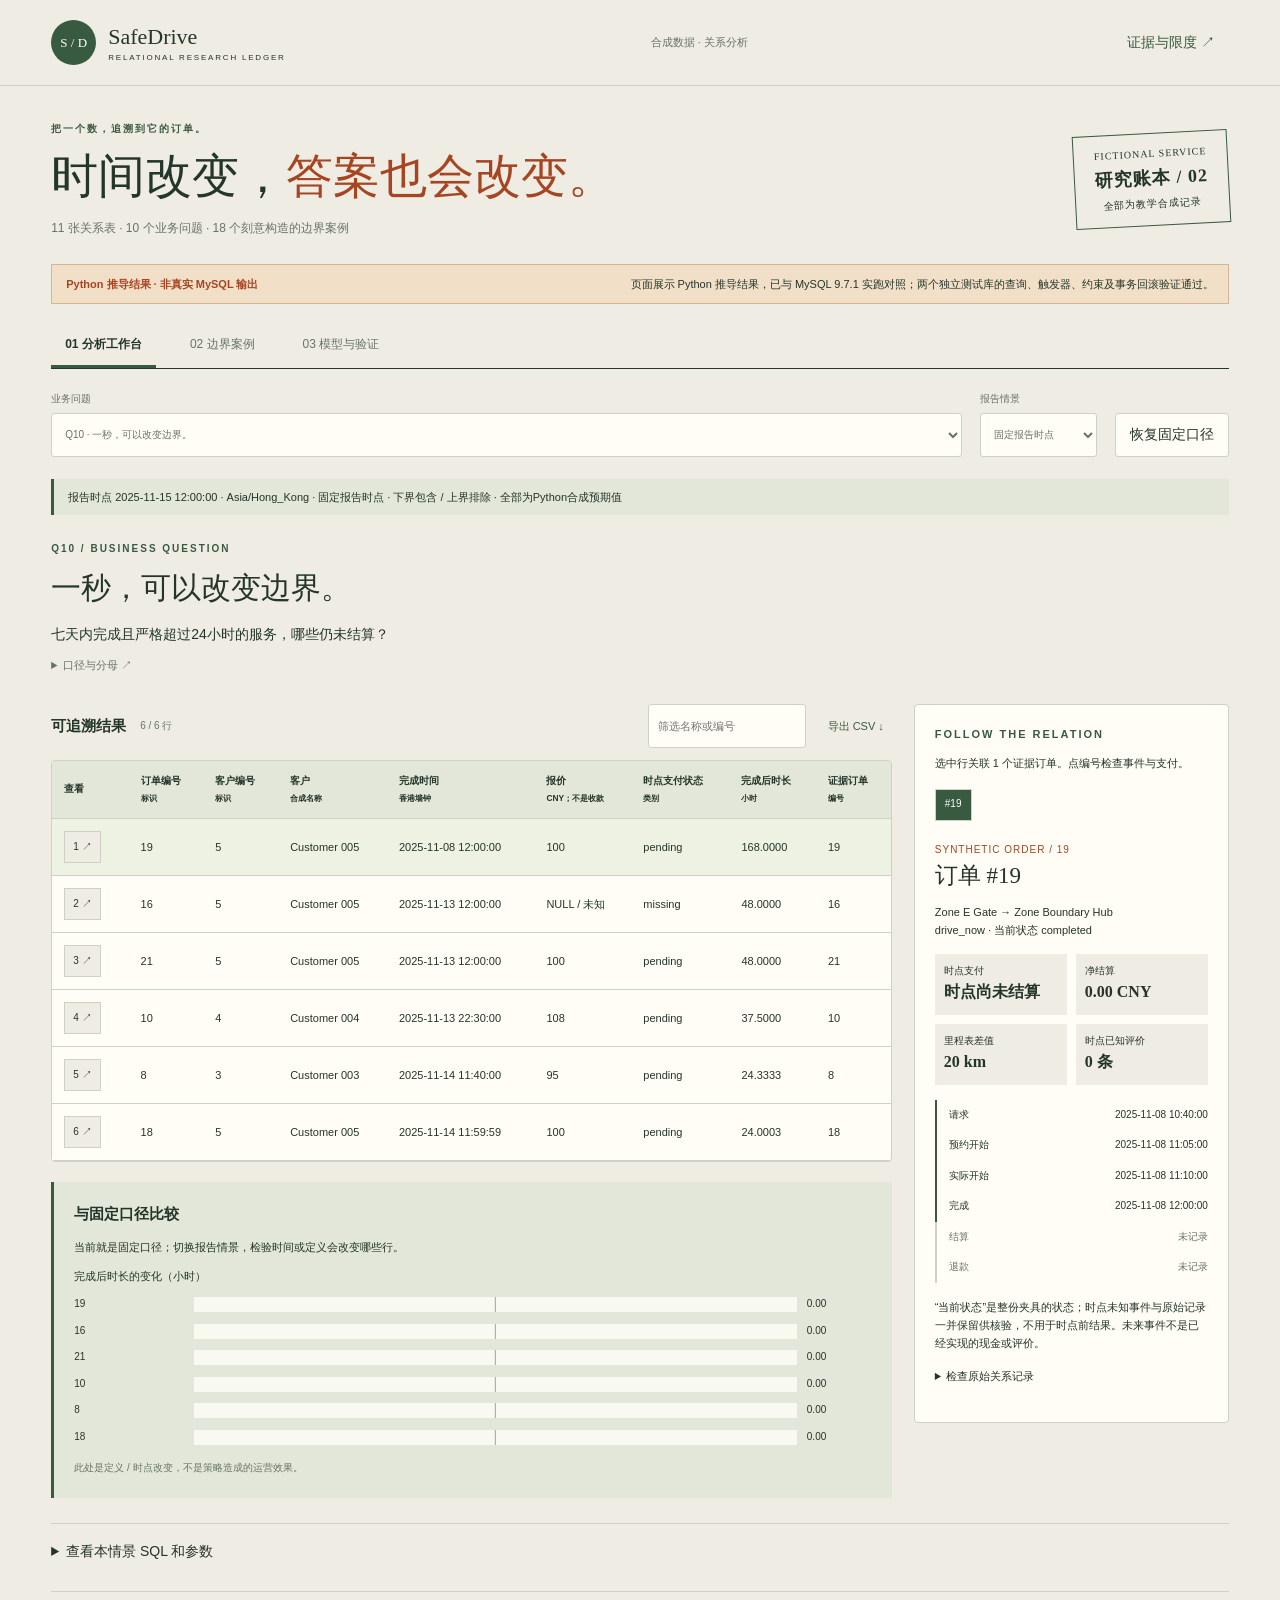
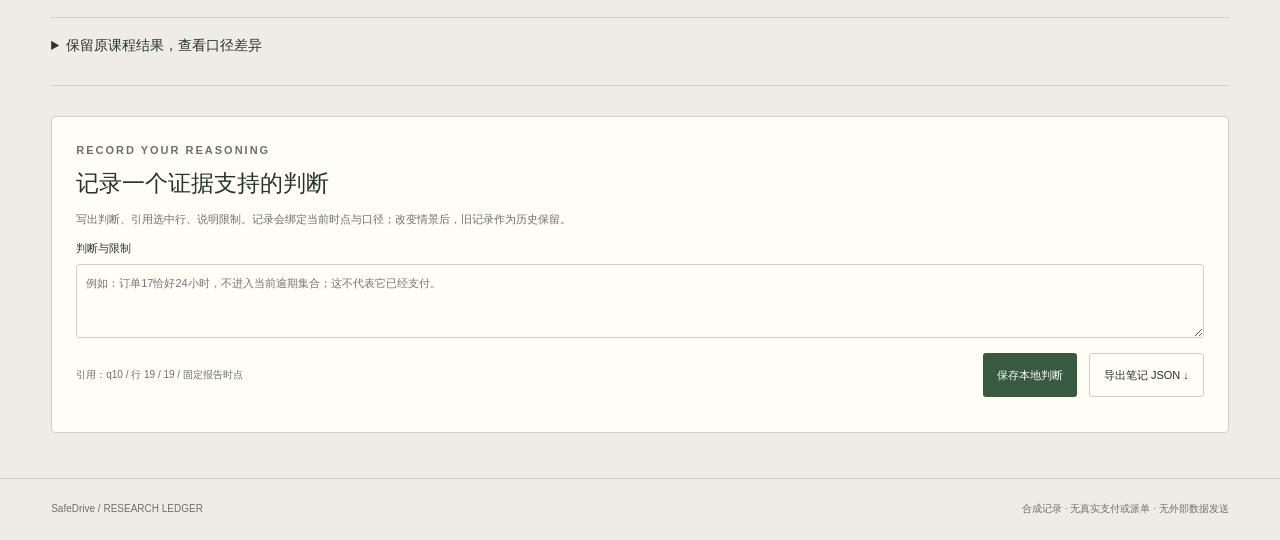
<file: research-ledger/web/index.html>
<!doctype html><html lang="zh-CN"><head><meta charset="utf-8"><meta name="viewport" content="width=device-width,initial-scale=1"><meta name="description" content="SafeDrive 合成数据关系分析读物：改变时点、追踪订单证据、检验业务口径。"><title>SafeDrive · 研究账本</title><link rel="stylesheet" href="styles.css"><script src="app.js" defer></script></head><body>
<a class="skip" href="#workspace">跳到分析工作区</a><header><a class="brand" href="./reader.html"><span class="mark">S / D</span><span>SafeDrive<small>RELATIONAL RESEARCH LEDGER</small></span></a><span class="tag">合成数据 · 关系分析</span><button id="about" class="quiet">证据与限度 ↗</button></header>
<main><div class="intro"><div><p class="eyebrow">把一个数，追溯到它的订单。</p><h1>时间改变，<em>答案也会改变。</em></h1><p>11 张关系表 · 10 个业务问题 · 18 个刻意构造的边界案例</p></div><div class="stamp">FICTIONAL SERVICE<br><strong>研究账本 / 02</strong><small>全部为教学合成记录</small></div></div>
<div class="warning"><strong>Python 推导结果 · 非真实 MySQL 输出</strong><span>页面展示 Python 推导结果，已与 MySQL 9.7.1 实跑对照；两个独立测试库的查询、触发器、约束及事务回滚验证通过。</span></div>
<nav aria-label="账本视图"><button data-view="analysis" class="active" aria-current="page">01 分析工作台</button><button data-view="boundaries">02 边界案例</button><button data-view="evidence">03 模型与验证</button></nav>
<div id="load-state" role="status">正在读取合成研究账本…</div><div id="workspace" hidden>
<section id="view-analysis"><div class="controls"><label>业务问题<select id="query"></select></label><label>报告情景<select id="preset"></select></label><button id="reset" class="outline">恢复固定口径</button></div><div id="clock-note" class="clock-note"></div>
<div class="question-head"><p class="eyebrow" id="query-number"></p><h2 id="query-title"></h2><p id="query-question"></p><details class="contract-help"><summary>口径与分母 ↗</summary><p id="query-contract" class="contract"></p></details></div>
<div class="analysis-grid"><div class="results-area"><div class="result-heading"><h3>可追溯结果</h3><span id="row-count"></span><label class="search-label"><span class="sr-only">筛选结果</span><input id="search" placeholder="筛选名称或编号"></label><button id="export-rows" class="quiet">导出 CSV ↓</button></div><div id="results-table" class="table-scroll"></div><div class="delta"><h3>与固定口径比较</h3><p id="delta-note"></p><div id="delta-chart"></div><small>此处是定义 / 时点改变，不是策略造成的运营效果。</small></div></div><aside id="row-evidence" class="row-evidence" aria-label="选中结果的原始证据"></aside></div>
<details class="sql-panel"><summary>查看本情景 SQL 和参数</summary><p>以下 SQL 来自当前候选源码。页面没有连接数据库；它不会执行 SQL。</p><pre id="query-sql"></pre><button id="export-sql" class="outline">导出本情景 SQL ↓</button></details>
<details class="legacy"><summary>保留原课程结果，查看口径差异</summary><p>原 TSV 保持不变；新夹具增加边界记录并改变口径，两者不能直接当作业务增长率。</p><pre id="legacy-result"></pre></details>
<form id="conclusion-form" class="conclusion"><div><p class="eyebrow">RECORD YOUR REASONING</p><h3>记录一个证据支持的判断</h3><p>写出判断、引用选中行、说明限制。记录会绑定当前时点与口径；改变情景后，旧记录作为历史保留。</p></div><label>判断与限制<textarea id="conclusion-text" rows="3" maxlength="2000" placeholder="例如：订单17恰好24小时，不进入当前逾期集合；这不代表它已经支付。" required></textarea></label><div class="conclusion-actions"><span id="citation"></span><button type="submit" class="primary">保存本地判断</button><button id="export-notes" type="button" class="outline">导出笔记 JSON ↓</button></div><p id="note-status" role="status"></p><div id="note-history"></div></form>
</section>
<section id="view-boundaries" hidden><div class="section-head"><p class="eyebrow">ONE SECOND / ONE DENOMINATOR</p><h2>先看反例，再解释数字。</h2><p>每张卡都能打开关联订单。案例用于检验定义，没有真实用户或运营成绩。</p></div><div id="boundary-list" class="boundary-list"></div><article id="boundary-detail" class="boundary-detail" aria-label="选中边界订单详情"></article></section>
<section id="view-evidence" hidden><div class="section-head"><p class="eyebrow">TRACEABILITY BEFORE CLAIMS</p><h2>结果的身份，要讲清楚。</h2></div><div class="evidence-grid"><article><h3>什么已经验证</h3><p>独立 Python oracle 读取33个合成订单；18项测试覆盖18边界案例、重复事件分母、退款与现金时点、评价覆盖、车辆关系和数据库拒绝覆盖保护。另有32个纯数据约束接受/拒绝案例；新增成功服务、结算/退款和关联事件时间约束，SQL探针已在 MySQL 9.7.1 实跑通过。CHECK 字段引用检查修复了 Payment 表误引用保管字段的问题。</p></article><article><h3>什么仍然未知</h3><p>MySQL 9.7.1 建表、十查询、六组参数探针、触发器变更、约束拒绝及回滚已通过；其他引擎版本、并发与负载未验证。桌面主要流程已检查，手机适配仍需验证。页面生成成功不证明用户体验或学习效果。</p></article><article><h3>时间与钱</h3><p>固定时点 2025-11-15 12:00:00，Asia/Hong_Kong 墙钟，SQL +08:00。一般窗口下界包含、上界排除。CNY 为夹具约定；正净额购买、服务队列净结算和现金窗口分别呈现。一单至多一次结算和一次退款。</p></article><article><h3>关系与空值</h3><p>11实体包括客户、品牌型号、车辆、订单、司机、派单、评价、支付、事件、保管、报销。一个订单至多一个成功派单；失败尝试不重复归属收入。里程为里程表差值；0是已测零，NULL是未知。当前会员等级不支持历史VIP推断。</p></article></div>
<details open><summary>关系路径：防止一对多放大</summary><div class="relation-map"><div>客户 → 车辆 → 订单</div><div>订单 → 唯一成功派单 → 司机 / 评价</div><div>订单 → 单一支付 + 可多条事件</div><div>派单 → 可多条保管 / 报销</div></div><p>v_order_evidence 保持一行一订单；事件、保管在自己的查询内按正确单位聚合。关系图是教学结构，不是实际派单、支付或风控系统。</p></details>
<details><summary>字段字典：单位和语义</summary><div id="dictionary" class="table-scroll"></div></details><div class="downloads"><a href="data/reader.json" download>合成读物数据 JSON ↓</a><a href="../data/fixtures.json" download>原始合成夹具 JSON ↓</a><a href="../evidence/verification.json" download>当前源码验证状态 JSON ↓</a><a href="../evidence/mysql-verification.json" download>MySQL 状态 JSON ↓</a></div><p id="provenance" class="provenance"></p><p class="small">原工程、基线SQL、TSV和素材保留。新增CSV均来自Python预期值，未来真实SQL输出保存到独立 results/，绝不混用。</p></section>
</div></main><footer><span>SafeDrive / RESEARCH LEDGER</span><span>合成记录 · 无真实支付或派单 · 无外部数据发送</span></footer></body></html>
</file>
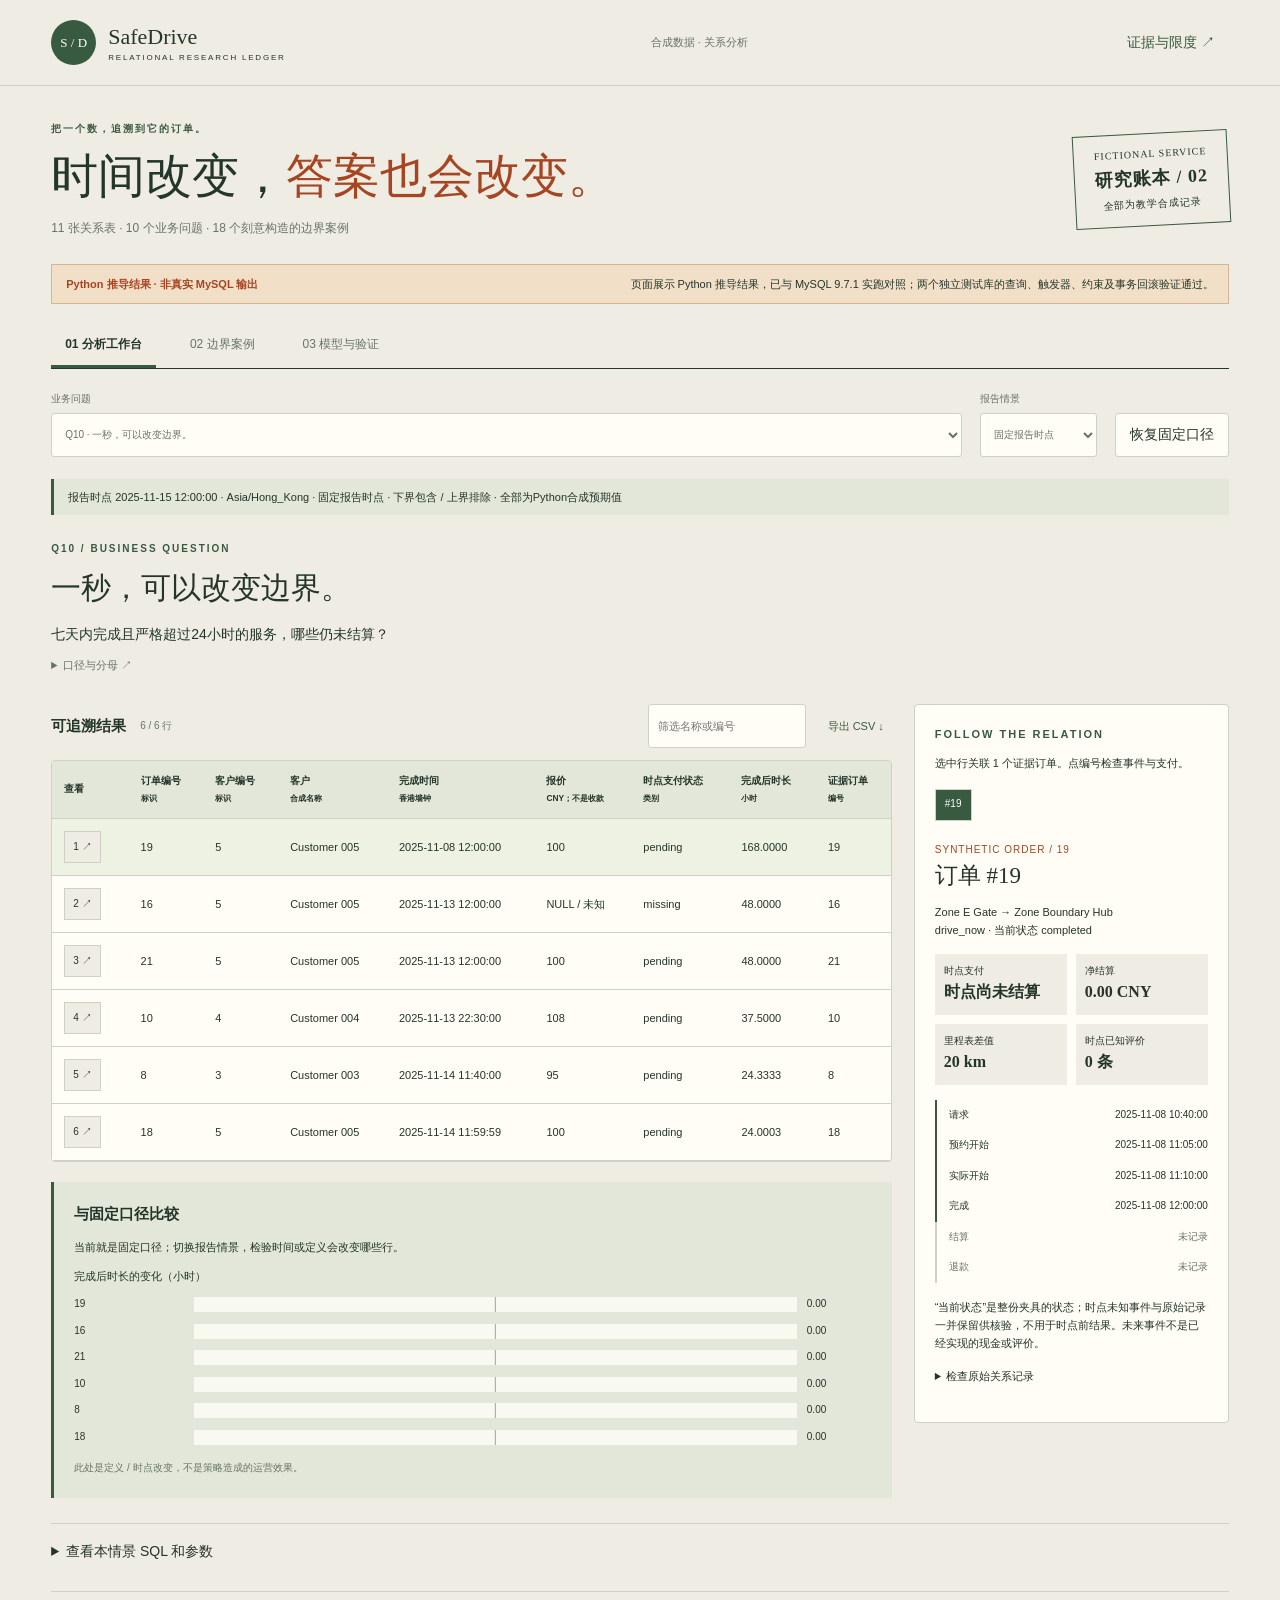
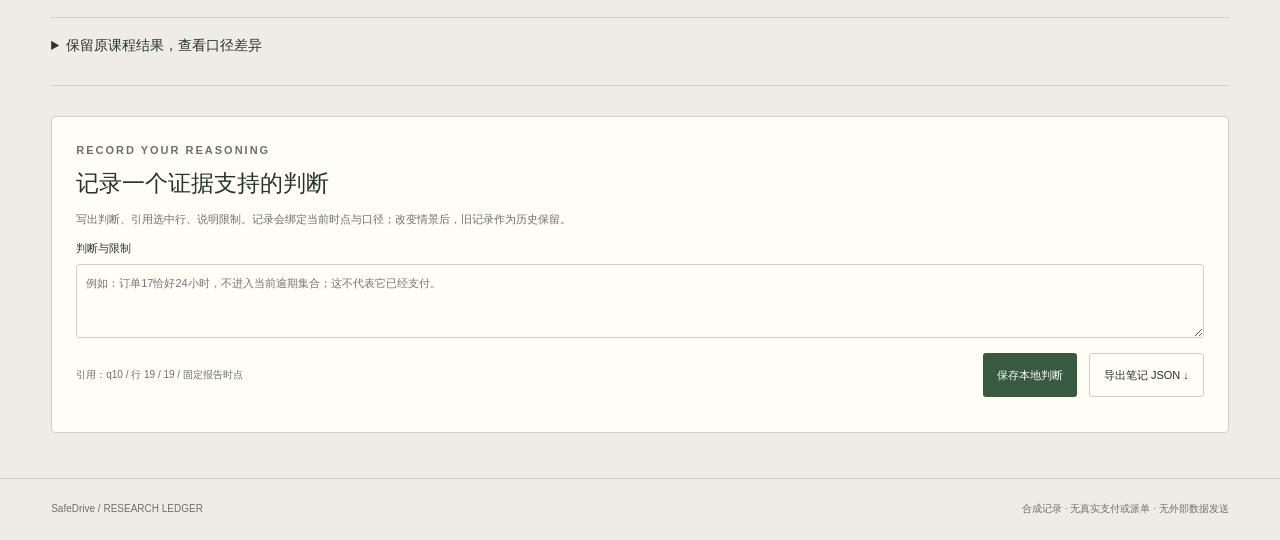
<file: research-ledger/web/reader.html>
<!doctype html><html lang="zh-CN"><head><meta charset="utf-8"><meta name="viewport" content="width=device-width,initial-scale=1"><meta name="description" content="SafeDrive 合成数据关系分析读物：改变时点、追踪订单证据、检验业务口径。"><title>SafeDrive · 研究账本</title><style>:root{--paper:#efece3;--page:#fffdf5;--ink:#243529;--muted:#687368;--line:#ccd2c5;--green:#385a40;--rust:#a64522;--pale:#e3e7d9}*{box-sizing:border-box}body{margin:0;background:var(--paper);color:var(--ink);font:14px/1.65 "Avenir Next","PingFang SC",sans-serif}button,input,select,textarea{font:inherit;color:inherit}button{cursor:pointer;border:0;background:none;min-height:44px;padding:9px 14px}button:hover{background:var(--pale)}a{color:var(--green);text-underline-offset:4px}button:focus-visible,input:focus-visible,select:focus-visible,textarea:focus-visible,a:focus-visible,summary:focus-visible{outline:3px solid var(--rust);outline-offset:3px}[hidden]{display:none!important}.skip{position:fixed;top:-60px;background:var(--page);padding:12px;z-index:5}.skip:focus{top:0}.sr-only{position:absolute;clip-path:inset(50%);width:1px;height:1px;overflow:hidden}header{padding:20px 4vw;border-bottom:1px solid var(--line);display:flex;justify-content:space-between;align-items:center;gap:14px}.brand{display:flex;gap:12px;align-items:center;font:22px Georgia,serif;text-decoration:none;color:var(--ink)}.brand small{display:block;font:8px "Avenir Next",sans-serif;letter-spacing:1.8px;margin-top:3px}.mark{font:13px Georgia,serif;display:grid;place-content:center;background:var(--green);color:white;min-width:45px;height:45px;border-radius:50%}.tag{font-size:11px;color:var(--muted)}main{max-width:1450px;padding:0 4vw;margin:auto}.intro{display:flex;justify-content:space-between;align-items:center;padding:35px 0 25px}.eyebrow{color:var(--green);font-size:10px;letter-spacing:2px;font-weight:700;margin:0 0 8px}h1{font:clamp(30px,3.7vw,49px)/1.3 "Songti SC",Georgia,serif;margin:0 0 12px}h1 em{font-style:normal;color:var(--rust)}.intro p:last-child{margin:0;color:var(--muted);font-size:12px}.stamp{border:1px solid var(--green);padding:14px 20px;transform:rotate(-3deg);font:10px Georgia,serif;letter-spacing:1px;text-align:center}.stamp strong{display:block;font-size:18px;margin:7px 0}.stamp small{font:10px "PingFang SC",sans-serif}.warning{display:flex;justify-content:space-between;gap:18px;background:#f2dfc8;border:1px solid #d5b591;padding:10px 14px;font-size:11px}.warning strong{color:var(--rust)}nav{display:flex;gap:20px;border-bottom:1px solid var(--ink);margin-top:20px}nav button{font-size:12px;border-bottom:3px solid transparent;color:var(--muted)}nav .active{border-color:var(--green);font-weight:700;color:var(--ink)}#load-state{padding:40px 0}.controls{display:flex;gap:18px;align-items:end;padding:22px 0}.controls label{display:grid;gap:5px;font-size:10px;color:var(--muted)}.controls label:first-child{flex:1}.controls select{width:100%}select,input,textarea{background:var(--page);border:1px solid var(--line);border-radius:3px;padding:9px;min-height:44px;max-width:100%}input,select,button,summary{touch-action:manipulation}.outline{border:1px solid var(--line);background:var(--page);border-radius:3px}.primary{background:var(--green);color:white;border-radius:3px}.primary:hover{background:#284630}.quiet{color:var(--green)}.clock-note{background:var(--pale);border-left:3px solid var(--green);padding:9px 14px;font-size:11px}.question-head{margin:26px 0 20px}.question-head h2,.section-head h2{font:30px/1.4 "Songti SC",Georgia,serif;margin:0 0 10px}.question-head>p{margin-bottom:10px}.contract{font-size:12px;color:var(--muted);max-width:950px}.analysis-grid{display:grid;grid-template-columns:minmax(0,1fr) 315px;gap:22px}.results-area{min-width:0}.result-heading{display:flex;align-items:center;gap:14px;padding:0 0 12px}.result-heading h3{margin:0;font-size:15px}.result-heading span{font-size:10px;color:var(--muted)}.search-label{margin-left:auto;min-width:0}.search-label input{font-size:11px;max-width:180px}.result-heading button{font-size:11px;padding:8px}.table-scroll{overflow:auto;background:var(--page);border:1px solid var(--line);border-radius:4px}table{border-collapse:collapse;white-space:nowrap;width:100%;text-align:left;font-size:11px}th,td{padding:12px;border-bottom:1px solid var(--line)}th{background:var(--pale);font-size:10px}td button{font-size:10px;min-height:32px;padding:4px 8px;border:1px solid var(--line);background:var(--paper);margin-right:5px}.selected-row{background:#eef2e3}.result-index{position:sticky;left:0;background:var(--page);z-index:1}.selected-row .result-index{background:#eef2e3}.row-evidence{background:var(--page);border:1px solid var(--line);border-radius:4px;padding:20px;align-self:start;min-width:0}.row-evidence h3{font:23px "Songti SC",serif;margin:0 0 12px}.row-evidence p{font-size:11px}.order-buttons{display:flex;flex-wrap:wrap;gap:6px;margin:16px 0}.order-buttons button{border:1px solid var(--line);font-size:10px;min-height:32px;padding:5px 9px}.order-buttons .chosen{background:var(--green);color:white}.artifact-label{color:var(--rust);font-size:10px;letter-spacing:1px}.event-line{list-style:none;margin:15px 0;padding:0}.event-line li{border-left:2px solid var(--line);padding:7px 0 7px 12px;font-size:10px;display:flex;justify-content:space-between;gap:8px}.event-line .known{border-color:var(--green)}.event-line .unknown{color:var(--muted)}.facts{display:grid;grid-template-columns:1fr 1fr;gap:9px;margin:15px 0}.facts div{background:var(--paper);padding:9px;font-size:10px}.facts strong{display:block;font-size:16px;font-family:Georgia,serif}.raw-evidence{margin-top:15px}.raw-evidence summary{font-size:11px}.raw-evidence pre{font-size:9px}.delta{padding:20px;margin-top:20px;background:var(--pale);border-left:3px solid var(--green)}.delta h3{font-size:15px;margin:0 0 8px}.delta p{font-size:11px}.delta small{font-size:10px;color:var(--muted)}.delta-row{display:grid;grid-template-columns:110px minmax(0,1fr) 65px;gap:10px;align-items:center;font-size:10px;margin:10px 0}.delta-row svg{height:15px;width:100%;background:#f8faf2}.sql-panel,.legacy{border-block:1px solid var(--line);padding:16px 0;margin-top:25px}.sql-panel p,.legacy p{font-size:11px;color:var(--muted)}summary{cursor:pointer;min-height:35px}pre{overflow:auto;white-space:pre;max-height:470px;background:#243529;color:#e3ebd6;padding:18px;border-radius:4px;font:11px/1.7 Menlo,monospace}.conclusion{margin:30px 0;background:var(--page);border:1px solid var(--line);border-radius:4px;padding:24px}.conclusion h3{font:23px "Songti SC",serif;margin:0 0 10px}.conclusion p{font-size:11px;color:var(--muted)}.conclusion label{display:grid;gap:7px;font-size:11px}.conclusion-actions{display:flex;align-items:center;gap:12px;margin-top:15px}.conclusion-actions span{font-size:10px;color:var(--muted);margin-right:auto}.conclusion-actions button{font-size:11px}#note-status{color:var(--rust)}.history-note{border-top:1px solid var(--line);padding:12px 0;font-size:11px}.history-note p{white-space:pre-wrap;word-break:break-word}.history-note small{font-size:10px}.section-head{margin:30px 0 24px}.section-head>p:last-child{color:var(--muted);font-size:12px}.boundary-list{display:grid;grid-template-columns:repeat(3,1fr);gap:15px}.boundary-card{text-align:left;background:var(--page);border:1px solid var(--line);border-radius:4px;padding:18px;display:block;min-height:140px}.boundary-card span{font:26px Georgia,serif;color:var(--rust)}.boundary-card h3{font-size:14px;margin:8px 0}.boundary-card p{font-size:11px;color:var(--muted);margin:0}.boundary-card[aria-pressed=true]{outline:2px solid var(--green)}.boundary-detail{margin:24px 0;padding:24px;background:var(--page);border:1px solid var(--line)}.boundary-detail h3{font:26px "Songti SC",serif}.boundary-detail .event-line{max-width:500px}.boundary-detail .raw-evidence{max-width:800px}.evidence-grid{display:grid;grid-template-columns:1fr 1fr;gap:30px;margin-bottom:30px}.evidence-grid h3{font:25px "Songti SC",serif;margin:0 0 15px}.evidence-grid p{font-size:13px}.relation-map{display:grid;grid-template-columns:1fr 1fr;gap:10px;margin:15px 0}.relation-map div{padding:15px;background:var(--pale);font-size:12px}#view-evidence>details{padding:15px 0;border-top:1px solid var(--line)}#view-evidence>details>p{font-size:11px;color:var(--muted)}.downloads{display:flex;flex-wrap:wrap;gap:20px;font-size:11px;margin:25px 0}.provenance,.small{font-size:10px;word-break:break-word;color:var(--muted)}footer{border-top:1px solid var(--line);padding:22px 4vw;margin-top:45px;display:flex;justify-content:space-between;gap:20px;font-size:10px;color:var(--muted)}
@media(max-width:1050px){.analysis-grid{grid-template-columns:minmax(0,1fr) 270px}.controls{flex-wrap:wrap}.boundary-list{grid-template-columns:1fr 1fr}.stamp{display:none}.warning{flex-direction:column;gap:3px}}
@media(max-width:650px){body{font-size:13px}header{padding:12px 16px;gap:8px}.brand{font-size:18px;gap:7px}.mark{min-width:34px;height:34px;font-size:10px}.brand small{font-size:6px;letter-spacing:1px}.tag{font-size:8px}header .quiet{font-size:10px;padding:5px}main{padding:0 16px}.intro{padding:18px 0 14px}.intro h1{font-size:28px;margin-bottom:8px}.eyebrow{font-size:8px}.intro p:last-child{font-size:10px}.warning{padding:8px 10px;font-size:9px}nav{gap:0;justify-content:space-between;margin-top:12px}nav button{font-size:10px;padding:8px 4px}.controls{gap:8px;padding:14px 0}.controls label:first-child{flex-basis:100%}.controls label{flex:1;font-size:9px}.controls select{font-size:11px;padding:8px}.controls button{font-size:10px;padding:6px 9px}.clock-note{font-size:9px;padding:7px 10px}.question-head{margin:17px 0 14px}.question-head h2,.section-head h2{font-size:25px}.question-head>p{font-size:11px;margin-bottom:7px}.question-head .contract{font-size:10px}.analysis-grid{grid-template-columns:1fr}.result-heading{flex-wrap:wrap;gap:8px;padding-bottom:9px}.result-heading h3{font-size:13px}.search-label{order:4;flex-basis:100%}.search-label input{max-width:none;width:100%;min-height:37px}.result-heading button{margin-left:auto}.row-evidence{padding:17px}.event-line li{font-size:10px}.delta{padding:15px}.delta-row{grid-template-columns:80px minmax(0,1fr) 50px;gap:7px;font-size:9px}.conclusion{padding:17px}.conclusion-actions{flex-wrap:wrap;gap:9px}.conclusion-actions span{width:100%}.conclusion-actions button{font-size:10px}.boundary-list{grid-template-columns:1fr}.boundary-card{min-height:110px;padding:15px}.boundary-card span{font-size:22px}.boundary-card h3{margin:5px 0}.boundary-detail{padding:16px}.evidence-grid{grid-template-columns:1fr;gap:20px}.relation-map{grid-template-columns:1fr}.downloads{gap:15px}footer{padding:18px 16px;flex-wrap:wrap;font-size:9px}pre{font-size:9px;padding:12px}.sql-panel,.legacy{font-size:12px}}
@media(prefers-reduced-motion:reduce){*,*::before,*::after{animation:none!important;transition:none!important;scroll-behavior:auto!important}}

.mobile-results{display:none}.contract-help{font-size:11px;color:var(--muted)}.contract-help summary{min-height:28px}
@media(max-width:650px){.intro{padding:9px 0}.intro h1{font-size:22px;margin:0}.intro .eyebrow,.intro p:last-child{display:none}.question-head h2{font-size:22px}.mobile-results{display:block}.desktop-results{display:none}.mobile-row{display:flex;align-items:center;justify-content:space-between;gap:10px;padding:12px;border-bottom:1px solid var(--line);font-size:11px}.mobile-row strong{display:block;font:18px Georgia,serif}.mobile-row span,.mobile-row small{display:block}.mobile-row small{font-size:9px;color:var(--muted)}.mobile-row button{font-size:10px;padding:6px 9px}.search-label{order:initial;flex-basis:auto;max-width:110px}.search-label input{min-height:32px;padding:5px;font-size:9px}.result-heading button{min-height:32px;font-size:9px;padding:5px}.contract-help{font-size:10px}}
</style></head><body>
<a class="skip" href="#workspace">跳到分析工作区</a><header><a class="brand" href="./reader.html"><span class="mark">S / D</span><span>SafeDrive<small>RELATIONAL RESEARCH LEDGER</small></span></a><span class="tag">合成数据 · 关系分析</span><button id="about" class="quiet">证据与限度 ↗</button></header>
<main><div class="intro"><div><p class="eyebrow">把一个数，追溯到它的订单。</p><h1>时间改变，<em>答案也会改变。</em></h1><p>11 张关系表 · 10 个业务问题 · 18 个刻意构造的边界案例</p></div><div class="stamp">FICTIONAL SERVICE<br><strong>研究账本 / 02</strong><small>全部为教学合成记录</small></div></div>
<div class="warning"><strong>Python 推导结果 · 非真实 MySQL 输出</strong><span>页面展示 Python 推导结果，已与 MySQL 9.7.1 实跑对照；两个独立测试库的查询、触发器、约束及事务回滚验证通过。</span></div>
<nav aria-label="账本视图"><button data-view="analysis" class="active" aria-current="page">01 分析工作台</button><button data-view="boundaries">02 边界案例</button><button data-view="evidence">03 模型与验证</button></nav>
<div id="load-state" role="status">正在读取合成研究账本…</div><div id="workspace" hidden>
<section id="view-analysis"><div class="controls"><label>业务问题<select id="query"></select></label><label>报告情景<select id="preset"></select></label><button id="reset" class="outline">恢复固定口径</button></div><div id="clock-note" class="clock-note"></div>
<div class="question-head"><p class="eyebrow" id="query-number"></p><h2 id="query-title"></h2><p id="query-question"></p><details class="contract-help"><summary>口径与分母 ↗</summary><p id="query-contract" class="contract"></p></details></div>
<div class="analysis-grid"><div class="results-area"><div class="result-heading"><h3>可追溯结果</h3><span id="row-count"></span><label class="search-label"><span class="sr-only">筛选结果</span><input id="search" placeholder="筛选名称或编号"></label><button id="export-rows" class="quiet">导出 CSV ↓</button></div><div id="results-table" class="table-scroll"></div><div class="delta"><h3>与固定口径比较</h3><p id="delta-note"></p><div id="delta-chart"></div><small>此处是定义 / 时点改变，不是策略造成的运营效果。</small></div></div><aside id="row-evidence" class="row-evidence" aria-label="选中结果的原始证据"></aside></div>
<details class="sql-panel"><summary>查看本情景 SQL 和参数</summary><p>以下 SQL 来自当前候选源码。页面没有连接数据库；它不会执行 SQL。</p><pre id="query-sql"></pre><button id="export-sql" class="outline">导出本情景 SQL ↓</button></details>
<details class="legacy"><summary>保留原课程结果，查看口径差异</summary><p>原 TSV 保持不变；新夹具增加边界记录并改变口径，两者不能直接当作业务增长率。</p><pre id="legacy-result"></pre></details>
<form id="conclusion-form" class="conclusion"><div><p class="eyebrow">RECORD YOUR REASONING</p><h3>记录一个证据支持的判断</h3><p>写出判断、引用选中行、说明限制。记录会绑定当前时点与口径；改变情景后，旧记录作为历史保留。</p></div><label>判断与限制<textarea id="conclusion-text" rows="3" maxlength="2000" placeholder="例如：订单17恰好24小时，不进入当前逾期集合；这不代表它已经支付。" required></textarea></label><div class="conclusion-actions"><span id="citation"></span><button type="submit" class="primary">保存本地判断</button><button id="export-notes" type="button" class="outline">导出笔记 JSON ↓</button></div><p id="note-status" role="status"></p><div id="note-history"></div></form>
</section>
<section id="view-boundaries" hidden><div class="section-head"><p class="eyebrow">ONE SECOND / ONE DENOMINATOR</p><h2>先看反例，再解释数字。</h2><p>每张卡都能打开关联订单。案例用于检验定义，没有真实用户或运营成绩。</p></div><div id="boundary-list" class="boundary-list"></div><article id="boundary-detail" class="boundary-detail" aria-label="选中边界订单详情"></article></section>
<section id="view-evidence" hidden><div class="section-head"><p class="eyebrow">TRACEABILITY BEFORE CLAIMS</p><h2>结果的身份，要讲清楚。</h2></div><div class="evidence-grid"><article><h3>什么已经验证</h3><p>独立 Python oracle 读取33个合成订单；18项测试覆盖18边界案例、重复事件分母、退款与现金时点、评价覆盖、车辆关系和数据库拒绝覆盖保护。另有32个纯数据约束接受/拒绝案例；新增成功服务、结算/退款和关联事件时间约束，SQL探针已在 MySQL 9.7.1 实跑通过。CHECK 字段引用检查修复了 Payment 表误引用保管字段的问题。</p></article><article><h3>什么仍然未知</h3><p>MySQL 9.7.1 建表、十查询、六组参数探针、触发器变更、约束拒绝及回滚已通过；其他引擎版本、并发与负载未验证。桌面主要流程已检查，手机适配仍需验证。页面生成成功不证明用户体验或学习效果。</p></article><article><h3>时间与钱</h3><p>固定时点 2025-11-15 12:00:00，Asia/Hong_Kong 墙钟，SQL +08:00。一般窗口下界包含、上界排除。CNY 为夹具约定；正净额购买、服务队列净结算和现金窗口分别呈现。一单至多一次结算和一次退款。</p></article><article><h3>关系与空值</h3><p>11实体包括客户、品牌型号、车辆、订单、司机、派单、评价、支付、事件、保管、报销。一个订单至多一个成功派单；失败尝试不重复归属收入。里程为里程表差值；0是已测零，NULL是未知。当前会员等级不支持历史VIP推断。</p></article></div>
<details open><summary>关系路径：防止一对多放大</summary><div class="relation-map"><div>客户 → 车辆 → 订单</div><div>订单 → 唯一成功派单 → 司机 / 评价</div><div>订单 → 单一支付 + 可多条事件</div><div>派单 → 可多条保管 / 报销</div></div><p>v_order_evidence 保持一行一订单；事件、保管在自己的查询内按正确单位聚合。关系图是教学结构，不是实际派单、支付或风控系统。</p></details>
<details><summary>字段字典：单位和语义</summary><div id="dictionary" class="table-scroll"></div></details><div class="downloads"><a href="data/reader.json" download>合成读物数据 JSON ↓</a><a href="../data/fixtures.json" download>原始合成夹具 JSON ↓</a><a href="../evidence/verification.json" download>当前源码验证状态 JSON ↓</a><a href="../evidence/mysql-verification.json" download>MySQL 状态 JSON ↓</a></div><p id="provenance" class="provenance"></p><p class="small">原工程、基线SQL、TSV和素材保留。新增CSV均来自Python预期值，未来真实SQL输出保存到独立 results/，绝不混用。</p></section>
</div></main><footer><span>SafeDrive / RESEARCH LEDGER</span><span>合成记录 · 无真实支付或派单 · 无外部数据发送</span></footer><script type="application/json" id="reader-data">{"schema":1,"status":"synthetic_python_oracle","mysql_status":"passed: MySQL 9.7.1; two fresh schemas; ten queries and six parameter probes per run","fixture":{"meta":{"dataset":"synthetic-boundaries-v2","synthetic":true,"as_of":"2025-11-15 12:00:00","timezone":"Asia/Hong_Kong","currency":"CNY","distance_unit":"km","origin":"coursework fixture plus deliberately constructed counterexamples","limitations":["No real customer or operating data.","A single settlement and at most one refund event per order.","Current membership tier; no historical tier inference."]},"tables":{"Customer":[{"customer_id":1,"name":"Customer 001","phone":"555-0101","license_number":"TEST-CUST-001","membership_tier":"VIP"},{"customer_id":2,"name":"Customer 002","phone":"555-0102","license_number":"TEST-CUST-002","membership_tier":"normal"},{"customer_id":3,"name":"Customer 003","phone":"555-0103","license_number":"TEST-CUST-003","membership_tier":"corporate"},{"customer_id":4,"name":"Customer 004","phone":"555-0104","license_number":"TEST-CUST-004","membership_tier":"VIP"},{"customer_id":5,"name":"Customer 005","phone":"555-0105","license_number":"TEST-CUST-005","membership_tier":"normal"},{"customer_id":6,"name":"Customer 006","phone":"555-0106","license_number":"TEST-CUST-006","membership_tier":"corporate"}],"Brandmodel":[{"id":1,"name":"Brand Alpha","parent_id":null},{"id":2,"name":"Brand Beta","parent_id":null},{"id":3,"name":"Brand Gamma","parent_id":null},{"id":4,"name":"Model Alpha One","parent_id":1},{"id":5,"name":"Model Alpha Two","parent_id":1},{"id":6,"name":"Model Beta One","parent_id":2},{"id":7,"name":"Model Beta Two","parent_id":2},{"id":8,"name":"Model Gamma One","parent_id":3},{"id":9,"name":"Model Gamma Empty","parent_id":3}],"Vehicle":[{"vehicle_id":1,"customer_id":1,"plate_no":"TEST-PLATE-001","model_id":4,"year":2021,"color":"Silver","insurance":"TEST-POLICY-001","registered_at":"2025-01-01 00:00:00"},{"vehicle_id":2,"customer_id":1,"plate_no":"TEST-PLATE-002","model_id":5,"year":2022,"color":"Blue","insurance":"TEST-POLICY-002","registered_at":"2025-01-01 00:00:00"},{"vehicle_id":3,"customer_id":2,"plate_no":"TEST-PLATE-003","model_id":6,"year":2020,"color":"Gray","insurance":"TEST-POLICY-003","registered_at":"2025-01-01 00:00:00"},{"vehicle_id":4,"customer_id":2,"plate_no":"TEST-PLATE-004","model_id":7,"year":2019,"color":"White","insurance":"TEST-POLICY-004","registered_at":"2025-01-01 00:00:00"},{"vehicle_id":5,"customer_id":3,"plate_no":"TEST-PLATE-005","model_id":8,"year":2023,"color":"Black","insurance":"TEST-POLICY-005","registered_at":"2025-01-01 00:00:00"},{"vehicle_id":6,"customer_id":4,"plate_no":"TEST-PLATE-006","model_id":4,"year":2021,"color":"Red","insurance":"TEST-POLICY-006","registered_at":"2025-01-01 00:00:00"},{"vehicle_id":7,"customer_id":5,"plate_no":"TEST-PLATE-007","model_id":5,"year":2020,"color":"White","insurance":"TEST-POLICY-007","registered_at":"2025-01-01 00:00:00"},{"vehicle_id":8,"customer_id":6,"plate_no":"TEST-PLATE-008","model_id":6,"year":2022,"color":"Green","insurance":"TEST-POLICY-008","registered_at":"2025-01-01 00:00:00"}],"Driver":[{"driver_id":1,"name":"Driver 001","phone":"555-0107","cert_id":"TEST-LIC-001","status":"active","avg_rating":null,"rating_count":0,"rating_sum":0},{"driver_id":2,"name":"Driver 002","phone":"555-0108","cert_id":"TEST-LIC-002","status":"active","avg_rating":null,"rating_count":0,"rating_sum":0},{"driver_id":3,"name":"Driver 003","phone":"555-0109","cert_id":"TEST-LIC-003","status":"active","avg_rating":null,"rating_count":0,"rating_sum":0},{"driver_id":4,"name":"Driver 004","phone":"555-0110","cert_id":"TEST-LIC-004","status":"active","avg_rating":null,"rating_count":0,"rating_sum":0},{"driver_id":5,"name":"Driver 005","phone":"555-0111","cert_id":"TEST-LIC-005","status":"active","avg_rating":null,"rating_count":0,"rating_sum":0},{"driver_id":6,"name":"Driver 006","phone":"555-0112","cert_id":"TEST-LIC-006","status":"active","avg_rating":null,"rating_count":0,"rating_sum":0},{"driver_id":7,"name":"Driver 007","phone":"555-0113","cert_id":"TEST-LIC-007","status":"active","avg_rating":null,"rating_count":0,"rating_sum":0}],"order":[{"order_id":1,"customer_id":1,"vehicle_id":1,"pickup_location":"Zone A Gate","dropoff_location":"Zone B Hub","request_time":"2025-11-10 17:50:00","scheduled_start":"2025-11-10 18:00:00","service_type":"drive_now","status":"completed","completed_at":"2025-11-10 18:50:00","cancelled_at":null},{"order_id":2,"customer_id":1,"vehicle_id":2,"pickup_location":"Zone B Gate","dropoff_location":"Zone C Hub","request_time":"2025-11-12 20:00:00","scheduled_start":"2025-11-12 20:30:00","service_type":"overnight","status":"completed","completed_at":"2025-11-12 23:00:00","cancelled_at":null},{"order_id":3,"customer_id":1,"vehicle_id":1,"pickup_location":"Zone A Gate","dropoff_location":"Zone B Hub","request_time":"2025-11-14 09:00:00","scheduled_start":"2025-11-14 09:30:00","service_type":"next_day","status":"completed","completed_at":"2025-11-14 10:45:00","cancelled_at":null},{"order_id":4,"customer_id":2,"vehicle_id":3,"pickup_location":"Zone C Gate","dropoff_location":"Zone D Hub","request_time":"2025-11-11 16:00:00","scheduled_start":"2025-11-11 18:00:00","service_type":"overnight","status":"completed","completed_at":"2025-11-11 19:10:00","cancelled_at":null},{"order_id":5,"customer_id":2,"vehicle_id":4,"pickup_location":"Zone B Gate","dropoff_location":"Zone C Hub","request_time":"2025-11-13 07:30:00","scheduled_start":"2025-11-13 08:00:00","service_type":"drive_now","status":"completed","completed_at":"2025-11-13 09:00:00","cancelled_at":null},{"order_id":6,"customer_id":2,"vehicle_id":3,"pickup_location":"Zone B Gate","dropoff_location":"Zone D Hub","request_time":"2025-11-14 22:00:00","scheduled_start":"2025-11-14 22:30:00","service_type":"overnight","status":"completed","completed_at":"2025-11-14 23:40:00","cancelled_at":null},{"order_id":7,"customer_id":3,"vehicle_id":5,"pickup_location":"Zone A Gate","dropoff_location":"Zone C Hub","request_time":"2025-11-05 12:00:00","scheduled_start":"2025-11-05 13:00:00","service_type":"next_day","status":"completed","completed_at":"2025-11-05 14:15:00","cancelled_at":null},{"order_id":8,"customer_id":3,"vehicle_id":5,"pickup_location":"Zone C Gate","dropoff_location":"Zone D Hub","request_time":"2025-11-14 10:00:00","scheduled_start":"2025-11-14 10:30:00","service_type":"drive_now","status":"completed","completed_at":"2025-11-14 11:40:00","cancelled_at":null},{"order_id":9,"customer_id":4,"vehicle_id":6,"pickup_location":"Zone D Gate","dropoff_location":"Zone E Hub","request_time":"2025-11-08 19:00:00","scheduled_start":"2025-11-08 19:30:00","service_type":"overnight","status":"completed","completed_at":"2025-11-08 21:50:00","cancelled_at":null},{"order_id":10,"customer_id":4,"vehicle_id":6,"pickup_location":"Zone D Gate","dropoff_location":"Zone F Hub","request_time":"2025-11-13 21:00:00","scheduled_start":"2025-11-13 21:30:00","service_type":"drive_now","status":"completed","completed_at":"2025-11-13 22:30:00","cancelled_at":null},{"order_id":11,"customer_id":5,"vehicle_id":7,"pickup_location":"Zone E Gate","dropoff_location":"Zone F Hub","request_time":"2025-11-07 18:00:00","scheduled_start":"2025-11-07 18:30:00","service_type":"next_day","status":"completed","completed_at":"2025-11-07 19:50:00","cancelled_at":null},{"order_id":12,"customer_id":5,"vehicle_id":7,"pickup_location":"Zone E Gate","dropoff_location":"Zone G Hub","request_time":"2025-11-13 08:00:00","scheduled_start":"2025-11-13 08:30:00","service_type":"drive_now","status":"assigned","completed_at":null,"cancelled_at":null},{"order_id":13,"customer_id":6,"vehicle_id":8,"pickup_location":"Zone F Gate","dropoff_location":"Zone G Hub","request_time":"2025-11-14 08:00:00","scheduled_start":"2025-11-14 08:30:00","service_type":"overnight","status":"completed","completed_at":"2025-11-14 09:20:00","cancelled_at":null},{"order_id":14,"customer_id":6,"vehicle_id":8,"pickup_location":"Zone F Gate","dropoff_location":"Zone H Hub","request_time":"2025-11-14 23:00:00","scheduled_start":"2025-11-14 23:30:00","service_type":"drive_now","status":"pending","completed_at":null,"cancelled_at":null},{"order_id":15,"customer_id":2,"vehicle_id":3,"pickup_location":"Zone B Gate","dropoff_location":"Zone A Hub","request_time":"2025-11-04 10:00:00","scheduled_start":"2025-11-04 11:00:00","service_type":"overnight","status":"cancelled","completed_at":null,"cancelled_at":"2025-11-04 10:30:00"},{"order_id":16,"customer_id":5,"vehicle_id":7,"pickup_location":"Zone E Gate","dropoff_location":"Zone Boundary Hub","request_time":"2025-11-13 10:40:00","scheduled_start":"2025-11-13 11:05:00","service_type":"drive_now","status":"completed","completed_at":"2025-11-13 12:00:00","cancelled_at":null},{"order_id":17,"customer_id":5,"vehicle_id":7,"pickup_location":"Zone E Gate","dropoff_location":"Zone Boundary Hub","request_time":"2025-11-14 10:40:00","scheduled_start":"2025-11-14 11:05:00","service_type":"drive_now","status":"completed","completed_at":"2025-11-14 12:00:00","cancelled_at":null},{"order_id":18,"customer_id":5,"vehicle_id":7,"pickup_location":"Zone E Gate","dropoff_location":"Zone Boundary Hub","request_time":"2025-11-14 10:39:59","scheduled_start":"2025-11-14 11:04:59","service_type":"drive_now","status":"completed","completed_at":"2025-11-14 11:59:59","cancelled_at":null},{"order_id":19,"customer_id":5,"vehicle_id":7,"pickup_location":"Zone E Gate","dropoff_location":"Zone Boundary Hub","request_time":"2025-11-08 10:40:00","scheduled_start":"2025-11-08 11:05:00","service_type":"drive_now","status":"completed","completed_at":"2025-11-08 12:00:00","cancelled_at":null},{"order_id":20,"customer_id":5,"vehicle_id":7,"pickup_location":"Zone E Gate","dropoff_location":"Zone Boundary Hub","request_time":"2025-11-08 10:39:59","scheduled_start":"2025-11-08 11:04:59","service_type":"drive_now","status":"completed","completed_at":"2025-11-08 11:59:59","cancelled_at":null},{"order_id":21,"customer_id":5,"vehicle_id":7,"pickup_location":"Zone E Gate","dropoff_location":"Zone Boundary Hub","request_time":"2025-11-13 10:40:00","scheduled_start":"2025-11-13 11:05:00","service_type":"drive_now","status":"completed","completed_at":"2025-11-13 12:00:00","cancelled_at":null},{"order_id":22,"customer_id":5,"vehicle_id":7,"pickup_location":"Zone E Gate","dropoff_location":"Zone Boundary Hub","request_time":"2025-11-12 10:40:00","scheduled_start":"2025-11-12 11:05:00","service_type":"drive_now","status":"completed","completed_at":"2025-11-12 12:00:00","cancelled_at":null},{"order_id":23,"customer_id":5,"vehicle_id":7,"pickup_location":"Zone E Gate","dropoff_location":"Zone Boundary Hub","request_time":"2025-11-11 10:40:00","scheduled_start":"2025-11-11 11:05:00","service_type":"drive_now","status":"completed","completed_at":"2025-11-11 12:00:00","cancelled_at":null},{"order_id":24,"customer_id":5,"vehicle_id":7,"pickup_location":"Zone E Gate","dropoff_location":"Zone Boundary Hub","request_time":"2025-11-10 10:40:00","scheduled_start":"2025-11-10 11:05:00","service_type":"drive_now","status":"completed","completed_at":"2025-11-10 12:00:00","cancelled_at":null},{"order_id":25,"customer_id":5,"vehicle_id":7,"pickup_location":"Zone E Gate","dropoff_location":"Zone Boundary Hub","request_time":"2025-11-13 09:40:00","scheduled_start":"2025-11-13 10:05:00","service_type":"drive_now","status":"completed","completed_at":"2025-11-13 11:00:00","cancelled_at":null},{"order_id":26,"customer_id":5,"vehicle_id":7,"pickup_location":"Zone E Gate","dropoff_location":"Zone Boundary Hub","request_time":"2025-11-13 08:40:00","scheduled_start":"2025-11-13 09:05:00","service_type":"drive_now","status":"completed","completed_at":"2025-11-13 10:00:00","cancelled_at":null},{"order_id":27,"customer_id":5,"vehicle_id":7,"pickup_location":"Zone E Gate","dropoff_location":"Zone Boundary Hub","request_time":"2025-10-06 12:00:00","scheduled_start":"2025-11-13 08:05:00","service_type":"drive_now","status":"completed","completed_at":"2025-11-13 09:00:00","cancelled_at":null},{"order_id":28,"customer_id":5,"vehicle_id":7,"pickup_location":"Zone E Gate","dropoff_location":"Zone Boundary Hub","request_time":"2025-11-15 10:00:00","scheduled_start":"2025-11-15 13:05:00","service_type":"drive_now","status":"completed","completed_at":"2025-11-15 14:00:00","cancelled_at":null},{"order_id":29,"customer_id":5,"vehicle_id":7,"pickup_location":"Zone E Gate","dropoff_location":"Zone Boundary Hub","request_time":"2025-10-06 10:40:00","scheduled_start":"2025-10-06 11:05:00","service_type":"drive_now","status":"completed","completed_at":"2025-10-06 12:00:00","cancelled_at":null},{"order_id":30,"customer_id":5,"vehicle_id":7,"pickup_location":"Zone E Gate","dropoff_location":"Zone Boundary Hub","request_time":"2025-11-13 10:40:00","scheduled_start":"2025-11-13 11:05:00","service_type":"drive_now","status":"cancelled","completed_at":null,"cancelled_at":"2025-11-13 11:10:00"},{"order_id":31,"customer_id":5,"vehicle_id":7,"pickup_location":"Zone E Gate","dropoff_location":"Zone Boundary Hub","request_time":"2025-10-16 10:40:00","scheduled_start":"2025-10-16 11:05:00","service_type":"drive_now","status":"completed","completed_at":"2025-10-16 12:00:00","cancelled_at":null},{"order_id":32,"customer_id":5,"vehicle_id":7,"pickup_location":"Zone E Gate","dropoff_location":"Zone Boundary Hub","request_time":"2025-10-16 10:39:59","scheduled_start":"2025-10-16 11:04:59","service_type":"drive_now","status":"completed","completed_at":"2025-10-16 11:59:59","cancelled_at":null},{"order_id":33,"customer_id":5,"vehicle_id":7,"pickup_location":"Zone E Gate","dropoff_location":"Zone Boundary Hub","request_time":"2025-11-14 10:40:00","scheduled_start":"2025-11-14 11:05:00","service_type":"drive_now","status":"completed","completed_at":"2025-11-14 12:00:00","cancelled_at":null}],"Assignment":[{"assignment_id":1,"order_id":1,"driver_id":1,"assign_time":"2025-11-10 17:55:00","start_time":"2025-11-10 18:08:00","end_time":"2025-11-10 18:50:00","odometer_before":10000,"odometer_after":10042,"vehicle_condition_before":"No visible issues.","vehicle_condition_after":"No visible issues.","outcome":"successful"},{"assignment_id":2,"order_id":2,"driver_id":1,"assign_time":"2025-11-12 20:10:00","start_time":"2025-11-12 20:32:00","end_time":"2025-11-12 23:00:00","odometer_before":20000,"odometer_after":20120,"vehicle_condition_before":"No visible issues.","vehicle_condition_after":"No visible issues.","outcome":"successful"},{"assignment_id":3,"order_id":3,"driver_id":2,"assign_time":"2025-11-14 09:20:00","start_time":"2025-11-14 09:25:00","end_time":"2025-11-14 10:45:00","odometer_before":30000,"odometer_after":30068,"vehicle_condition_before":"No visible issues.","vehicle_condition_after":"No visible issues.","outcome":"successful"},{"assignment_id":4,"order_id":4,"driver_id":2,"assign_time":"2025-11-11 18:05:00","start_time":"2025-11-11 18:20:00","end_time":"2025-11-11 19:10:00","odometer_before":40000,"odometer_after":40050,"vehicle_condition_before":"Minor surface mark recorded.","vehicle_condition_after":"Minor surface mark recorded.","outcome":"successful"},{"assignment_id":5,"order_id":5,"driver_id":3,"assign_time":"2025-11-13 07:50:00","start_time":"2025-11-13 08:10:00","end_time":"2025-11-13 09:00:00","odometer_before":50000,"odometer_after":50045,"vehicle_condition_before":"No visible issues.","vehicle_condition_after":"No visible issues.","outcome":"successful"},{"assignment_id":6,"order_id":6,"driver_id":3,"assign_time":"2025-11-14 22:20:00","start_time":"2025-11-14 22:31:00","end_time":"2025-11-14 23:40:00","odometer_before":60000,"odometer_after":60072,"vehicle_condition_before":"No visible issues.","vehicle_condition_after":"No visible issues.","outcome":"successful"},{"assignment_id":7,"order_id":7,"driver_id":4,"assign_time":"2025-11-05 12:50:00","start_time":"2025-11-05 13:05:00","end_time":"2025-11-05 14:15:00","odometer_before":70000,"odometer_after":70070,"vehicle_condition_before":"No visible issues.","vehicle_condition_after":"No visible issues.","outcome":"successful"},{"assignment_id":8,"order_id":8,"driver_id":4,"assign_time":"2025-11-14 10:20:00","start_time":"2025-11-14 10:45:00","end_time":"2025-11-14 11:40:00","odometer_before":80000,"odometer_after":80055,"vehicle_condition_before":"No visible issues.","vehicle_condition_after":"No visible issues.","outcome":"successful"},{"assignment_id":9,"order_id":9,"driver_id":5,"assign_time":"2025-11-08 19:20:00","start_time":"2025-11-08 19:40:00","end_time":"2025-11-08 21:50:00","odometer_before":90000,"odometer_after":90110,"vehicle_condition_before":"No visible issues.","vehicle_condition_after":"No visible issues.","outcome":"successful"},{"assignment_id":10,"order_id":10,"driver_id":6,"assign_time":"2025-11-13 21:20:00","start_time":"2025-11-13 21:35:00","end_time":"2025-11-13 22:30:00","odometer_before":100000,"odometer_after":100054,"vehicle_condition_before":"No visible issues.","vehicle_condition_after":"No visible issues.","outcome":"successful"},{"assignment_id":11,"order_id":11,"driver_id":6,"assign_time":"2025-11-07 18:20:00","start_time":"2025-11-07 18:40:00","end_time":"2025-11-07 19:50:00","odometer_before":110000,"odometer_after":110066,"vehicle_condition_before":"No visible issues.","vehicle_condition_after":"No visible issues.","outcome":"successful"},{"assignment_id":12,"order_id":13,"driver_id":5,"assign_time":"2025-11-14 08:20:00","start_time":"2025-11-14 08:25:00","end_time":"2025-11-14 09:20:00","odometer_before":120000,"odometer_after":120055,"vehicle_condition_before":"No visible issues.","vehicle_condition_after":"No visible issues.","outcome":"successful"},{"assignment_id":100,"order_id":2,"driver_id":7,"assign_time":"2025-11-12 20:01:00","start_time":null,"end_time":null,"odometer_before":null,"odometer_after":null,"vehicle_condition_before":null,"vehicle_condition_after":null,"outcome":"refused"},{"assignment_id":16,"order_id":16,"driver_id":7,"assign_time":"2025-11-13 10:41:00","start_time":"2025-11-13 11:10:00","end_time":"2025-11-13 12:00:00","odometer_before":1000,"odometer_after":1020,"vehicle_condition_before":"Synthetic case.","vehicle_condition_after":"Synthetic case.","outcome":"successful"},{"assignment_id":17,"order_id":17,"driver_id":7,"assign_time":"2025-11-14 10:41:00","start_time":"2025-11-14 11:10:00","end_time":"2025-11-14 12:00:00","odometer_before":1000,"odometer_after":1020,"vehicle_condition_before":"Synthetic case.","vehicle_condition_after":"Synthetic case.","outcome":"successful"},{"assignment_id":18,"order_id":18,"driver_id":7,"assign_time":"2025-11-14 10:40:59","start_time":"2025-11-14 11:09:59","end_time":"2025-11-14 11:59:59","odometer_before":1000,"odometer_after":1020,"vehicle_condition_before":"Synthetic case.","vehicle_condition_after":"Synthetic case.","outcome":"successful"},{"assignment_id":19,"order_id":19,"driver_id":7,"assign_time":"2025-11-08 10:41:00","start_time":"2025-11-08 11:10:00","end_time":"2025-11-08 12:00:00","odometer_before":1000,"odometer_after":1020,"vehicle_condition_before":"Synthetic case.","vehicle_condition_after":"Synthetic case.","outcome":"successful"},{"assignment_id":20,"order_id":20,"driver_id":7,"assign_time":"2025-11-08 10:40:59","start_time":"2025-11-08 11:09:59","end_time":"2025-11-08 11:59:59","odometer_before":1000,"odometer_after":1020,"vehicle_condition_before":"Synthetic case.","vehicle_condition_after":"Synthetic case.","outcome":"successful"},{"assignment_id":21,"order_id":21,"driver_id":7,"assign_time":"2025-11-13 10:41:00","start_time":"2025-11-13 11:10:00","end_time":"2025-11-13 12:00:00","odometer_before":1000,"odometer_after":1020,"vehicle_condition_before":"Synthetic case.","vehicle_condition_after":"Synthetic case.","outcome":"successful"},{"assignment_id":22,"order_id":22,"driver_id":7,"assign_time":"2025-11-12 10:41:00","start_time":"2025-11-12 11:10:00","end_time":"2025-11-12 12:00:00","odometer_before":1000,"odometer_after":1020,"vehicle_condition_before":"Synthetic case.","vehicle_condition_after":"Synthetic case.","outcome":"successful"},{"assignment_id":23,"order_id":23,"driver_id":7,"assign_time":"2025-11-11 10:41:00","start_time":"2025-11-11 11:10:00","end_time":"2025-11-11 12:00:00","odometer_before":1000,"odometer_after":1020,"vehicle_condition_before":"Synthetic case.","vehicle_condition_after":"Synthetic case.","outcome":"successful"},{"assignment_id":24,"order_id":24,"driver_id":7,"assign_time":"2025-11-10 10:41:00","start_time":"2025-11-10 11:10:00","end_time":"2025-11-10 12:00:00","odometer_before":1000,"odometer_after":1020,"vehicle_condition_before":"Synthetic case.","vehicle_condition_after":"Synthetic case.","outcome":"successful"},{"assignment_id":25,"order_id":25,"driver_id":7,"assign_time":"2025-11-13 09:41:00","start_time":"2025-11-13 10:10:00","end_time":"2025-11-13 11:00:00","odometer_before":1000,"odometer_after":1000,"vehicle_condition_before":"Synthetic case.","vehicle_condition_after":"Synthetic case.","outcome":"successful"},{"assignment_id":26,"order_id":26,"driver_id":7,"assign_time":"2025-11-13 08:41:00","start_time":"2025-11-13 09:10:00","end_time":"2025-11-13 10:00:00","odometer_before":null,"odometer_after":null,"vehicle_condition_before":"Synthetic case.","vehicle_condition_after":"Synthetic case.","outcome":"successful"},{"assignment_id":27,"order_id":27,"driver_id":7,"assign_time":"2025-10-06 12:01:00","start_time":"2025-11-13 08:10:00","end_time":"2025-11-13 09:00:00","odometer_before":1000,"odometer_after":1020,"vehicle_condition_before":"Synthetic case.","vehicle_condition_after":"Synthetic case.","outcome":"successful"},{"assignment_id":28,"order_id":28,"driver_id":7,"assign_time":"2025-11-15 10:01:00","start_time":"2025-11-15 13:10:00","end_time":"2025-11-15 14:00:00","odometer_before":1000,"odometer_after":1020,"vehicle_condition_before":"Synthetic case.","vehicle_condition_after":"Synthetic case.","outcome":"successful"},{"assignment_id":29,"order_id":29,"driver_id":1,"assign_time":"2025-10-06 10:41:00","start_time":"2025-10-06 11:10:00","end_time":"2025-10-06 12:00:00","odometer_before":1000,"odometer_after":1020,"vehicle_condition_before":"Synthetic case.","vehicle_condition_after":"Synthetic case.","outcome":"successful"},{"assignment_id":30,"order_id":30,"driver_id":7,"assign_time":"2025-11-13 10:41:00","start_time":null,"end_time":null,"odometer_before":1000,"odometer_after":1020,"vehicle_condition_before":"Synthetic case.","vehicle_condition_after":"Synthetic case.","outcome":"refused"},{"assignment_id":31,"order_id":31,"driver_id":7,"assign_time":"2025-10-16 10:41:00","start_time":"2025-10-16 11:10:00","end_time":"2025-10-16 12:00:00","odometer_before":1000,"odometer_after":1020,"vehicle_condition_before":"Synthetic case.","vehicle_condition_after":"Synthetic case.","outcome":"successful"},{"assignment_id":32,"order_id":32,"driver_id":7,"assign_time":"2025-10-16 10:40:59","start_time":"2025-10-16 11:09:59","end_time":"2025-10-16 11:59:59","odometer_before":1000,"odometer_after":1020,"vehicle_condition_before":"Synthetic case.","vehicle_condition_after":"Synthetic case.","outcome":"successful"},{"assignment_id":33,"order_id":33,"driver_id":6,"assign_time":"2025-11-14 10:41:00","start_time":"2025-11-14 11:10:00","end_time":"2025-11-14 12:00:00","odometer_before":1000,"odometer_after":1020,"vehicle_condition_before":"Synthetic case.","vehicle_condition_after":"Synthetic case.","outcome":"successful"}],"Rating":[{"rating_id":1,"assignment_id":1,"stars":5,"content":"Synthetic rating: clear service.","rated_at":"2025-11-10 19:00:00"},{"rating_id":2,"assignment_id":2,"stars":4,"content":"Synthetic rating: dependable service.","rated_at":"2025-11-12 23:10:00"},{"rating_id":3,"assignment_id":3,"stars":5,"content":"Synthetic rating: smooth handoff.","rated_at":"2025-11-14 10:55:00"},{"rating_id":4,"assignment_id":4,"stars":3,"content":"Synthetic rating: acceptable service.","rated_at":"2025-11-11 19:20:00"},{"rating_id":5,"assignment_id":5,"stars":4,"content":"Synthetic rating: timely completion.","rated_at":"2025-11-13 09:10:00"},{"rating_id":6,"assignment_id":6,"stars":5,"content":"Synthetic rating: careful completion.","rated_at":"2025-11-14 23:50:00"},{"rating_id":7,"assignment_id":7,"stars":5,"content":"Synthetic rating: clear communication.","rated_at":"2025-11-05 14:25:00"},{"rating_id":8,"assignment_id":9,"stars":4,"content":"Synthetic rating: steady service.","rated_at":"2025-11-08 22:00:00"},{"rating_id":9,"assignment_id":11,"stars":4,"content":"Synthetic rating: reliable completion.","rated_at":"2025-11-07 20:00:00"},{"rating_id":10,"assignment_id":12,"stars":3,"content":"Synthetic rating: service completed.","rated_at":"2025-11-14 09:30:00"},{"rating_id":21,"assignment_id":21,"stars":1,"content":"Synthetic boundary rating.","rated_at":"2025-11-15 14:00:00"},{"rating_id":22,"assignment_id":22,"stars":5,"content":"Synthetic boundary rating.","rated_at":"2025-11-12 12:10:00"},{"rating_id":25,"assignment_id":25,"stars":4,"content":"Synthetic boundary rating.","rated_at":"2025-11-13 11:10:00"}],"Payment":[{"payment_id":1,"order_id":1,"quoted_fee":88.0,"final_fee":88.0,"method":"credit card","payment_time":"2025-11-10 18:51:00","status":"paid","refund_amount":0,"refund_time":null},{"payment_id":2,"order_id":2,"quoted_fee":126.0,"final_fee":126.0,"method":"credit card","payment_time":"2025-11-12 23:01:00","status":"paid","refund_amount":0,"refund_time":null},{"payment_id":3,"order_id":3,"quoted_fee":72.0,"final_fee":72.0,"method":"corporate invoice","payment_time":"2025-11-14 10:46:00","status":"paid","refund_amount":0,"refund_time":null},{"payment_id":4,"order_id":4,"quoted_fee":154.0,"final_fee":154.0,"method":"cash","payment_time":"2025-11-11 19:11:00","status":"paid","refund_amount":0,"refund_time":null},{"payment_id":5,"order_id":5,"quoted_fee":66.0,"final_fee":66.0,"method":"credit card","payment_time":"2025-11-13 09:01:00","status":"paid","refund_amount":0,"refund_time":null},{"payment_id":6,"order_id":6,"quoted_fee":110.0,"final_fee":110.0,"method":"credit card","payment_time":"2025-11-14 23:41:00","status":"paid","refund_amount":0,"refund_time":null},{"payment_id":7,"order_id":7,"quoted_fee":180.0,"final_fee":null,"method":"corporate invoice","payment_time":null,"status":"pending","refund_amount":0,"refund_time":null},{"payment_id":8,"order_id":8,"quoted_fee":95.0,"final_fee":null,"method":"credit card","payment_time":null,"status":"pending","refund_amount":0,"refund_time":null},{"payment_id":9,"order_id":9,"quoted_fee":140.0,"final_fee":140.0,"method":"credit card","payment_time":"2025-11-08 21:51:00","status":"paid","refund_amount":0,"refund_time":null},{"payment_id":10,"order_id":10,"quoted_fee":108.0,"final_fee":null,"method":"cash","payment_time":null,"status":"pending","refund_amount":0,"refund_time":null},{"payment_id":11,"order_id":11,"quoted_fee":84.0,"final_fee":84.0,"method":"credit card","payment_time":"2025-11-07 19:51:00","status":"paid","refund_amount":0,"refund_time":null},{"payment_id":12,"order_id":12,"quoted_fee":60.0,"final_fee":null,"method":"credit card","payment_time":null,"status":"pending","refund_amount":0,"refund_time":null},{"payment_id":13,"order_id":13,"quoted_fee":95.0,"final_fee":95.0,"method":"corporate invoice","payment_time":"2025-11-14 09:21:00","status":"paid","refund_amount":0,"refund_time":null},{"payment_id":17,"order_id":17,"quoted_fee":100,"final_fee":null,"method":"credit card","payment_time":null,"status":"pending","refund_amount":0,"refund_time":null},{"payment_id":18,"order_id":18,"quoted_fee":100,"final_fee":null,"method":"credit card","payment_time":null,"status":"pending","refund_amount":0,"refund_time":null},{"payment_id":19,"order_id":19,"quoted_fee":100,"final_fee":null,"method":"credit card","payment_time":null,"status":"pending","refund_amount":0,"refund_time":null},{"payment_id":20,"order_id":20,"quoted_fee":100,"final_fee":null,"method":"credit card","payment_time":null,"status":"pending","refund_amount":0,"refund_time":null},{"payment_id":21,"order_id":21,"quoted_fee":100,"final_fee":100,"method":"credit card","payment_time":"2025-11-15 13:00:00","status":"paid","refund_amount":0,"refund_time":null},{"payment_id":22,"order_id":22,"quoted_fee":100,"final_fee":100,"method":"credit card","payment_time":"2025-11-12 12:01:00","status":"refunded","refund_amount":100,"refund_time":"2025-11-16 12:00:00"},{"payment_id":23,"order_id":23,"quoted_fee":100,"final_fee":100,"method":"credit card","payment_time":"2025-11-11 12:01:00","status":"refunded","refund_amount":100,"refund_time":"2025-11-14 12:00:00"},{"payment_id":24,"order_id":24,"quoted_fee":100,"final_fee":100,"method":"credit card","payment_time":"2025-11-10 12:01:00","status":"refunded","refund_amount":40,"refund_time":"2025-11-14 12:00:00"},{"payment_id":25,"order_id":25,"quoted_fee":100,"final_fee":100,"method":"credit card","payment_time":"2025-11-13 11:01:00","status":"paid","refund_amount":0,"refund_time":null},{"payment_id":26,"order_id":26,"quoted_fee":100,"final_fee":100,"method":"credit card","payment_time":"2025-11-13 10:01:00","status":"paid","refund_amount":0,"refund_time":null},{"payment_id":27,"order_id":27,"quoted_fee":100,"final_fee":100,"method":"credit card","payment_time":"2025-11-13 09:01:00","status":"paid","refund_amount":0,"refund_time":null},{"payment_id":28,"order_id":28,"quoted_fee":100,"final_fee":100,"method":"credit card","payment_time":"2025-11-15 15:00:00","status":"paid","refund_amount":0,"refund_time":null},{"payment_id":29,"order_id":29,"quoted_fee":100,"final_fee":100,"method":"credit card","payment_time":"2025-11-14 12:00:00","status":"paid","refund_amount":0,"refund_time":null},{"payment_id":30,"order_id":30,"quoted_fee":100,"final_fee":null,"method":"credit card","payment_time":null,"status":"pending","refund_amount":0,"refund_time":null},{"payment_id":31,"order_id":31,"quoted_fee":100,"final_fee":100,"method":"credit card","payment_time":"2025-10-16 12:01:00","status":"paid","refund_amount":0,"refund_time":null},{"payment_id":32,"order_id":32,"quoted_fee":100,"final_fee":100,"method":"credit card","payment_time":"2025-10-16 12:01:00","status":"paid","refund_amount":0,"refund_time":null},{"payment_id":33,"order_id":33,"quoted_fee":100,"final_fee":100,"method":"credit card","payment_time":"2025-11-14 13:00:00","status":"paid","refund_amount":0,"refund_time":null}],"Incident":[{"incident_id":1,"order_id":1,"reporter":"driver","category":"unsafe driving","description":"Synthetic low-severity review flag.","severity":2,"resolution":"Reviewed with service team.","recorded_at":"2025-11-10 19:05:00"},{"incident_id":2,"order_id":2,"reporter":"customer","category":"unsafe driving","description":"Synthetic high-severity safety flag.","severity":4,"resolution":"Safety coaching recorded.","recorded_at":"2025-11-12 23:15:00"},{"incident_id":3,"order_id":4,"reporter":"customer","category":"vehicle damage","description":"Synthetic high-severity condition flag.","severity":5,"resolution":"Inspection completed.","recorded_at":"2025-11-11 19:25:00"},{"incident_id":4,"order_id":7,"reporter":"driver","category":"payment dispute","description":"Synthetic billing review flag.","severity":3,"resolution":"Billing review opened.","recorded_at":"2025-11-05 14:30:00"},{"incident_id":5,"order_id":8,"reporter":"customer","category":"harassment","description":"Synthetic conduct review flag.","severity":4,"resolution":"Case review opened.","recorded_at":"2025-11-14 11:55:00"},{"incident_id":6,"order_id":2,"reporter":"driver","category":"unsafe driving","description":"Synthetic duplicate-event counterexample.","severity":4,"resolution":"Teaching fixture only.","recorded_at":"2025-11-12 23:20:00"},{"incident_id":7,"order_id":3,"reporter":"customer","category":"vehicle damage","description":"Synthetic future-event counterexample.","severity":5,"resolution":"Teaching fixture only.","recorded_at":"2025-11-16 12:00:00"}],"ParkingCustody":[{"custody_id":1,"assignment_id":1,"partner_name":"Partner Hub Alpha","check_in_time":"2025-11-10 19:00:00","check_out_time":"2025-11-10 19:20:00","liability_limit":3000.0,"fee":22.0},{"custody_id":2,"assignment_id":3,"partner_name":"Partner Hub Alpha","check_in_time":"2025-11-14 09:40:00","check_out_time":"2025-11-14 10:00:00","liability_limit":3000.0,"fee":22.0},{"custody_id":3,"assignment_id":7,"partner_name":"Partner Hub Alpha","check_in_time":"2025-11-05 13:15:00","check_out_time":"2025-11-05 13:35:00","liability_limit":3000.0,"fee":22.0},{"custody_id":4,"assignment_id":2,"partner_name":"Partner Hub Beta","check_in_time":"2025-11-12 20:40:00","check_out_time":"2025-11-12 21:00:00","liability_limit":4200.0,"fee":28.0},{"custody_id":5,"assignment_id":5,"partner_name":"Partner Hub Beta","check_in_time":"2025-11-13 08:20:00","check_out_time":"2025-11-13 08:40:00","liability_limit":4200.0,"fee":28.0},{"custody_id":6,"assignment_id":6,"partner_name":"Partner Hub Beta","check_in_time":"2025-11-14 22:45:00","check_out_time":"2025-11-14 23:05:00","liability_limit":4200.0,"fee":30.0},{"custody_id":7,"assignment_id":4,"partner_name":"Partner Hub Gamma","check_in_time":"2025-11-11 18:30:00","check_out_time":"2025-11-11 18:50:00","liability_limit":5200.0,"fee":34.0},{"custody_id":8,"assignment_id":8,"partner_name":"Partner Hub Gamma","check_in_time":"2025-11-14 10:55:00","check_out_time":"2025-11-14 11:15:00","liability_limit":5200.0,"fee":34.0},{"custody_id":9,"assignment_id":9,"partner_name":"Partner Hub Gamma","check_in_time":"2025-11-08 20:00:00","check_out_time":"2025-11-08 20:20:00","liability_limit":5200.0,"fee":36.0}],"Reimbursement":[{"reimbursement_id":1,"assignment_id":1,"transport_mode":"metro","claimed_amount":12.0,"status":"approved","submit_time":"2025-11-10 19:30:00","approve_time":"2025-11-10 20:00:00"},{"reimbursement_id":2,"assignment_id":2,"transport_mode":"taxi","claimed_amount":35.0,"status":"approved","submit_time":"2025-11-12 23:10:00","approve_time":"2025-11-13 09:00:00"},{"reimbursement_id":3,"assignment_id":5,"transport_mode":"company shuttle","claimed_amount":18.0,"status":"submitted","submit_time":"2025-11-13 09:10:00","approve_time":null},{"reimbursement_id":4,"assignment_id":9,"transport_mode":"metro","claimed_amount":10.0,"status":"approved","submit_time":"2025-11-08 22:00:00","approve_time":"2025-11-09 09:00:00"}]},"scenarios":[{"order_id":16,"purpose":"Missing payment record; visible as unknown billing state","synthetic":true},{"order_id":17,"purpose":"Exactly 24 hours old; strict older-than excludes it","synthetic":true},{"order_id":18,"purpose":"24 hours plus one second; includes it","synthetic":true},{"order_id":19,"purpose":"Exactly seven days old; lower bound includes it","synthetic":true},{"order_id":20,"purpose":"Seven days plus one second; outside window","synthetic":true},{"order_id":21,"purpose":"Future settlement and rating cannot leak into as-of results","synthetic":true},{"order_id":22,"purpose":"Future refund must leave full as-of settlement visible","synthetic":true},{"order_id":23,"purpose":"Full refund before cutoff; excludes positive-net repeat purchase","synthetic":true},{"order_id":24,"purpose":"Partial refund; reports net settlement separately","synthetic":true},{"order_id":25,"purpose":"Zero km is measured zero, not missing","synthetic":true},{"order_id":26,"purpose":"Unknown km stays NULL and raises coverage gap","synthetic":true},{"order_id":27,"purpose":"Old request but recent completion; service clock is completion","synthetic":true},{"order_id":28,"purpose":"Future completion excluded despite current completed status","synthetic":true},{"order_id":29,"purpose":"Old completed service, recent cash; cash and service cohorts differ","synthetic":true},{"order_id":30,"purpose":"Cancelled request cannot become an unpaid completed service","synthetic":true},{"order_id":31,"purpose":"Exactly 30-day service lower bound includes it","synthetic":true},{"order_id":32,"purpose":"One second before 30-day lower bound excludes service cohort","synthetic":true},{"order_id":33,"purpose":"Unrated driver with a completed service keeps NULL average","synthetic":true}]},"queries":{"q01":{"title":"事件，还是受影响订单？","question":"高严重度事件占哪些客户已完成订单的比例？","contract":"先按订单去重，再算受影响订单 / 完成订单。相同订单多个事件不重复抬高比例。","metric":"affected_order_rate","sql":"-- q01: Which customers have a high share of completed orders with a known high-severity incident?\n-- Synthetic coursework. Bounds [lower, as_of), Asia/Hong_Kong wall time.\nSET time_zone = '+08:00';\nSET @as_of = COALESCE(@as_of, TIMESTAMP('2025-11-15 12:00:00'));\nSET @severity = COALESCE(@severity, 4);\nSET @incident_threshold = COALESCE(@incident_threshold, 0.30);\nWITH metrics AS (\n SELECT c.customer_id, c.name customer_name,\n COUNT(DISTINCT o.order_id) completed_orders,\n COUNT(DISTINCT i.incident_id) incident_events,\n COUNT(DISTINCT CASE WHEN i.severity>=@severity THEN i.incident_id END) high_severity_events,\n COUNT(DISTINCT CASE WHEN i.severity>=@severity THEN o.order_id END) affected_orders,\n GROUP_CONCAT(DISTINCT o.order_id ORDER BY o.order_id) order_ids\n FROM Customer c LEFT JOIN `order` o ON o.customer_id=c.customer_id AND o.completed_at\u003c@as_of\n LEFT JOIN Incident i ON i.order_id=o.order_id AND i.recorded_at\u003c@as_of\n GROUP BY c.customer_id,c.name\n)\nSELECT *, ROUND(affected_orders/NULLIF(completed_orders,0),4) affected_order_rate\nFROM metrics WHERE affected_orders/NULLIF(completed_orders,0)>=@incident_threshold ORDER BY customer_id;\n","legacy_tsv":"customer_id\tcustomer_name\tcompleted_service_requests\ttotal_incidents\thigh_severity_incidents\thigh_severity_ratio\n1\tCustomer 001\t3\t2\t1\t0.33\n2\tCustomer 002\t3\t1\t1\t0.33\n3\tCustomer 003\t2\t2\t1\t0.50\n"},"q02":{"title":"服务与现金，是两本账。","question":"司机服务队列和窗口现金收付如何不同？","contract":"按完成时间选服务队列；现金按支付/退款时点选窗口。仅成功派单归属收入，重派不重复记账。里程为里程表差值。","metric":"net_cash_window","sql":"-- q02: How do driver service cohorts differ from cash collected and refunded in the last 30 days?\n-- Synthetic coursework. Bounds [lower, as_of), Asia/Hong_Kong wall time.\nSET time_zone = '+08:00';\nSET @as_of = COALESCE(@as_of, TIMESTAMP('2025-11-15 12:00:00'));\nSET @service_days = COALESCE(@service_days,30);\nWITH metrics AS (\n SELECT d.driver_id,d.name driver_name,\n SUM(CASE WHEN e.completed_at>=DATE_SUB(@as_of,INTERVAL @service_days DAY) AND e.completed_at\u003c@as_of THEN 1 ELSE 0 END) completed_orders,\n SUM(CASE WHEN e.completed_at>=DATE_SUB(@as_of,INTERVAL @service_days DAY) AND e.completed_at\u003c@as_of THEN\n    CASE WHEN e.payment_time\u003c@as_of THEN e.final_fee ELSE 0 END-CASE WHEN e.refund_time\u003c@as_of THEN e.refund_amount ELSE 0 END ELSE 0 END) service_cohort_net_paid_asof,\n SUM(CASE WHEN e.completed_at\u003c@as_of AND e.payment_time>=DATE_SUB(@as_of,INTERVAL @service_days DAY) AND e.payment_time\u003c@as_of THEN e.final_fee ELSE 0 END) cash_collected_window,\n SUM(CASE WHEN e.completed_at\u003c@as_of AND e.refund_time>=DATE_SUB(@as_of,INTERVAL @service_days DAY) AND e.refund_time\u003c@as_of THEN e.refund_amount ELSE 0 END) refunds_window,\n SUM(CASE WHEN e.completed_at>=DATE_SUB(@as_of,INTERVAL @service_days DAY) AND e.completed_at\u003c@as_of THEN e.measured_km END) measured_km,\n SUM(CASE WHEN e.completed_at>=DATE_SUB(@as_of,INTERVAL @service_days DAY) AND e.completed_at\u003c@as_of AND e.measured_km IS NULL THEN 1 ELSE 0 END) missing_km_orders,\n GROUP_CONCAT(CASE WHEN e.completed_at>=DATE_SUB(@as_of,INTERVAL @service_days DAY) AND e.completed_at\u003c@as_of THEN e.order_id END ORDER BY e.order_id) order_ids\n FROM Driver d LEFT JOIN v_order_evidence e ON e.driver_id=d.driver_id GROUP BY d.driver_id,d.name\n)\nSELECT *, cash_collected_window-refunds_window net_cash_window FROM metrics\nORDER BY completed_orders DESC,service_cohort_net_paid_asof DESC,driver_id;\n","legacy_tsv":"driver_id\tdriver_name\tsuccessful_assignments\tpaid_revenue\n5\tDriver 005\t2\t235.00\n2\tDriver 002\t2\t226.00\n1\tDriver 001\t2\t214.00\n3\tDriver 003\t2\t176.00\n6\tDriver 006\t2\t84.00\n4\tDriver 004\t2\t0.00\n"},"q03":{"title":"路线频次，按订单数。","question":"每个保管合作方最常见的路线是什么？","contract":"不同订单是路线频次的单位；保管次数另列。平局按起终点稳定排序，不推断地理距离。","metric":"order_count","sql":"-- q03: Which routes occur most often among distinct completed orders at each custody partner?\n-- Synthetic coursework. Bounds [lower, as_of), Asia/Hong_Kong wall time.\nSET time_zone = '+08:00';\nSET @as_of = COALESCE(@as_of, TIMESTAMP('2025-11-15 12:00:00'));\nSET @custody_days=COALESCE(@custody_days,14);\nSET @top_routes=COALESCE(@top_routes,5);\nWITH route_counts AS (\n SELECT pc.partner_name,e.pickup_location,e.dropoff_location,COUNT(DISTINCT e.order_id) order_count,\n COUNT(*) custody_episodes,GROUP_CONCAT(DISTINCT e.order_id ORDER BY e.order_id) order_ids\n FROM ParkingCustody pc JOIN v_order_evidence e ON e.assignment_id=pc.assignment_id\n WHERE e.completed_at\u003c@as_of AND pc.check_in_time>=DATE_SUB(@as_of,INTERVAL @custody_days DAY) AND pc.check_in_time\u003c@as_of\n GROUP BY pc.partner_name,e.pickup_location,e.dropoff_location\n), ranked AS (\n SELECT *,ROW_NUMBER() OVER (PARTITION BY partner_name ORDER BY order_count DESC,pickup_location,dropoff_location) route_rank FROM route_counts\n)\nSELECT * FROM ranked WHERE route_rank\u003c=@top_routes ORDER BY partner_name,route_rank;\n","legacy_tsv":"partner_name\tpickup_location\tdropoff_location\tpattern_count\troute_rank\nPartner Hub Alpha\tZone A Gate\tZone B Hub\t2\t1\nPartner Hub Alpha\tZone A Gate\tZone C Hub\t1\t2\nPartner Hub Beta\tZone B Gate\tZone C Hub\t2\t1\nPartner Hub Beta\tZone B Gate\tZone D Hub\t1\t2\nPartner Hub Gamma\tZone C Gate\tZone D Hub\t2\t1\nPartner Hub Gamma\tZone D Gate\tZone E Hub\t1\t2\n"},"q04":{"title":"迟到，需要明确基准。","question":"完成服务中哪些开始时间严格超过宽限？","contract":"实际开始与预约开始比较，超过才纳入。附近派单只显示时间邻近，不能据此断言因果。","metric":"late_minutes","sql":"-- q04: Which completed services exceed a lateness grace, and what other starts were nearby?\n-- Synthetic coursework. Bounds [lower, as_of), Asia/Hong_Kong wall time.\nSET time_zone = '+08:00';\nSET @as_of = COALESCE(@as_of, TIMESTAMP('2025-11-15 12:00:00'));\nSET @grace_minutes=COALESCE(@grace_minutes,0);\nSELECT e.order_id,e.scheduled_start,e.start_time,\n ROUND(TIMESTAMPDIFF(SECOND,e.scheduled_start,e.start_time)/60,2) late_minutes,\n e.driver_id,d.name driver_name,\n (SELECT COUNT(DISTINCT a2.order_id) FROM Assignment a2 WHERE a2.driver_id=e.driver_id AND a2.order_id\u003c>e.order_id\n AND a2.outcome='successful' AND a2.start_time>=DATE_SUB(e.scheduled_start,INTERVAL 1 HOUR)\n AND a2.start_time\u003c=DATE_ADD(e.scheduled_start,INTERVAL 1 HOUR) AND a2.start_time\u003c@as_of) other_nearby_orders,\n e.order_id AS order_ids\nFROM v_order_evidence e JOIN Driver d ON d.driver_id=e.driver_id\nWHERE e.completed_at\u003c@as_of AND TIMESTAMPDIFF(SECOND,e.scheduled_start,e.start_time)>@grace_minutes*60\nORDER BY e.order_id;\n","legacy_tsv":"order_id\tscheduled_start\tstart_time\tlate_minutes\tdriver_id\tdriver_name\tnear_orders\n1\t2025-11-10 18:00:00\t2025-11-10 18:08:00\t8\t1\tDriver 001\t1\n2\t2025-11-12 20:30:00\t2025-11-12 20:32:00\t2\t1\tDriver 001\t1\n4\t2025-11-11 18:00:00\t2025-11-11 18:20:00\t20\t2\tDriver 002\t1\n5\t2025-11-13 08:00:00\t2025-11-13 08:10:00\t10\t3\tDriver 003\t1\n6\t2025-11-14 22:30:00\t2025-11-14 22:31:00\t1\t3\tDriver 003\t1\n7\t2025-11-05 13:00:00\t2025-11-05 13:05:00\t5\t4\tDriver 004\t1\n8\t2025-11-14 10:30:00\t2025-11-14 10:45:00\t15\t4\tDriver 004\t1\n9\t2025-11-08 19:30:00\t2025-11-08 19:40:00\t10\t5\tDriver 005\t1\n10\t2025-11-13 21:30:00\t2025-11-13 21:35:00\t5\t6\tDriver 006\t1\n11\t2025-11-07 18:30:00\t2025-11-07 18:40:00\t10\t6\tDriver 006\t1\n"},"q05":{"title":"现在知道，不等于当时知道。","question":"评价汇总与重算是否一致？报告时点知道哪些评价？","contract":"当前汇总和 as-of 均值分别呈现；未来评价不泄漏到报告时点。插入、更新、删除触发器及回滚已在 MySQL 9.7.1 合成测试库验证。","metric":"asof_avg","sql":"-- q05: Do current rating summaries match recomputation, and which ratings were known at as_of?\n-- Synthetic coursework. Bounds [lower, as_of), Asia/Hong_Kong wall time.\nSET time_zone = '+08:00';\nSET @as_of = COALESCE(@as_of, TIMESTAMP('2025-11-15 12:00:00'));\nSELECT d.driver_id,d.name driver_name,d.avg_rating current_summary_avg,d.rating_count current_summary_count,\n ROUND(AVG(r.stars),2) current_recomputed_avg,COUNT(r.rating_id) current_recomputed_count,\n ROUND(AVG(CASE WHEN r.rated_at\u003c@as_of THEN r.stars END),2) asof_avg,\n COUNT(CASE WHEN r.rated_at\u003c@as_of THEN r.rating_id END) asof_rating_count,\n GROUP_CONCAT(CASE WHEN r.rated_at\u003c@as_of THEN a.order_id END ORDER BY a.order_id) order_ids\nFROM Driver d LEFT JOIN Assignment a ON a.driver_id=d.driver_id\nLEFT JOIN Rating r ON r.assignment_id=a.assignment_id\nGROUP BY d.driver_id,d.name,d.avg_rating,d.rating_count ORDER BY d.driver_id;\n","legacy_tsv":"driver_id\tdriver_name\ttrigger_avg_rating\trecomputed_avg_rating\trating_count\n1\tDriver 001\t4.50\t4.50\t2\n2\tDriver 002\t4.00\t4.00\t2\n3\tDriver 003\t4.50\t4.50\t2\n4\tDriver 004\t5.00\t5.00\t1\n5\tDriver 005\t3.50\t3.50\t2\n6\tDriver 006\t4.00\t4.00\t1\n"},"q06":{"title":"VIP 身份，限于当前。","question":"当前 VIP 客户有哪些已完成订单？","contract":"成员等级没有历史表，不能称作服务当日 VIP。支付状态与净收款根据报告时点判断。","metric":"net_paid_asof","sql":"-- q06: Which completed orders belong to customers currently classified as VIP?\n-- Synthetic coursework. Bounds [lower, as_of), Asia/Hong_Kong wall time.\nSET time_zone = '+08:00';\nSET @as_of = COALESCE(@as_of, TIMESTAMP('2025-11-15 12:00:00'));\nSELECT c.name customer_name,e.order_id,e.request_time,e.completed_at,e.pickup_location,e.dropoff_location,e.service_type,\n CASE WHEN e.payment_id IS NULL THEN 'missing' WHEN e.payment_time IS NULL OR e.payment_time>=@as_of THEN 'pending'\n WHEN e.refund_time\u003c@as_of THEN 'refunded' ELSE 'paid' END payment_state_asof,\n CASE WHEN e.payment_time\u003c@as_of THEN e.final_fee ELSE 0 END-CASE WHEN e.refund_time\u003c@as_of THEN e.refund_amount ELSE 0 END net_paid_asof,\n e.measured_km,e.order_id AS order_ids\nFROM Customer c JOIN v_order_evidence e ON e.customer_id=c.customer_id\nWHERE c.membership_tier='VIP' AND e.completed_at\u003c@as_of ORDER BY e.completed_at DESC,e.order_id DESC;\n","legacy_tsv":"customer_name\torder_id\trequest_time\tpickup_location\tdropoff_location\tservice_type\nCustomer 001\t3\t2025-11-14 09:00:00\tZone A Gate\tZone B Hub\tnext_day\nCustomer 004\t10\t2025-11-13 21:00:00\tZone D Gate\tZone F Hub\tdrive_now\nCustomer 001\t2\t2025-11-12 20:00:00\tZone B Gate\tZone C Hub\tovernight\nCustomer 001\t1\t2025-11-10 17:50:00\tZone A Gate\tZone B Hub\tdrive_now\nCustomer 004\t9\t2025-11-08 19:00:00\tZone D Gate\tZone E Hub\tovernight\n"},"q07":{"title":"均分之外，还看覆盖。","question":"服务类型的评价均值在多大覆盖率下形成？","contract":"评价均值仅来自已知评价；分母是已完成订单。无评价是 NULL，不应填成零分或等同低质量。","metric":"review_coverage","sql":"-- q07: How do service-type rating means compare when review coverage is visible?\n-- Synthetic coursework. Bounds [lower, as_of), Asia/Hong_Kong wall time.\nSET time_zone = '+08:00';\nSET @as_of = COALESCE(@as_of, TIMESTAMP('2025-11-15 12:00:00'));\nSELECT service_type,COUNT(*) completed_orders,COUNT(CASE WHEN rated_at\u003c@as_of THEN rating_id END) review_count,\n ROUND(COUNT(CASE WHEN rated_at\u003c@as_of THEN rating_id END)/COUNT(*),4) review_coverage,\n ROUND(AVG(CASE WHEN rated_at\u003c@as_of THEN stars END),2) avg_rating,\n MIN(CASE WHEN rated_at\u003c@as_of THEN stars END) min_rating,MAX(CASE WHEN rated_at\u003c@as_of THEN stars END) max_rating,\n GROUP_CONCAT(order_id ORDER BY order_id) order_ids\nFROM v_order_evidence WHERE completed_at\u003c@as_of GROUP BY service_type ORDER BY avg_rating DESC,service_type;\n","legacy_tsv":"service_type\tavg_rating\treview_count\tmin_rating\tmax_rating\nnext_day\t4.67\t3\t4\t5\ndrive_now\t4.50\t2\t4\t5\novernight\t3.80\t5\t3\t5\n"},"q08":{"title":"复购，不等于车辆复用。","question":"哪些客户发生多次正净结算购买？","contract":"完成、请求窗口、已结算和正净额共同筛选；全额退款排除。额外订单占比与车辆复用占比分开。","metric":"repeat_order_share","sql":"-- q08: Which customers repeat positive-net settled purchases, and how does that differ from vehicle reuse?\n-- Synthetic coursework. Bounds [lower, as_of), Asia/Hong_Kong wall time.\nSET time_zone = '+08:00';\nSET @as_of = COALESCE(@as_of, TIMESTAMP('2025-11-15 12:00:00'));\nSET @purchase_months=COALESCE(@purchase_months,3);\nWITH paid_orders AS (\n SELECT * FROM v_order_evidence WHERE completed_at\u003c@as_of\n AND request_time>=DATE_SUB(@as_of,INTERVAL @purchase_months MONTH) AND request_time\u003c@as_of\n AND payment_time\u003c@as_of AND final_fee-CASE WHEN refund_time\u003c@as_of THEN refund_amount ELSE 0 END>0\n), stats AS (\n SELECT c.customer_id,c.name customer_name,c.membership_tier,COUNT(*) paid_orders,\n COUNT(DISTINCT e.vehicle_id) vehicle_count,SUM(e.final_fee-CASE WHEN e.refund_time\u003c@as_of THEN e.refund_amount ELSE 0 END) net_paid_asof,\n GROUP_CONCAT(e.order_id ORDER BY e.order_id) order_ids\n FROM Customer c JOIN paid_orders e ON e.customer_id=c.customer_id GROUP BY c.customer_id,c.name,c.membership_tier\n)\nSELECT *,ROUND((paid_orders-1)/paid_orders,4) repeat_order_share,\n ROUND((paid_orders-vehicle_count)/paid_orders,4) extra_vehicle_order_share FROM stats WHERE paid_orders>1\nORDER BY repeat_order_share DESC,customer_id;\n","legacy_tsv":"customer_name\tmembership_tier\ttotal_orders\tvehicle_count\torders_per_vehicle\trepeat_purchase_rate\nCustomer 003\tcorporate\t2\t1\t2.00\t0.50\nCustomer 004\tVIP\t2\t1\t2.00\t0.50\nCustomer 001\tVIP\t3\t2\t1.50\t0.33\nCustomer 002\tnormal\t3\t2\t1.50\t0.33\n"},"q09":{"title":"零辆，也是一条信息。","question":"报告时点已登记车辆如何分布到品牌型号？","contract":"保留零车辆型号；只统计时点前登记的车辆。此问的证据是车辆，不能套用订单数。","metric":"vehicle_count","sql":"-- q09: What is the registered fleet distribution, including models with zero vehicles?\n-- Synthetic coursework. Bounds [lower, as_of), Asia/Hong_Kong wall time.\nSET time_zone = '+08:00';\nSET @as_of = COALESCE(@as_of, TIMESTAMP('2025-11-15 12:00:00'));\nSELECT b.id brand_id,b.name brand_name,m.id model_id,m.name model_name,COUNT(v.vehicle_id) vehicle_count,\n GROUP_CONCAT(v.vehicle_id ORDER BY v.vehicle_id) vehicle_ids\nFROM Brandmodel b JOIN Brandmodel m ON m.parent_id=b.id\nLEFT JOIN Vehicle v ON v.model_id=m.id AND v.registered_at\u003c@as_of\nGROUP BY b.id,b.name,m.id,m.name ORDER BY brand_id,model_id;\n","legacy_tsv":"brand_id\tbrand_name\tmodel_id\tmodel_name\tvehicle_count\n1\tBrand Alpha\t4\tModel Alpha One\t2\n1\tBrand Alpha\t5\tModel Alpha Two\t2\n2\tBrand Beta\t6\tModel Beta One\t2\n2\tBrand Beta\t7\tModel Beta Two\t1\n3\tBrand Gamma\t8\tModel Gamma One\t1\n"},"q10":{"title":"一秒，可以改变边界。","question":"七天内完成且严格超过24小时的服务，哪些仍未结算？","contract":"按完成时间判断；七天边界包含，恰好24小时排除。缺失支付记录与待支付分开，未来支付尚不算结算。","metric":"hours_since_completion","sql":"-- q10: Which completed services in seven days remain unsettled for strictly more than 24 hours?\n-- Synthetic coursework. Bounds [lower, as_of), Asia/Hong_Kong wall time.\nSET time_zone = '+08:00';\nSET @as_of = COALESCE(@as_of, TIMESTAMP('2025-11-15 12:00:00'));\nSET @unpaid_days=COALESCE(@unpaid_days,7);\nSET @overdue_hours=COALESCE(@overdue_hours,24);\nSELECT e.order_id,e.customer_id,c.name customer_name,e.completed_at,e.quoted_fee,\n CASE WHEN e.payment_id IS NULL THEN 'missing' ELSE 'pending' END payment_state_asof,\n ROUND(TIMESTAMPDIFF(SECOND,e.completed_at,@as_of)/3600,4) hours_since_completion,\n e.order_id AS order_ids\nFROM v_order_evidence e JOIN Customer c ON c.customer_id=e.customer_id\nWHERE e.completed_at>=DATE_SUB(@as_of,INTERVAL @unpaid_days DAY) AND e.completed_at\u003c@as_of\n AND e.completed_at\u003cDATE_SUB(@as_of,INTERVAL @overdue_hours HOUR)\n AND (e.payment_id IS NULL OR e.payment_time IS NULL OR e.payment_time>=@as_of)\nORDER BY e.completed_at,e.order_id;\n","legacy_tsv":"order_id\tcustomer_id\tcustomer_name\tphone\tquoted_fee\tpayment_time\thours_since_request\n10\t4\tCustomer 004\t555-0104\t108.00\tNULL\t39\n8\t3\tCustomer 003\t555-0103\t95.00\tNULL\t26\n"}},"presets":[{"key":"default","name":"固定报告时点","options":{},"results":{"q01":[{"customer_id":1,"customer_name":"Customer 001","completed_orders":3,"incident_events":3,"high_severity_events":2,"affected_orders":1,"order_ids":"1,2,3","affected_order_rate":0.3333},{"customer_id":2,"customer_name":"Customer 002","completed_orders":3,"incident_events":1,"high_severity_events":1,"affected_orders":1,"order_ids":"4,5,6","affected_order_rate":0.3333},{"customer_id":3,"customer_name":"Customer 003","completed_orders":2,"incident_events":2,"high_severity_events":1,"affected_orders":1,"order_ids":"7,8","affected_order_rate":0.5}],"q02":[{"driver_id":7,"driver_name":"Driver 007","completed_orders":13,"service_cohort_net_paid_asof":560.0,"cash_collected_window":800.0,"refunds_window":140.0,"measured_km":220,"missing_km_orders":1,"order_ids":"16,17,18,19,20,21,22,23,24,25,26,27,31","net_cash_window":660.0},{"driver_id":6,"driver_name":"Driver 006","completed_orders":3,"service_cohort_net_paid_asof":184.0,"cash_collected_window":184.0,"refunds_window":0.0,"measured_km":140,"missing_km_orders":0,"order_ids":"10,11,33","net_cash_window":184.0},{"driver_id":5,"driver_name":"Driver 005","completed_orders":2,"service_cohort_net_paid_asof":235.0,"cash_collected_window":235.0,"refunds_window":0.0,"measured_km":165,"missing_km_orders":0,"order_ids":"9,13","net_cash_window":235.0},{"driver_id":2,"driver_name":"Driver 002","completed_orders":2,"service_cohort_net_paid_asof":226.0,"cash_collected_window":226.0,"refunds_window":0.0,"measured_km":118,"missing_km_orders":0,"order_ids":"3,4","net_cash_window":226.0},{"driver_id":1,"driver_name":"Driver 001","completed_orders":2,"service_cohort_net_paid_asof":214.0,"cash_collected_window":314.0,"refunds_window":0.0,"measured_km":162,"missing_km_orders":0,"order_ids":"1,2","net_cash_window":314.0},{"driver_id":3,"driver_name":"Driver 003","completed_orders":2,"service_cohort_net_paid_asof":176.0,"cash_collected_window":176.0,"refunds_window":0.0,"measured_km":117,"missing_km_orders":0,"order_ids":"5,6","net_cash_window":176.0},{"driver_id":4,"driver_name":"Driver 004","completed_orders":2,"service_cohort_net_paid_asof":0.0,"cash_collected_window":0.0,"refunds_window":0.0,"measured_km":125,"missing_km_orders":0,"order_ids":"7,8","net_cash_window":0.0}],"q03":[{"partner_name":"Partner Hub Alpha","pickup_location":"Zone A Gate","dropoff_location":"Zone B Hub","order_count":2,"custody_episodes":2,"order_ids":"1,3","route_rank":1},{"partner_name":"Partner Hub Alpha","pickup_location":"Zone A Gate","dropoff_location":"Zone C Hub","order_count":1,"custody_episodes":1,"order_ids":"7","route_rank":2},{"partner_name":"Partner Hub Beta","pickup_location":"Zone B Gate","dropoff_location":"Zone C Hub","order_count":2,"custody_episodes":2,"order_ids":"2,5","route_rank":1},{"partner_name":"Partner Hub Beta","pickup_location":"Zone B Gate","dropoff_location":"Zone D Hub","order_count":1,"custody_episodes":1,"order_ids":"6","route_rank":2},{"partner_name":"Partner Hub Gamma","pickup_location":"Zone C Gate","dropoff_location":"Zone D Hub","order_count":2,"custody_episodes":2,"order_ids":"4,8","route_rank":1},{"partner_name":"Partner Hub Gamma","pickup_location":"Zone D Gate","dropoff_location":"Zone E Hub","order_count":1,"custody_episodes":1,"order_ids":"9","route_rank":2}],"q04":[{"order_id":1,"scheduled_start":"2025-11-10 18:00:00","start_time":"2025-11-10 18:08:00","late_minutes":8.0,"driver_id":1,"driver_name":"Driver 001","other_nearby_orders":0,"order_ids":1},{"order_id":2,"scheduled_start":"2025-11-12 20:30:00","start_time":"2025-11-12 20:32:00","late_minutes":2.0,"driver_id":1,"driver_name":"Driver 001","other_nearby_orders":0,"order_ids":2},{"order_id":4,"scheduled_start":"2025-11-11 18:00:00","start_time":"2025-11-11 18:20:00","late_minutes":20.0,"driver_id":2,"driver_name":"Driver 002","other_nearby_orders":0,"order_ids":4},{"order_id":5,"scheduled_start":"2025-11-13 08:00:00","start_time":"2025-11-13 08:10:00","late_minutes":10.0,"driver_id":3,"driver_name":"Driver 003","other_nearby_orders":0,"order_ids":5},{"order_id":6,"scheduled_start":"2025-11-14 22:30:00","start_time":"2025-11-14 22:31:00","late_minutes":1.0,"driver_id":3,"driver_name":"Driver 003","other_nearby_orders":0,"order_ids":6},{"order_id":7,"scheduled_start":"2025-11-05 13:00:00","start_time":"2025-11-05 13:05:00","late_minutes":5.0,"driver_id":4,"driver_name":"Driver 004","other_nearby_orders":0,"order_ids":7},{"order_id":8,"scheduled_start":"2025-11-14 10:30:00","start_time":"2025-11-14 10:45:00","late_minutes":15.0,"driver_id":4,"driver_name":"Driver 004","other_nearby_orders":0,"order_ids":8},{"order_id":9,"scheduled_start":"2025-11-08 19:30:00","start_time":"2025-11-08 19:40:00","late_minutes":10.0,"driver_id":5,"driver_name":"Driver 005","other_nearby_orders":0,"order_ids":9},{"order_id":10,"scheduled_start":"2025-11-13 21:30:00","start_time":"2025-11-13 21:35:00","late_minutes":5.0,"driver_id":6,"driver_name":"Driver 006","other_nearby_orders":0,"order_ids":10},{"order_id":11,"scheduled_start":"2025-11-07 18:30:00","start_time":"2025-11-07 18:40:00","late_minutes":10.0,"driver_id":6,"driver_name":"Driver 006","other_nearby_orders":0,"order_ids":11},{"order_id":16,"scheduled_start":"2025-11-13 11:05:00","start_time":"2025-11-13 11:10:00","late_minutes":5.0,"driver_id":7,"driver_name":"Driver 007","other_nearby_orders":2,"order_ids":16},{"order_id":17,"scheduled_start":"2025-11-14 11:05:00","start_time":"2025-11-14 11:10:00","late_minutes":5.0,"driver_id":7,"driver_name":"Driver 007","other_nearby_orders":1,"order_ids":17},{"order_id":18,"scheduled_start":"2025-11-14 11:04:59","start_time":"2025-11-14 11:09:59","late_minutes":5.0,"driver_id":7,"driver_name":"Driver 007","other_nearby_orders":1,"order_ids":18},{"order_id":19,"scheduled_start":"2025-11-08 11:05:00","start_time":"2025-11-08 11:10:00","late_minutes":5.0,"driver_id":7,"driver_name":"Driver 007","other_nearby_orders":1,"order_ids":19},{"order_id":20,"scheduled_start":"2025-11-08 11:04:59","start_time":"2025-11-08 11:09:59","late_minutes":5.0,"driver_id":7,"driver_name":"Driver 007","other_nearby_orders":1,"order_ids":20},{"order_id":21,"scheduled_start":"2025-11-13 11:05:00","start_time":"2025-11-13 11:10:00","late_minutes":5.0,"driver_id":7,"driver_name":"Driver 007","other_nearby_orders":2,"order_ids":21},{"order_id":22,"scheduled_start":"2025-11-12 11:05:00","start_time":"2025-11-12 11:10:00","late_minutes":5.0,"driver_id":7,"driver_name":"Driver 007","other_nearby_orders":0,"order_ids":22},{"order_id":23,"scheduled_start":"2025-11-11 11:05:00","start_time":"2025-11-11 11:10:00","late_minutes":5.0,"driver_id":7,"driver_name":"Driver 007","other_nearby_orders":0,"order_ids":23},{"order_id":24,"scheduled_start":"2025-11-10 11:05:00","start_time":"2025-11-10 11:10:00","late_minutes":5.0,"driver_id":7,"driver_name":"Driver 007","other_nearby_orders":0,"order_ids":24},{"order_id":25,"scheduled_start":"2025-11-13 10:05:00","start_time":"2025-11-13 10:10:00","late_minutes":5.0,"driver_id":7,"driver_name":"Driver 007","other_nearby_orders":1,"order_ids":25},{"order_id":26,"scheduled_start":"2025-11-13 09:05:00","start_time":"2025-11-13 09:10:00","late_minutes":5.0,"driver_id":7,"driver_name":"Driver 007","other_nearby_orders":1,"order_ids":26},{"order_id":27,"scheduled_start":"2025-11-13 08:05:00","start_time":"2025-11-13 08:10:00","late_minutes":5.0,"driver_id":7,"driver_name":"Driver 007","other_nearby_orders":0,"order_ids":27},{"order_id":29,"scheduled_start":"2025-10-06 11:05:00","start_time":"2025-10-06 11:10:00","late_minutes":5.0,"driver_id":1,"driver_name":"Driver 001","other_nearby_orders":0,"order_ids":29},{"order_id":31,"scheduled_start":"2025-10-16 11:05:00","start_time":"2025-10-16 11:10:00","late_minutes":5.0,"driver_id":7,"driver_name":"Driver 007","other_nearby_orders":1,"order_ids":31},{"order_id":32,"scheduled_start":"2025-10-16 11:04:59","start_time":"2025-10-16 11:09:59","late_minutes":5.0,"driver_id":7,"driver_name":"Driver 007","other_nearby_orders":1,"order_ids":32},{"order_id":33,"scheduled_start":"2025-11-14 11:05:00","start_time":"2025-11-14 11:10:00","late_minutes":5.0,"driver_id":6,"driver_name":"Driver 006","other_nearby_orders":0,"order_ids":33}],"q05":[{"driver_id":1,"driver_name":"Driver 001","current_summary_avg":4.5,"current_summary_count":2,"current_recomputed_avg":4.5,"current_recomputed_count":2,"asof_avg":4.5,"asof_rating_count":2,"order_ids":"1,2"},{"driver_id":2,"driver_name":"Driver 002","current_summary_avg":4.0,"current_summary_count":2,"current_recomputed_avg":4.0,"current_recomputed_count":2,"asof_avg":4.0,"asof_rating_count":2,"order_ids":"3,4"},{"driver_id":3,"driver_name":"Driver 003","current_summary_avg":4.5,"current_summary_count":2,"current_recomputed_avg":4.5,"current_recomputed_count":2,"asof_avg":4.5,"asof_rating_count":2,"order_ids":"5,6"},{"driver_id":4,"driver_name":"Driver 004","current_summary_avg":5.0,"current_summary_count":1,"current_recomputed_avg":5.0,"current_recomputed_count":1,"asof_avg":5.0,"asof_rating_count":1,"order_ids":"7"},{"driver_id":5,"driver_name":"Driver 005","current_summary_avg":3.5,"current_summary_count":2,"current_recomputed_avg":3.5,"current_recomputed_count":2,"asof_avg":3.5,"asof_rating_count":2,"order_ids":"9,13"},{"driver_id":6,"driver_name":"Driver 006","current_summary_avg":4.0,"current_summary_count":1,"current_recomputed_avg":4.0,"current_recomputed_count":1,"asof_avg":4.0,"asof_rating_count":1,"order_ids":"11"},{"driver_id":7,"driver_name":"Driver 007","current_summary_avg":3.33,"current_summary_count":3,"current_recomputed_avg":3.33,"current_recomputed_count":3,"asof_avg":4.5,"asof_rating_count":2,"order_ids":"22,25"}],"q06":[{"customer_name":"Customer 001","order_id":3,"request_time":"2025-11-14 09:00:00","completed_at":"2025-11-14 10:45:00","pickup_location":"Zone A Gate","dropoff_location":"Zone B Hub","service_type":"next_day","payment_state_asof":"paid","net_paid_asof":72.0,"measured_km":68,"order_ids":3},{"customer_name":"Customer 004","order_id":10,"request_time":"2025-11-13 21:00:00","completed_at":"2025-11-13 22:30:00","pickup_location":"Zone D Gate","dropoff_location":"Zone F Hub","service_type":"drive_now","payment_state_asof":"pending","net_paid_asof":0.0,"measured_km":54,"order_ids":10},{"customer_name":"Customer 001","order_id":2,"request_time":"2025-11-12 20:00:00","completed_at":"2025-11-12 23:00:00","pickup_location":"Zone B Gate","dropoff_location":"Zone C Hub","service_type":"overnight","payment_state_asof":"paid","net_paid_asof":126.0,"measured_km":120,"order_ids":2},{"customer_name":"Customer 001","order_id":1,"request_time":"2025-11-10 17:50:00","completed_at":"2025-11-10 18:50:00","pickup_location":"Zone A Gate","dropoff_location":"Zone B Hub","service_type":"drive_now","payment_state_asof":"paid","net_paid_asof":88.0,"measured_km":42,"order_ids":1},{"customer_name":"Customer 004","order_id":9,"request_time":"2025-11-08 19:00:00","completed_at":"2025-11-08 21:50:00","pickup_location":"Zone D Gate","dropoff_location":"Zone E Hub","service_type":"overnight","payment_state_asof":"paid","net_paid_asof":140.0,"measured_km":110,"order_ids":9}],"q07":[{"service_type":"next_day","completed_orders":3,"review_count":3,"review_coverage":1.0,"avg_rating":4.67,"min_rating":4,"max_rating":5,"order_ids":"3,7,11"},{"service_type":"drive_now","completed_orders":20,"review_count":4,"review_coverage":0.2,"avg_rating":4.5,"min_rating":4,"max_rating":5,"order_ids":"1,5,8,10,16,17,18,19,20,21,22,23,24,25,26,27,29,31,32,33"},{"service_type":"overnight","completed_orders":5,"review_count":5,"review_coverage":1.0,"avg_rating":3.8,"min_rating":3,"max_rating":5,"order_ids":"2,4,6,9,13"}],"q08":[{"customer_id":5,"customer_name":"Customer 005","membership_tier":"normal","paid_orders":10,"vehicle_count":1,"net_paid_asof":944.0,"order_ids":"11,22,24,25,26,27,29,31,32,33","repeat_order_share":0.9,"extra_vehicle_order_share":0.9},{"customer_id":1,"customer_name":"Customer 001","membership_tier":"VIP","paid_orders":3,"vehicle_count":2,"net_paid_asof":286.0,"order_ids":"1,2,3","repeat_order_share":0.6667,"extra_vehicle_order_share":0.3333},{"customer_id":2,"customer_name":"Customer 002","membership_tier":"normal","paid_orders":3,"vehicle_count":2,"net_paid_asof":330.0,"order_ids":"4,5,6","repeat_order_share":0.6667,"extra_vehicle_order_share":0.3333}],"q09":[{"brand_id":1,"brand_name":"Brand Alpha","model_id":4,"model_name":"Model Alpha One","vehicle_count":2,"vehicle_ids":"1,6"},{"brand_id":1,"brand_name":"Brand Alpha","model_id":5,"model_name":"Model Alpha Two","vehicle_count":2,"vehicle_ids":"2,7"},{"brand_id":2,"brand_name":"Brand Beta","model_id":6,"model_name":"Model Beta One","vehicle_count":2,"vehicle_ids":"3,8"},{"brand_id":2,"brand_name":"Brand Beta","model_id":7,"model_name":"Model Beta Two","vehicle_count":1,"vehicle_ids":"4"},{"brand_id":3,"brand_name":"Brand Gamma","model_id":8,"model_name":"Model Gamma One","vehicle_count":1,"vehicle_ids":"5"},{"brand_id":3,"brand_name":"Brand Gamma","model_id":9,"model_name":"Model Gamma Empty","vehicle_count":0,"vehicle_ids":null}],"q10":[{"order_id":19,"customer_id":5,"customer_name":"Customer 005","completed_at":"2025-11-08 12:00:00","quoted_fee":100,"payment_state_asof":"pending","hours_since_completion":168.0,"order_ids":19},{"order_id":16,"customer_id":5,"customer_name":"Customer 005","completed_at":"2025-11-13 12:00:00","quoted_fee":null,"payment_state_asof":"missing","hours_since_completion":48.0,"order_ids":16},{"order_id":21,"customer_id":5,"customer_name":"Customer 005","completed_at":"2025-11-13 12:00:00","quoted_fee":100,"payment_state_asof":"pending","hours_since_completion":48.0,"order_ids":21},{"order_id":10,"customer_id":4,"customer_name":"Customer 004","completed_at":"2025-11-13 22:30:00","quoted_fee":108.0,"payment_state_asof":"pending","hours_since_completion":37.5,"order_ids":10},{"order_id":8,"customer_id":3,"customer_name":"Customer 003","completed_at":"2025-11-14 11:40:00","quoted_fee":95.0,"payment_state_asof":"pending","hours_since_completion":24.3333,"order_ids":8},{"order_id":18,"customer_id":5,"customer_name":"Customer 005","completed_at":"2025-11-14 11:59:59","quoted_fee":100,"payment_state_asof":"pending","hours_since_completion":24.0003,"order_ids":18}]}},{"key":"hour","name":"时点后移 1 小时","options":{"as_of":"2025-11-15 13:00:00"},"results":{"q01":[{"customer_id":1,"customer_name":"Customer 001","completed_orders":3,"incident_events":3,"high_severity_events":2,"affected_orders":1,"order_ids":"1,2,3","affected_order_rate":0.3333},{"customer_id":2,"customer_name":"Customer 002","completed_orders":3,"incident_events":1,"high_severity_events":1,"affected_orders":1,"order_ids":"4,5,6","affected_order_rate":0.3333},{"customer_id":3,"customer_name":"Customer 003","completed_orders":2,"incident_events":2,"high_severity_events":1,"affected_orders":1,"order_ids":"7,8","affected_order_rate":0.5}],"q02":[{"driver_id":7,"driver_name":"Driver 007","completed_orders":12,"service_cohort_net_paid_asof":460.0,"cash_collected_window":600.0,"refunds_window":140.0,"measured_km":200,"missing_km_orders":1,"order_ids":"16,17,18,19,20,21,22,23,24,25,26,27","net_cash_window":460.0},{"driver_id":6,"driver_name":"Driver 006","completed_orders":3,"service_cohort_net_paid_asof":184.0,"cash_collected_window":184.0,"refunds_window":0.0,"measured_km":140,"missing_km_orders":0,"order_ids":"10,11,33","net_cash_window":184.0},{"driver_id":5,"driver_name":"Driver 005","completed_orders":2,"service_cohort_net_paid_asof":235.0,"cash_collected_window":235.0,"refunds_window":0.0,"measured_km":165,"missing_km_orders":0,"order_ids":"9,13","net_cash_window":235.0},{"driver_id":2,"driver_name":"Driver 002","completed_orders":2,"service_cohort_net_paid_asof":226.0,"cash_collected_window":226.0,"refunds_window":0.0,"measured_km":118,"missing_km_orders":0,"order_ids":"3,4","net_cash_window":226.0},{"driver_id":1,"driver_name":"Driver 001","completed_orders":2,"service_cohort_net_paid_asof":214.0,"cash_collected_window":314.0,"refunds_window":0.0,"measured_km":162,"missing_km_orders":0,"order_ids":"1,2","net_cash_window":314.0},{"driver_id":3,"driver_name":"Driver 003","completed_orders":2,"service_cohort_net_paid_asof":176.0,"cash_collected_window":176.0,"refunds_window":0.0,"measured_km":117,"missing_km_orders":0,"order_ids":"5,6","net_cash_window":176.0},{"driver_id":4,"driver_name":"Driver 004","completed_orders":2,"service_cohort_net_paid_asof":0.0,"cash_collected_window":0.0,"refunds_window":0.0,"measured_km":125,"missing_km_orders":0,"order_ids":"7,8","net_cash_window":0.0}],"q03":[{"partner_name":"Partner Hub Alpha","pickup_location":"Zone A Gate","dropoff_location":"Zone B Hub","order_count":2,"custody_episodes":2,"order_ids":"1,3","route_rank":1},{"partner_name":"Partner Hub Alpha","pickup_location":"Zone A Gate","dropoff_location":"Zone C Hub","order_count":1,"custody_episodes":1,"order_ids":"7","route_rank":2},{"partner_name":"Partner Hub Beta","pickup_location":"Zone B Gate","dropoff_location":"Zone C Hub","order_count":2,"custody_episodes":2,"order_ids":"2,5","route_rank":1},{"partner_name":"Partner Hub Beta","pickup_location":"Zone B Gate","dropoff_location":"Zone D Hub","order_count":1,"custody_episodes":1,"order_ids":"6","route_rank":2},{"partner_name":"Partner Hub Gamma","pickup_location":"Zone C Gate","dropoff_location":"Zone D Hub","order_count":2,"custody_episodes":2,"order_ids":"4,8","route_rank":1},{"partner_name":"Partner Hub Gamma","pickup_location":"Zone D Gate","dropoff_location":"Zone E Hub","order_count":1,"custody_episodes":1,"order_ids":"9","route_rank":2}],"q04":[{"order_id":1,"scheduled_start":"2025-11-10 18:00:00","start_time":"2025-11-10 18:08:00","late_minutes":8.0,"driver_id":1,"driver_name":"Driver 001","other_nearby_orders":0,"order_ids":1},{"order_id":2,"scheduled_start":"2025-11-12 20:30:00","start_time":"2025-11-12 20:32:00","late_minutes":2.0,"driver_id":1,"driver_name":"Driver 001","other_nearby_orders":0,"order_ids":2},{"order_id":4,"scheduled_start":"2025-11-11 18:00:00","start_time":"2025-11-11 18:20:00","late_minutes":20.0,"driver_id":2,"driver_name":"Driver 002","other_nearby_orders":0,"order_ids":4},{"order_id":5,"scheduled_start":"2025-11-13 08:00:00","start_time":"2025-11-13 08:10:00","late_minutes":10.0,"driver_id":3,"driver_name":"Driver 003","other_nearby_orders":0,"order_ids":5},{"order_id":6,"scheduled_start":"2025-11-14 22:30:00","start_time":"2025-11-14 22:31:00","late_minutes":1.0,"driver_id":3,"driver_name":"Driver 003","other_nearby_orders":0,"order_ids":6},{"order_id":7,"scheduled_start":"2025-11-05 13:00:00","start_time":"2025-11-05 13:05:00","late_minutes":5.0,"driver_id":4,"driver_name":"Driver 004","other_nearby_orders":0,"order_ids":7},{"order_id":8,"scheduled_start":"2025-11-14 10:30:00","start_time":"2025-11-14 10:45:00","late_minutes":15.0,"driver_id":4,"driver_name":"Driver 004","other_nearby_orders":0,"order_ids":8},{"order_id":9,"scheduled_start":"2025-11-08 19:30:00","start_time":"2025-11-08 19:40:00","late_minutes":10.0,"driver_id":5,"driver_name":"Driver 005","other_nearby_orders":0,"order_ids":9},{"order_id":10,"scheduled_start":"2025-11-13 21:30:00","start_time":"2025-11-13 21:35:00","late_minutes":5.0,"driver_id":6,"driver_name":"Driver 006","other_nearby_orders":0,"order_ids":10},{"order_id":11,"scheduled_start":"2025-11-07 18:30:00","start_time":"2025-11-07 18:40:00","late_minutes":10.0,"driver_id":6,"driver_name":"Driver 006","other_nearby_orders":0,"order_ids":11},{"order_id":16,"scheduled_start":"2025-11-13 11:05:00","start_time":"2025-11-13 11:10:00","late_minutes":5.0,"driver_id":7,"driver_name":"Driver 007","other_nearby_orders":2,"order_ids":16},{"order_id":17,"scheduled_start":"2025-11-14 11:05:00","start_time":"2025-11-14 11:10:00","late_minutes":5.0,"driver_id":7,"driver_name":"Driver 007","other_nearby_orders":1,"order_ids":17},{"order_id":18,"scheduled_start":"2025-11-14 11:04:59","start_time":"2025-11-14 11:09:59","late_minutes":5.0,"driver_id":7,"driver_name":"Driver 007","other_nearby_orders":1,"order_ids":18},{"order_id":19,"scheduled_start":"2025-11-08 11:05:00","start_time":"2025-11-08 11:10:00","late_minutes":5.0,"driver_id":7,"driver_name":"Driver 007","other_nearby_orders":1,"order_ids":19},{"order_id":20,"scheduled_start":"2025-11-08 11:04:59","start_time":"2025-11-08 11:09:59","late_minutes":5.0,"driver_id":7,"driver_name":"Driver 007","other_nearby_orders":1,"order_ids":20},{"order_id":21,"scheduled_start":"2025-11-13 11:05:00","start_time":"2025-11-13 11:10:00","late_minutes":5.0,"driver_id":7,"driver_name":"Driver 007","other_nearby_orders":2,"order_ids":21},{"order_id":22,"scheduled_start":"2025-11-12 11:05:00","start_time":"2025-11-12 11:10:00","late_minutes":5.0,"driver_id":7,"driver_name":"Driver 007","other_nearby_orders":0,"order_ids":22},{"order_id":23,"scheduled_start":"2025-11-11 11:05:00","start_time":"2025-11-11 11:10:00","late_minutes":5.0,"driver_id":7,"driver_name":"Driver 007","other_nearby_orders":0,"order_ids":23},{"order_id":24,"scheduled_start":"2025-11-10 11:05:00","start_time":"2025-11-10 11:10:00","late_minutes":5.0,"driver_id":7,"driver_name":"Driver 007","other_nearby_orders":0,"order_ids":24},{"order_id":25,"scheduled_start":"2025-11-13 10:05:00","start_time":"2025-11-13 10:10:00","late_minutes":5.0,"driver_id":7,"driver_name":"Driver 007","other_nearby_orders":1,"order_ids":25},{"order_id":26,"scheduled_start":"2025-11-13 09:05:00","start_time":"2025-11-13 09:10:00","late_minutes":5.0,"driver_id":7,"driver_name":"Driver 007","other_nearby_orders":1,"order_ids":26},{"order_id":27,"scheduled_start":"2025-11-13 08:05:00","start_time":"2025-11-13 08:10:00","late_minutes":5.0,"driver_id":7,"driver_name":"Driver 007","other_nearby_orders":0,"order_ids":27},{"order_id":29,"scheduled_start":"2025-10-06 11:05:00","start_time":"2025-10-06 11:10:00","late_minutes":5.0,"driver_id":1,"driver_name":"Driver 001","other_nearby_orders":0,"order_ids":29},{"order_id":31,"scheduled_start":"2025-10-16 11:05:00","start_time":"2025-10-16 11:10:00","late_minutes":5.0,"driver_id":7,"driver_name":"Driver 007","other_nearby_orders":1,"order_ids":31},{"order_id":32,"scheduled_start":"2025-10-16 11:04:59","start_time":"2025-10-16 11:09:59","late_minutes":5.0,"driver_id":7,"driver_name":"Driver 007","other_nearby_orders":1,"order_ids":32},{"order_id":33,"scheduled_start":"2025-11-14 11:05:00","start_time":"2025-11-14 11:10:00","late_minutes":5.0,"driver_id":6,"driver_name":"Driver 006","other_nearby_orders":0,"order_ids":33}],"q05":[{"driver_id":1,"driver_name":"Driver 001","current_summary_avg":4.5,"current_summary_count":2,"current_recomputed_avg":4.5,"current_recomputed_count":2,"asof_avg":4.5,"asof_rating_count":2,"order_ids":"1,2"},{"driver_id":2,"driver_name":"Driver 002","current_summary_avg":4.0,"current_summary_count":2,"current_recomputed_avg":4.0,"current_recomputed_count":2,"asof_avg":4.0,"asof_rating_count":2,"order_ids":"3,4"},{"driver_id":3,"driver_name":"Driver 003","current_summary_avg":4.5,"current_summary_count":2,"current_recomputed_avg":4.5,"current_recomputed_count":2,"asof_avg":4.5,"asof_rating_count":2,"order_ids":"5,6"},{"driver_id":4,"driver_name":"Driver 004","current_summary_avg":5.0,"current_summary_count":1,"current_recomputed_avg":5.0,"current_recomputed_count":1,"asof_avg":5.0,"asof_rating_count":1,"order_ids":"7"},{"driver_id":5,"driver_name":"Driver 005","current_summary_avg":3.5,"current_summary_count":2,"current_recomputed_avg":3.5,"current_recomputed_count":2,"asof_avg":3.5,"asof_rating_count":2,"order_ids":"9,13"},{"driver_id":6,"driver_name":"Driver 006","current_summary_avg":4.0,"current_summary_count":1,"current_recomputed_avg":4.0,"current_recomputed_count":1,"asof_avg":4.0,"asof_rating_count":1,"order_ids":"11"},{"driver_id":7,"driver_name":"Driver 007","current_summary_avg":3.33,"current_summary_count":3,"current_recomputed_avg":3.33,"current_recomputed_count":3,"asof_avg":4.5,"asof_rating_count":2,"order_ids":"22,25"}],"q06":[{"customer_name":"Customer 001","order_id":3,"request_time":"2025-11-14 09:00:00","completed_at":"2025-11-14 10:45:00","pickup_location":"Zone A Gate","dropoff_location":"Zone B Hub","service_type":"next_day","payment_state_asof":"paid","net_paid_asof":72.0,"measured_km":68,"order_ids":3},{"customer_name":"Customer 004","order_id":10,"request_time":"2025-11-13 21:00:00","completed_at":"2025-11-13 22:30:00","pickup_location":"Zone D Gate","dropoff_location":"Zone F Hub","service_type":"drive_now","payment_state_asof":"pending","net_paid_asof":0.0,"measured_km":54,"order_ids":10},{"customer_name":"Customer 001","order_id":2,"request_time":"2025-11-12 20:00:00","completed_at":"2025-11-12 23:00:00","pickup_location":"Zone B Gate","dropoff_location":"Zone C Hub","service_type":"overnight","payment_state_asof":"paid","net_paid_asof":126.0,"measured_km":120,"order_ids":2},{"customer_name":"Customer 001","order_id":1,"request_time":"2025-11-10 17:50:00","completed_at":"2025-11-10 18:50:00","pickup_location":"Zone A Gate","dropoff_location":"Zone B Hub","service_type":"drive_now","payment_state_asof":"paid","net_paid_asof":88.0,"measured_km":42,"order_ids":1},{"customer_name":"Customer 004","order_id":9,"request_time":"2025-11-08 19:00:00","completed_at":"2025-11-08 21:50:00","pickup_location":"Zone D Gate","dropoff_location":"Zone E Hub","service_type":"overnight","payment_state_asof":"paid","net_paid_asof":140.0,"measured_km":110,"order_ids":9}],"q07":[{"service_type":"next_day","completed_orders":3,"review_count":3,"review_coverage":1.0,"avg_rating":4.67,"min_rating":4,"max_rating":5,"order_ids":"3,7,11"},{"service_type":"drive_now","completed_orders":20,"review_count":4,"review_coverage":0.2,"avg_rating":4.5,"min_rating":4,"max_rating":5,"order_ids":"1,5,8,10,16,17,18,19,20,21,22,23,24,25,26,27,29,31,32,33"},{"service_type":"overnight","completed_orders":5,"review_count":5,"review_coverage":1.0,"avg_rating":3.8,"min_rating":3,"max_rating":5,"order_ids":"2,4,6,9,13"}],"q08":[{"customer_id":5,"customer_name":"Customer 005","membership_tier":"normal","paid_orders":10,"vehicle_count":1,"net_paid_asof":944.0,"order_ids":"11,22,24,25,26,27,29,31,32,33","repeat_order_share":0.9,"extra_vehicle_order_share":0.9},{"customer_id":1,"customer_name":"Customer 001","membership_tier":"VIP","paid_orders":3,"vehicle_count":2,"net_paid_asof":286.0,"order_ids":"1,2,3","repeat_order_share":0.6667,"extra_vehicle_order_share":0.3333},{"customer_id":2,"customer_name":"Customer 002","membership_tier":"normal","paid_orders":3,"vehicle_count":2,"net_paid_asof":330.0,"order_ids":"4,5,6","repeat_order_share":0.6667,"extra_vehicle_order_share":0.3333}],"q09":[{"brand_id":1,"brand_name":"Brand Alpha","model_id":4,"model_name":"Model Alpha One","vehicle_count":2,"vehicle_ids":"1,6"},{"brand_id":1,"brand_name":"Brand Alpha","model_id":5,"model_name":"Model Alpha Two","vehicle_count":2,"vehicle_ids":"2,7"},{"brand_id":2,"brand_name":"Brand Beta","model_id":6,"model_name":"Model Beta One","vehicle_count":2,"vehicle_ids":"3,8"},{"brand_id":2,"brand_name":"Brand Beta","model_id":7,"model_name":"Model Beta Two","vehicle_count":1,"vehicle_ids":"4"},{"brand_id":3,"brand_name":"Brand Gamma","model_id":8,"model_name":"Model Gamma One","vehicle_count":1,"vehicle_ids":"5"},{"brand_id":3,"brand_name":"Brand Gamma","model_id":9,"model_name":"Model Gamma Empty","vehicle_count":0,"vehicle_ids":null}],"q10":[{"order_id":16,"customer_id":5,"customer_name":"Customer 005","completed_at":"2025-11-13 12:00:00","quoted_fee":null,"payment_state_asof":"missing","hours_since_completion":49.0,"order_ids":16},{"order_id":21,"customer_id":5,"customer_name":"Customer 005","completed_at":"2025-11-13 12:00:00","quoted_fee":100,"payment_state_asof":"pending","hours_since_completion":49.0,"order_ids":21},{"order_id":10,"customer_id":4,"customer_name":"Customer 004","completed_at":"2025-11-13 22:30:00","quoted_fee":108.0,"payment_state_asof":"pending","hours_since_completion":38.5,"order_ids":10},{"order_id":8,"customer_id":3,"customer_name":"Customer 003","completed_at":"2025-11-14 11:40:00","quoted_fee":95.0,"payment_state_asof":"pending","hours_since_completion":25.3333,"order_ids":8},{"order_id":18,"customer_id":5,"customer_name":"Customer 005","completed_at":"2025-11-14 11:59:59","quoted_fee":100,"payment_state_asof":"pending","hours_since_completion":25.0003,"order_ids":18},{"order_id":17,"customer_id":5,"customer_name":"Customer 005","completed_at":"2025-11-14 12:00:00","quoted_fee":100,"payment_state_asof":"pending","hours_since_completion":25.0,"order_ids":17}]}},{"key":"day","name":"时点后移 1 天","options":{"as_of":"2025-11-16 12:00:00"},"results":{"q01":[{"customer_id":1,"customer_name":"Customer 001","completed_orders":3,"incident_events":3,"high_severity_events":2,"affected_orders":1,"order_ids":"1,2,3","affected_order_rate":0.3333},{"customer_id":2,"customer_name":"Customer 002","completed_orders":3,"incident_events":1,"high_severity_events":1,"affected_orders":1,"order_ids":"4,5,6","affected_order_rate":0.3333},{"customer_id":3,"customer_name":"Customer 003","completed_orders":2,"incident_events":2,"high_severity_events":1,"affected_orders":1,"order_ids":"7,8","affected_order_rate":0.5}],"q02":[{"driver_id":7,"driver_name":"Driver 007","completed_orders":13,"service_cohort_net_paid_asof":660.0,"cash_collected_window":800.0,"refunds_window":140.0,"measured_km":220,"missing_km_orders":1,"order_ids":"16,17,18,19,20,21,22,23,24,25,26,27,28","net_cash_window":660.0},{"driver_id":6,"driver_name":"Driver 006","completed_orders":3,"service_cohort_net_paid_asof":184.0,"cash_collected_window":184.0,"refunds_window":0.0,"measured_km":140,"missing_km_orders":0,"order_ids":"10,11,33","net_cash_window":184.0},{"driver_id":5,"driver_name":"Driver 005","completed_orders":2,"service_cohort_net_paid_asof":235.0,"cash_collected_window":235.0,"refunds_window":0.0,"measured_km":165,"missing_km_orders":0,"order_ids":"9,13","net_cash_window":235.0},{"driver_id":2,"driver_name":"Driver 002","completed_orders":2,"service_cohort_net_paid_asof":226.0,"cash_collected_window":226.0,"refunds_window":0.0,"measured_km":118,"missing_km_orders":0,"order_ids":"3,4","net_cash_window":226.0},{"driver_id":1,"driver_name":"Driver 001","completed_orders":2,"service_cohort_net_paid_asof":214.0,"cash_collected_window":314.0,"refunds_window":0.0,"measured_km":162,"missing_km_orders":0,"order_ids":"1,2","net_cash_window":314.0},{"driver_id":3,"driver_name":"Driver 003","completed_orders":2,"service_cohort_net_paid_asof":176.0,"cash_collected_window":176.0,"refunds_window":0.0,"measured_km":117,"missing_km_orders":0,"order_ids":"5,6","net_cash_window":176.0},{"driver_id":4,"driver_name":"Driver 004","completed_orders":2,"service_cohort_net_paid_asof":0.0,"cash_collected_window":0.0,"refunds_window":0.0,"measured_km":125,"missing_km_orders":0,"order_ids":"7,8","net_cash_window":0.0}],"q03":[{"partner_name":"Partner Hub Alpha","pickup_location":"Zone A Gate","dropoff_location":"Zone B Hub","order_count":2,"custody_episodes":2,"order_ids":"1,3","route_rank":1},{"partner_name":"Partner Hub Alpha","pickup_location":"Zone A Gate","dropoff_location":"Zone C Hub","order_count":1,"custody_episodes":1,"order_ids":"7","route_rank":2},{"partner_name":"Partner Hub Beta","pickup_location":"Zone B Gate","dropoff_location":"Zone C Hub","order_count":2,"custody_episodes":2,"order_ids":"2,5","route_rank":1},{"partner_name":"Partner Hub Beta","pickup_location":"Zone B Gate","dropoff_location":"Zone D Hub","order_count":1,"custody_episodes":1,"order_ids":"6","route_rank":2},{"partner_name":"Partner Hub Gamma","pickup_location":"Zone C Gate","dropoff_location":"Zone D Hub","order_count":2,"custody_episodes":2,"order_ids":"4,8","route_rank":1},{"partner_name":"Partner Hub Gamma","pickup_location":"Zone D Gate","dropoff_location":"Zone E Hub","order_count":1,"custody_episodes":1,"order_ids":"9","route_rank":2}],"q04":[{"order_id":1,"scheduled_start":"2025-11-10 18:00:00","start_time":"2025-11-10 18:08:00","late_minutes":8.0,"driver_id":1,"driver_name":"Driver 001","other_nearby_orders":0,"order_ids":1},{"order_id":2,"scheduled_start":"2025-11-12 20:30:00","start_time":"2025-11-12 20:32:00","late_minutes":2.0,"driver_id":1,"driver_name":"Driver 001","other_nearby_orders":0,"order_ids":2},{"order_id":4,"scheduled_start":"2025-11-11 18:00:00","start_time":"2025-11-11 18:20:00","late_minutes":20.0,"driver_id":2,"driver_name":"Driver 002","other_nearby_orders":0,"order_ids":4},{"order_id":5,"scheduled_start":"2025-11-13 08:00:00","start_time":"2025-11-13 08:10:00","late_minutes":10.0,"driver_id":3,"driver_name":"Driver 003","other_nearby_orders":0,"order_ids":5},{"order_id":6,"scheduled_start":"2025-11-14 22:30:00","start_time":"2025-11-14 22:31:00","late_minutes":1.0,"driver_id":3,"driver_name":"Driver 003","other_nearby_orders":0,"order_ids":6},{"order_id":7,"scheduled_start":"2025-11-05 13:00:00","start_time":"2025-11-05 13:05:00","late_minutes":5.0,"driver_id":4,"driver_name":"Driver 004","other_nearby_orders":0,"order_ids":7},{"order_id":8,"scheduled_start":"2025-11-14 10:30:00","start_time":"2025-11-14 10:45:00","late_minutes":15.0,"driver_id":4,"driver_name":"Driver 004","other_nearby_orders":0,"order_ids":8},{"order_id":9,"scheduled_start":"2025-11-08 19:30:00","start_time":"2025-11-08 19:40:00","late_minutes":10.0,"driver_id":5,"driver_name":"Driver 005","other_nearby_orders":0,"order_ids":9},{"order_id":10,"scheduled_start":"2025-11-13 21:30:00","start_time":"2025-11-13 21:35:00","late_minutes":5.0,"driver_id":6,"driver_name":"Driver 006","other_nearby_orders":0,"order_ids":10},{"order_id":11,"scheduled_start":"2025-11-07 18:30:00","start_time":"2025-11-07 18:40:00","late_minutes":10.0,"driver_id":6,"driver_name":"Driver 006","other_nearby_orders":0,"order_ids":11},{"order_id":16,"scheduled_start":"2025-11-13 11:05:00","start_time":"2025-11-13 11:10:00","late_minutes":5.0,"driver_id":7,"driver_name":"Driver 007","other_nearby_orders":2,"order_ids":16},{"order_id":17,"scheduled_start":"2025-11-14 11:05:00","start_time":"2025-11-14 11:10:00","late_minutes":5.0,"driver_id":7,"driver_name":"Driver 007","other_nearby_orders":1,"order_ids":17},{"order_id":18,"scheduled_start":"2025-11-14 11:04:59","start_time":"2025-11-14 11:09:59","late_minutes":5.0,"driver_id":7,"driver_name":"Driver 007","other_nearby_orders":1,"order_ids":18},{"order_id":19,"scheduled_start":"2025-11-08 11:05:00","start_time":"2025-11-08 11:10:00","late_minutes":5.0,"driver_id":7,"driver_name":"Driver 007","other_nearby_orders":1,"order_ids":19},{"order_id":20,"scheduled_start":"2025-11-08 11:04:59","start_time":"2025-11-08 11:09:59","late_minutes":5.0,"driver_id":7,"driver_name":"Driver 007","other_nearby_orders":1,"order_ids":20},{"order_id":21,"scheduled_start":"2025-11-13 11:05:00","start_time":"2025-11-13 11:10:00","late_minutes":5.0,"driver_id":7,"driver_name":"Driver 007","other_nearby_orders":2,"order_ids":21},{"order_id":22,"scheduled_start":"2025-11-12 11:05:00","start_time":"2025-11-12 11:10:00","late_minutes":5.0,"driver_id":7,"driver_name":"Driver 007","other_nearby_orders":0,"order_ids":22},{"order_id":23,"scheduled_start":"2025-11-11 11:05:00","start_time":"2025-11-11 11:10:00","late_minutes":5.0,"driver_id":7,"driver_name":"Driver 007","other_nearby_orders":0,"order_ids":23},{"order_id":24,"scheduled_start":"2025-11-10 11:05:00","start_time":"2025-11-10 11:10:00","late_minutes":5.0,"driver_id":7,"driver_name":"Driver 007","other_nearby_orders":0,"order_ids":24},{"order_id":25,"scheduled_start":"2025-11-13 10:05:00","start_time":"2025-11-13 10:10:00","late_minutes":5.0,"driver_id":7,"driver_name":"Driver 007","other_nearby_orders":1,"order_ids":25},{"order_id":26,"scheduled_start":"2025-11-13 09:05:00","start_time":"2025-11-13 09:10:00","late_minutes":5.0,"driver_id":7,"driver_name":"Driver 007","other_nearby_orders":1,"order_ids":26},{"order_id":27,"scheduled_start":"2025-11-13 08:05:00","start_time":"2025-11-13 08:10:00","late_minutes":5.0,"driver_id":7,"driver_name":"Driver 007","other_nearby_orders":0,"order_ids":27},{"order_id":28,"scheduled_start":"2025-11-15 13:05:00","start_time":"2025-11-15 13:10:00","late_minutes":5.0,"driver_id":7,"driver_name":"Driver 007","other_nearby_orders":0,"order_ids":28},{"order_id":29,"scheduled_start":"2025-10-06 11:05:00","start_time":"2025-10-06 11:10:00","late_minutes":5.0,"driver_id":1,"driver_name":"Driver 001","other_nearby_orders":0,"order_ids":29},{"order_id":31,"scheduled_start":"2025-10-16 11:05:00","start_time":"2025-10-16 11:10:00","late_minutes":5.0,"driver_id":7,"driver_name":"Driver 007","other_nearby_orders":1,"order_ids":31},{"order_id":32,"scheduled_start":"2025-10-16 11:04:59","start_time":"2025-10-16 11:09:59","late_minutes":5.0,"driver_id":7,"driver_name":"Driver 007","other_nearby_orders":1,"order_ids":32},{"order_id":33,"scheduled_start":"2025-11-14 11:05:00","start_time":"2025-11-14 11:10:00","late_minutes":5.0,"driver_id":6,"driver_name":"Driver 006","other_nearby_orders":0,"order_ids":33}],"q05":[{"driver_id":1,"driver_name":"Driver 001","current_summary_avg":4.5,"current_summary_count":2,"current_recomputed_avg":4.5,"current_recomputed_count":2,"asof_avg":4.5,"asof_rating_count":2,"order_ids":"1,2"},{"driver_id":2,"driver_name":"Driver 002","current_summary_avg":4.0,"current_summary_count":2,"current_recomputed_avg":4.0,"current_recomputed_count":2,"asof_avg":4.0,"asof_rating_count":2,"order_ids":"3,4"},{"driver_id":3,"driver_name":"Driver 003","current_summary_avg":4.5,"current_summary_count":2,"current_recomputed_avg":4.5,"current_recomputed_count":2,"asof_avg":4.5,"asof_rating_count":2,"order_ids":"5,6"},{"driver_id":4,"driver_name":"Driver 004","current_summary_avg":5.0,"current_summary_count":1,"current_recomputed_avg":5.0,"current_recomputed_count":1,"asof_avg":5.0,"asof_rating_count":1,"order_ids":"7"},{"driver_id":5,"driver_name":"Driver 005","current_summary_avg":3.5,"current_summary_count":2,"current_recomputed_avg":3.5,"current_recomputed_count":2,"asof_avg":3.5,"asof_rating_count":2,"order_ids":"9,13"},{"driver_id":6,"driver_name":"Driver 006","current_summary_avg":4.0,"current_summary_count":1,"current_recomputed_avg":4.0,"current_recomputed_count":1,"asof_avg":4.0,"asof_rating_count":1,"order_ids":"11"},{"driver_id":7,"driver_name":"Driver 007","current_summary_avg":3.33,"current_summary_count":3,"current_recomputed_avg":3.33,"current_recomputed_count":3,"asof_avg":3.33,"asof_rating_count":3,"order_ids":"21,22,25"}],"q06":[{"customer_name":"Customer 001","order_id":3,"request_time":"2025-11-14 09:00:00","completed_at":"2025-11-14 10:45:00","pickup_location":"Zone A Gate","dropoff_location":"Zone B Hub","service_type":"next_day","payment_state_asof":"paid","net_paid_asof":72.0,"measured_km":68,"order_ids":3},{"customer_name":"Customer 004","order_id":10,"request_time":"2025-11-13 21:00:00","completed_at":"2025-11-13 22:30:00","pickup_location":"Zone D Gate","dropoff_location":"Zone F Hub","service_type":"drive_now","payment_state_asof":"pending","net_paid_asof":0.0,"measured_km":54,"order_ids":10},{"customer_name":"Customer 001","order_id":2,"request_time":"2025-11-12 20:00:00","completed_at":"2025-11-12 23:00:00","pickup_location":"Zone B Gate","dropoff_location":"Zone C Hub","service_type":"overnight","payment_state_asof":"paid","net_paid_asof":126.0,"measured_km":120,"order_ids":2},{"customer_name":"Customer 001","order_id":1,"request_time":"2025-11-10 17:50:00","completed_at":"2025-11-10 18:50:00","pickup_location":"Zone A Gate","dropoff_location":"Zone B Hub","service_type":"drive_now","payment_state_asof":"paid","net_paid_asof":88.0,"measured_km":42,"order_ids":1},{"customer_name":"Customer 004","order_id":9,"request_time":"2025-11-08 19:00:00","completed_at":"2025-11-08 21:50:00","pickup_location":"Zone D Gate","dropoff_location":"Zone E Hub","service_type":"overnight","payment_state_asof":"paid","net_paid_asof":140.0,"measured_km":110,"order_ids":9}],"q07":[{"service_type":"next_day","completed_orders":3,"review_count":3,"review_coverage":1.0,"avg_rating":4.67,"min_rating":4,"max_rating":5,"order_ids":"3,7,11"},{"service_type":"drive_now","completed_orders":21,"review_count":5,"review_coverage":0.2381,"avg_rating":3.8,"min_rating":1,"max_rating":5,"order_ids":"1,5,8,10,16,17,18,19,20,21,22,23,24,25,26,27,28,29,31,32,33"},{"service_type":"overnight","completed_orders":5,"review_count":5,"review_coverage":1.0,"avg_rating":3.8,"min_rating":3,"max_rating":5,"order_ids":"2,4,6,9,13"}],"q08":[{"customer_id":5,"customer_name":"Customer 005","membership_tier":"normal","paid_orders":12,"vehicle_count":1,"net_paid_asof":1144.0,"order_ids":"11,21,22,24,25,26,27,28,29,31,32,33","repeat_order_share":0.9167,"extra_vehicle_order_share":0.9167},{"customer_id":1,"customer_name":"Customer 001","membership_tier":"VIP","paid_orders":3,"vehicle_count":2,"net_paid_asof":286.0,"order_ids":"1,2,3","repeat_order_share":0.6667,"extra_vehicle_order_share":0.3333},{"customer_id":2,"customer_name":"Customer 002","membership_tier":"normal","paid_orders":3,"vehicle_count":2,"net_paid_asof":330.0,"order_ids":"4,5,6","repeat_order_share":0.6667,"extra_vehicle_order_share":0.3333}],"q09":[{"brand_id":1,"brand_name":"Brand Alpha","model_id":4,"model_name":"Model Alpha One","vehicle_count":2,"vehicle_ids":"1,6"},{"brand_id":1,"brand_name":"Brand Alpha","model_id":5,"model_name":"Model Alpha Two","vehicle_count":2,"vehicle_ids":"2,7"},{"brand_id":2,"brand_name":"Brand Beta","model_id":6,"model_name":"Model Beta One","vehicle_count":2,"vehicle_ids":"3,8"},{"brand_id":2,"brand_name":"Brand Beta","model_id":7,"model_name":"Model Beta Two","vehicle_count":1,"vehicle_ids":"4"},{"brand_id":3,"brand_name":"Brand Gamma","model_id":8,"model_name":"Model Gamma One","vehicle_count":1,"vehicle_ids":"5"},{"brand_id":3,"brand_name":"Brand Gamma","model_id":9,"model_name":"Model Gamma Empty","vehicle_count":0,"vehicle_ids":null}],"q10":[{"order_id":16,"customer_id":5,"customer_name":"Customer 005","completed_at":"2025-11-13 12:00:00","quoted_fee":null,"payment_state_asof":"missing","hours_since_completion":72.0,"order_ids":16},{"order_id":10,"customer_id":4,"customer_name":"Customer 004","completed_at":"2025-11-13 22:30:00","quoted_fee":108.0,"payment_state_asof":"pending","hours_since_completion":61.5,"order_ids":10},{"order_id":8,"customer_id":3,"customer_name":"Customer 003","completed_at":"2025-11-14 11:40:00","quoted_fee":95.0,"payment_state_asof":"pending","hours_since_completion":48.3333,"order_ids":8},{"order_id":18,"customer_id":5,"customer_name":"Customer 005","completed_at":"2025-11-14 11:59:59","quoted_fee":100,"payment_state_asof":"pending","hours_since_completion":48.0003,"order_ids":18},{"order_id":17,"customer_id":5,"customer_name":"Customer 005","completed_at":"2025-11-14 12:00:00","quoted_fee":100,"payment_state_asof":"pending","hours_since_completion":48.0,"order_ids":17}]}},{"key":"grace","name":"迟到宽限 10 分钟","options":{"grace_minutes":10},"results":{"q01":[{"customer_id":1,"customer_name":"Customer 001","completed_orders":3,"incident_events":3,"high_severity_events":2,"affected_orders":1,"order_ids":"1,2,3","affected_order_rate":0.3333},{"customer_id":2,"customer_name":"Customer 002","completed_orders":3,"incident_events":1,"high_severity_events":1,"affected_orders":1,"order_ids":"4,5,6","affected_order_rate":0.3333},{"customer_id":3,"customer_name":"Customer 003","completed_orders":2,"incident_events":2,"high_severity_events":1,"affected_orders":1,"order_ids":"7,8","affected_order_rate":0.5}],"q02":[{"driver_id":7,"driver_name":"Driver 007","completed_orders":13,"service_cohort_net_paid_asof":560.0,"cash_collected_window":800.0,"refunds_window":140.0,"measured_km":220,"missing_km_orders":1,"order_ids":"16,17,18,19,20,21,22,23,24,25,26,27,31","net_cash_window":660.0},{"driver_id":6,"driver_name":"Driver 006","completed_orders":3,"service_cohort_net_paid_asof":184.0,"cash_collected_window":184.0,"refunds_window":0.0,"measured_km":140,"missing_km_orders":0,"order_ids":"10,11,33","net_cash_window":184.0},{"driver_id":5,"driver_name":"Driver 005","completed_orders":2,"service_cohort_net_paid_asof":235.0,"cash_collected_window":235.0,"refunds_window":0.0,"measured_km":165,"missing_km_orders":0,"order_ids":"9,13","net_cash_window":235.0},{"driver_id":2,"driver_name":"Driver 002","completed_orders":2,"service_cohort_net_paid_asof":226.0,"cash_collected_window":226.0,"refunds_window":0.0,"measured_km":118,"missing_km_orders":0,"order_ids":"3,4","net_cash_window":226.0},{"driver_id":1,"driver_name":"Driver 001","completed_orders":2,"service_cohort_net_paid_asof":214.0,"cash_collected_window":314.0,"refunds_window":0.0,"measured_km":162,"missing_km_orders":0,"order_ids":"1,2","net_cash_window":314.0},{"driver_id":3,"driver_name":"Driver 003","completed_orders":2,"service_cohort_net_paid_asof":176.0,"cash_collected_window":176.0,"refunds_window":0.0,"measured_km":117,"missing_km_orders":0,"order_ids":"5,6","net_cash_window":176.0},{"driver_id":4,"driver_name":"Driver 004","completed_orders":2,"service_cohort_net_paid_asof":0.0,"cash_collected_window":0.0,"refunds_window":0.0,"measured_km":125,"missing_km_orders":0,"order_ids":"7,8","net_cash_window":0.0}],"q03":[{"partner_name":"Partner Hub Alpha","pickup_location":"Zone A Gate","dropoff_location":"Zone B Hub","order_count":2,"custody_episodes":2,"order_ids":"1,3","route_rank":1},{"partner_name":"Partner Hub Alpha","pickup_location":"Zone A Gate","dropoff_location":"Zone C Hub","order_count":1,"custody_episodes":1,"order_ids":"7","route_rank":2},{"partner_name":"Partner Hub Beta","pickup_location":"Zone B Gate","dropoff_location":"Zone C Hub","order_count":2,"custody_episodes":2,"order_ids":"2,5","route_rank":1},{"partner_name":"Partner Hub Beta","pickup_location":"Zone B Gate","dropoff_location":"Zone D Hub","order_count":1,"custody_episodes":1,"order_ids":"6","route_rank":2},{"partner_name":"Partner Hub Gamma","pickup_location":"Zone C Gate","dropoff_location":"Zone D Hub","order_count":2,"custody_episodes":2,"order_ids":"4,8","route_rank":1},{"partner_name":"Partner Hub Gamma","pickup_location":"Zone D Gate","dropoff_location":"Zone E Hub","order_count":1,"custody_episodes":1,"order_ids":"9","route_rank":2}],"q04":[{"order_id":4,"scheduled_start":"2025-11-11 18:00:00","start_time":"2025-11-11 18:20:00","late_minutes":20.0,"driver_id":2,"driver_name":"Driver 002","other_nearby_orders":0,"order_ids":4},{"order_id":8,"scheduled_start":"2025-11-14 10:30:00","start_time":"2025-11-14 10:45:00","late_minutes":15.0,"driver_id":4,"driver_name":"Driver 004","other_nearby_orders":0,"order_ids":8}],"q05":[{"driver_id":1,"driver_name":"Driver 001","current_summary_avg":4.5,"current_summary_count":2,"current_recomputed_avg":4.5,"current_recomputed_count":2,"asof_avg":4.5,"asof_rating_count":2,"order_ids":"1,2"},{"driver_id":2,"driver_name":"Driver 002","current_summary_avg":4.0,"current_summary_count":2,"current_recomputed_avg":4.0,"current_recomputed_count":2,"asof_avg":4.0,"asof_rating_count":2,"order_ids":"3,4"},{"driver_id":3,"driver_name":"Driver 003","current_summary_avg":4.5,"current_summary_count":2,"current_recomputed_avg":4.5,"current_recomputed_count":2,"asof_avg":4.5,"asof_rating_count":2,"order_ids":"5,6"},{"driver_id":4,"driver_name":"Driver 004","current_summary_avg":5.0,"current_summary_count":1,"current_recomputed_avg":5.0,"current_recomputed_count":1,"asof_avg":5.0,"asof_rating_count":1,"order_ids":"7"},{"driver_id":5,"driver_name":"Driver 005","current_summary_avg":3.5,"current_summary_count":2,"current_recomputed_avg":3.5,"current_recomputed_count":2,"asof_avg":3.5,"asof_rating_count":2,"order_ids":"9,13"},{"driver_id":6,"driver_name":"Driver 006","current_summary_avg":4.0,"current_summary_count":1,"current_recomputed_avg":4.0,"current_recomputed_count":1,"asof_avg":4.0,"asof_rating_count":1,"order_ids":"11"},{"driver_id":7,"driver_name":"Driver 007","current_summary_avg":3.33,"current_summary_count":3,"current_recomputed_avg":3.33,"current_recomputed_count":3,"asof_avg":4.5,"asof_rating_count":2,"order_ids":"22,25"}],"q06":[{"customer_name":"Customer 001","order_id":3,"request_time":"2025-11-14 09:00:00","completed_at":"2025-11-14 10:45:00","pickup_location":"Zone A Gate","dropoff_location":"Zone B Hub","service_type":"next_day","payment_state_asof":"paid","net_paid_asof":72.0,"measured_km":68,"order_ids":3},{"customer_name":"Customer 004","order_id":10,"request_time":"2025-11-13 21:00:00","completed_at":"2025-11-13 22:30:00","pickup_location":"Zone D Gate","dropoff_location":"Zone F Hub","service_type":"drive_now","payment_state_asof":"pending","net_paid_asof":0.0,"measured_km":54,"order_ids":10},{"customer_name":"Customer 001","order_id":2,"request_time":"2025-11-12 20:00:00","completed_at":"2025-11-12 23:00:00","pickup_location":"Zone B Gate","dropoff_location":"Zone C Hub","service_type":"overnight","payment_state_asof":"paid","net_paid_asof":126.0,"measured_km":120,"order_ids":2},{"customer_name":"Customer 001","order_id":1,"request_time":"2025-11-10 17:50:00","completed_at":"2025-11-10 18:50:00","pickup_location":"Zone A Gate","dropoff_location":"Zone B Hub","service_type":"drive_now","payment_state_asof":"paid","net_paid_asof":88.0,"measured_km":42,"order_ids":1},{"customer_name":"Customer 004","order_id":9,"request_time":"2025-11-08 19:00:00","completed_at":"2025-11-08 21:50:00","pickup_location":"Zone D Gate","dropoff_location":"Zone E Hub","service_type":"overnight","payment_state_asof":"paid","net_paid_asof":140.0,"measured_km":110,"order_ids":9}],"q07":[{"service_type":"next_day","completed_orders":3,"review_count":3,"review_coverage":1.0,"avg_rating":4.67,"min_rating":4,"max_rating":5,"order_ids":"3,7,11"},{"service_type":"drive_now","completed_orders":20,"review_count":4,"review_coverage":0.2,"avg_rating":4.5,"min_rating":4,"max_rating":5,"order_ids":"1,5,8,10,16,17,18,19,20,21,22,23,24,25,26,27,29,31,32,33"},{"service_type":"overnight","completed_orders":5,"review_count":5,"review_coverage":1.0,"avg_rating":3.8,"min_rating":3,"max_rating":5,"order_ids":"2,4,6,9,13"}],"q08":[{"customer_id":5,"customer_name":"Customer 005","membership_tier":"normal","paid_orders":10,"vehicle_count":1,"net_paid_asof":944.0,"order_ids":"11,22,24,25,26,27,29,31,32,33","repeat_order_share":0.9,"extra_vehicle_order_share":0.9},{"customer_id":1,"customer_name":"Customer 001","membership_tier":"VIP","paid_orders":3,"vehicle_count":2,"net_paid_asof":286.0,"order_ids":"1,2,3","repeat_order_share":0.6667,"extra_vehicle_order_share":0.3333},{"customer_id":2,"customer_name":"Customer 002","membership_tier":"normal","paid_orders":3,"vehicle_count":2,"net_paid_asof":330.0,"order_ids":"4,5,6","repeat_order_share":0.6667,"extra_vehicle_order_share":0.3333}],"q09":[{"brand_id":1,"brand_name":"Brand Alpha","model_id":4,"model_name":"Model Alpha One","vehicle_count":2,"vehicle_ids":"1,6"},{"brand_id":1,"brand_name":"Brand Alpha","model_id":5,"model_name":"Model Alpha Two","vehicle_count":2,"vehicle_ids":"2,7"},{"brand_id":2,"brand_name":"Brand Beta","model_id":6,"model_name":"Model Beta One","vehicle_count":2,"vehicle_ids":"3,8"},{"brand_id":2,"brand_name":"Brand Beta","model_id":7,"model_name":"Model Beta Two","vehicle_count":1,"vehicle_ids":"4"},{"brand_id":3,"brand_name":"Brand Gamma","model_id":8,"model_name":"Model Gamma One","vehicle_count":1,"vehicle_ids":"5"},{"brand_id":3,"brand_name":"Brand Gamma","model_id":9,"model_name":"Model Gamma Empty","vehicle_count":0,"vehicle_ids":null}],"q10":[{"order_id":19,"customer_id":5,"customer_name":"Customer 005","completed_at":"2025-11-08 12:00:00","quoted_fee":100,"payment_state_asof":"pending","hours_since_completion":168.0,"order_ids":19},{"order_id":16,"customer_id":5,"customer_name":"Customer 005","completed_at":"2025-11-13 12:00:00","quoted_fee":null,"payment_state_asof":"missing","hours_since_completion":48.0,"order_ids":16},{"order_id":21,"customer_id":5,"customer_name":"Customer 005","completed_at":"2025-11-13 12:00:00","quoted_fee":100,"payment_state_asof":"pending","hours_since_completion":48.0,"order_ids":21},{"order_id":10,"customer_id":4,"customer_name":"Customer 004","completed_at":"2025-11-13 22:30:00","quoted_fee":108.0,"payment_state_asof":"pending","hours_since_completion":37.5,"order_ids":10},{"order_id":8,"customer_id":3,"customer_name":"Customer 003","completed_at":"2025-11-14 11:40:00","quoted_fee":95.0,"payment_state_asof":"pending","hours_since_completion":24.3333,"order_ids":8},{"order_id":18,"customer_id":5,"customer_name":"Customer 005","completed_at":"2025-11-14 11:59:59","quoted_fee":100,"payment_state_asof":"pending","hours_since_completion":24.0003,"order_ids":18}]}},{"key":"severity","name":"严重事件阈值 5","options":{"severity":5},"results":{"q01":[{"customer_id":2,"customer_name":"Customer 002","completed_orders":3,"incident_events":1,"high_severity_events":1,"affected_orders":1,"order_ids":"4,5,6","affected_order_rate":0.3333}],"q02":[{"driver_id":7,"driver_name":"Driver 007","completed_orders":13,"service_cohort_net_paid_asof":560.0,"cash_collected_window":800.0,"refunds_window":140.0,"measured_km":220,"missing_km_orders":1,"order_ids":"16,17,18,19,20,21,22,23,24,25,26,27,31","net_cash_window":660.0},{"driver_id":6,"driver_name":"Driver 006","completed_orders":3,"service_cohort_net_paid_asof":184.0,"cash_collected_window":184.0,"refunds_window":0.0,"measured_km":140,"missing_km_orders":0,"order_ids":"10,11,33","net_cash_window":184.0},{"driver_id":5,"driver_name":"Driver 005","completed_orders":2,"service_cohort_net_paid_asof":235.0,"cash_collected_window":235.0,"refunds_window":0.0,"measured_km":165,"missing_km_orders":0,"order_ids":"9,13","net_cash_window":235.0},{"driver_id":2,"driver_name":"Driver 002","completed_orders":2,"service_cohort_net_paid_asof":226.0,"cash_collected_window":226.0,"refunds_window":0.0,"measured_km":118,"missing_km_orders":0,"order_ids":"3,4","net_cash_window":226.0},{"driver_id":1,"driver_name":"Driver 001","completed_orders":2,"service_cohort_net_paid_asof":214.0,"cash_collected_window":314.0,"refunds_window":0.0,"measured_km":162,"missing_km_orders":0,"order_ids":"1,2","net_cash_window":314.0},{"driver_id":3,"driver_name":"Driver 003","completed_orders":2,"service_cohort_net_paid_asof":176.0,"cash_collected_window":176.0,"refunds_window":0.0,"measured_km":117,"missing_km_orders":0,"order_ids":"5,6","net_cash_window":176.0},{"driver_id":4,"driver_name":"Driver 004","completed_orders":2,"service_cohort_net_paid_asof":0.0,"cash_collected_window":0.0,"refunds_window":0.0,"measured_km":125,"missing_km_orders":0,"order_ids":"7,8","net_cash_window":0.0}],"q03":[{"partner_name":"Partner Hub Alpha","pickup_location":"Zone A Gate","dropoff_location":"Zone B Hub","order_count":2,"custody_episodes":2,"order_ids":"1,3","route_rank":1},{"partner_name":"Partner Hub Alpha","pickup_location":"Zone A Gate","dropoff_location":"Zone C Hub","order_count":1,"custody_episodes":1,"order_ids":"7","route_rank":2},{"partner_name":"Partner Hub Beta","pickup_location":"Zone B Gate","dropoff_location":"Zone C Hub","order_count":2,"custody_episodes":2,"order_ids":"2,5","route_rank":1},{"partner_name":"Partner Hub Beta","pickup_location":"Zone B Gate","dropoff_location":"Zone D Hub","order_count":1,"custody_episodes":1,"order_ids":"6","route_rank":2},{"partner_name":"Partner Hub Gamma","pickup_location":"Zone C Gate","dropoff_location":"Zone D Hub","order_count":2,"custody_episodes":2,"order_ids":"4,8","route_rank":1},{"partner_name":"Partner Hub Gamma","pickup_location":"Zone D Gate","dropoff_location":"Zone E Hub","order_count":1,"custody_episodes":1,"order_ids":"9","route_rank":2}],"q04":[{"order_id":1,"scheduled_start":"2025-11-10 18:00:00","start_time":"2025-11-10 18:08:00","late_minutes":8.0,"driver_id":1,"driver_name":"Driver 001","other_nearby_orders":0,"order_ids":1},{"order_id":2,"scheduled_start":"2025-11-12 20:30:00","start_time":"2025-11-12 20:32:00","late_minutes":2.0,"driver_id":1,"driver_name":"Driver 001","other_nearby_orders":0,"order_ids":2},{"order_id":4,"scheduled_start":"2025-11-11 18:00:00","start_time":"2025-11-11 18:20:00","late_minutes":20.0,"driver_id":2,"driver_name":"Driver 002","other_nearby_orders":0,"order_ids":4},{"order_id":5,"scheduled_start":"2025-11-13 08:00:00","start_time":"2025-11-13 08:10:00","late_minutes":10.0,"driver_id":3,"driver_name":"Driver 003","other_nearby_orders":0,"order_ids":5},{"order_id":6,"scheduled_start":"2025-11-14 22:30:00","start_time":"2025-11-14 22:31:00","late_minutes":1.0,"driver_id":3,"driver_name":"Driver 003","other_nearby_orders":0,"order_ids":6},{"order_id":7,"scheduled_start":"2025-11-05 13:00:00","start_time":"2025-11-05 13:05:00","late_minutes":5.0,"driver_id":4,"driver_name":"Driver 004","other_nearby_orders":0,"order_ids":7},{"order_id":8,"scheduled_start":"2025-11-14 10:30:00","start_time":"2025-11-14 10:45:00","late_minutes":15.0,"driver_id":4,"driver_name":"Driver 004","other_nearby_orders":0,"order_ids":8},{"order_id":9,"scheduled_start":"2025-11-08 19:30:00","start_time":"2025-11-08 19:40:00","late_minutes":10.0,"driver_id":5,"driver_name":"Driver 005","other_nearby_orders":0,"order_ids":9},{"order_id":10,"scheduled_start":"2025-11-13 21:30:00","start_time":"2025-11-13 21:35:00","late_minutes":5.0,"driver_id":6,"driver_name":"Driver 006","other_nearby_orders":0,"order_ids":10},{"order_id":11,"scheduled_start":"2025-11-07 18:30:00","start_time":"2025-11-07 18:40:00","late_minutes":10.0,"driver_id":6,"driver_name":"Driver 006","other_nearby_orders":0,"order_ids":11},{"order_id":16,"scheduled_start":"2025-11-13 11:05:00","start_time":"2025-11-13 11:10:00","late_minutes":5.0,"driver_id":7,"driver_name":"Driver 007","other_nearby_orders":2,"order_ids":16},{"order_id":17,"scheduled_start":"2025-11-14 11:05:00","start_time":"2025-11-14 11:10:00","late_minutes":5.0,"driver_id":7,"driver_name":"Driver 007","other_nearby_orders":1,"order_ids":17},{"order_id":18,"scheduled_start":"2025-11-14 11:04:59","start_time":"2025-11-14 11:09:59","late_minutes":5.0,"driver_id":7,"driver_name":"Driver 007","other_nearby_orders":1,"order_ids":18},{"order_id":19,"scheduled_start":"2025-11-08 11:05:00","start_time":"2025-11-08 11:10:00","late_minutes":5.0,"driver_id":7,"driver_name":"Driver 007","other_nearby_orders":1,"order_ids":19},{"order_id":20,"scheduled_start":"2025-11-08 11:04:59","start_time":"2025-11-08 11:09:59","late_minutes":5.0,"driver_id":7,"driver_name":"Driver 007","other_nearby_orders":1,"order_ids":20},{"order_id":21,"scheduled_start":"2025-11-13 11:05:00","start_time":"2025-11-13 11:10:00","late_minutes":5.0,"driver_id":7,"driver_name":"Driver 007","other_nearby_orders":2,"order_ids":21},{"order_id":22,"scheduled_start":"2025-11-12 11:05:00","start_time":"2025-11-12 11:10:00","late_minutes":5.0,"driver_id":7,"driver_name":"Driver 007","other_nearby_orders":0,"order_ids":22},{"order_id":23,"scheduled_start":"2025-11-11 11:05:00","start_time":"2025-11-11 11:10:00","late_minutes":5.0,"driver_id":7,"driver_name":"Driver 007","other_nearby_orders":0,"order_ids":23},{"order_id":24,"scheduled_start":"2025-11-10 11:05:00","start_time":"2025-11-10 11:10:00","late_minutes":5.0,"driver_id":7,"driver_name":"Driver 007","other_nearby_orders":0,"order_ids":24},{"order_id":25,"scheduled_start":"2025-11-13 10:05:00","start_time":"2025-11-13 10:10:00","late_minutes":5.0,"driver_id":7,"driver_name":"Driver 007","other_nearby_orders":1,"order_ids":25},{"order_id":26,"scheduled_start":"2025-11-13 09:05:00","start_time":"2025-11-13 09:10:00","late_minutes":5.0,"driver_id":7,"driver_name":"Driver 007","other_nearby_orders":1,"order_ids":26},{"order_id":27,"scheduled_start":"2025-11-13 08:05:00","start_time":"2025-11-13 08:10:00","late_minutes":5.0,"driver_id":7,"driver_name":"Driver 007","other_nearby_orders":0,"order_ids":27},{"order_id":29,"scheduled_start":"2025-10-06 11:05:00","start_time":"2025-10-06 11:10:00","late_minutes":5.0,"driver_id":1,"driver_name":"Driver 001","other_nearby_orders":0,"order_ids":29},{"order_id":31,"scheduled_start":"2025-10-16 11:05:00","start_time":"2025-10-16 11:10:00","late_minutes":5.0,"driver_id":7,"driver_name":"Driver 007","other_nearby_orders":1,"order_ids":31},{"order_id":32,"scheduled_start":"2025-10-16 11:04:59","start_time":"2025-10-16 11:09:59","late_minutes":5.0,"driver_id":7,"driver_name":"Driver 007","other_nearby_orders":1,"order_ids":32},{"order_id":33,"scheduled_start":"2025-11-14 11:05:00","start_time":"2025-11-14 11:10:00","late_minutes":5.0,"driver_id":6,"driver_name":"Driver 006","other_nearby_orders":0,"order_ids":33}],"q05":[{"driver_id":1,"driver_name":"Driver 001","current_summary_avg":4.5,"current_summary_count":2,"current_recomputed_avg":4.5,"current_recomputed_count":2,"asof_avg":4.5,"asof_rating_count":2,"order_ids":"1,2"},{"driver_id":2,"driver_name":"Driver 002","current_summary_avg":4.0,"current_summary_count":2,"current_recomputed_avg":4.0,"current_recomputed_count":2,"asof_avg":4.0,"asof_rating_count":2,"order_ids":"3,4"},{"driver_id":3,"driver_name":"Driver 003","current_summary_avg":4.5,"current_summary_count":2,"current_recomputed_avg":4.5,"current_recomputed_count":2,"asof_avg":4.5,"asof_rating_count":2,"order_ids":"5,6"},{"driver_id":4,"driver_name":"Driver 004","current_summary_avg":5.0,"current_summary_count":1,"current_recomputed_avg":5.0,"current_recomputed_count":1,"asof_avg":5.0,"asof_rating_count":1,"order_ids":"7"},{"driver_id":5,"driver_name":"Driver 005","current_summary_avg":3.5,"current_summary_count":2,"current_recomputed_avg":3.5,"current_recomputed_count":2,"asof_avg":3.5,"asof_rating_count":2,"order_ids":"9,13"},{"driver_id":6,"driver_name":"Driver 006","current_summary_avg":4.0,"current_summary_count":1,"current_recomputed_avg":4.0,"current_recomputed_count":1,"asof_avg":4.0,"asof_rating_count":1,"order_ids":"11"},{"driver_id":7,"driver_name":"Driver 007","current_summary_avg":3.33,"current_summary_count":3,"current_recomputed_avg":3.33,"current_recomputed_count":3,"asof_avg":4.5,"asof_rating_count":2,"order_ids":"22,25"}],"q06":[{"customer_name":"Customer 001","order_id":3,"request_time":"2025-11-14 09:00:00","completed_at":"2025-11-14 10:45:00","pickup_location":"Zone A Gate","dropoff_location":"Zone B Hub","service_type":"next_day","payment_state_asof":"paid","net_paid_asof":72.0,"measured_km":68,"order_ids":3},{"customer_name":"Customer 004","order_id":10,"request_time":"2025-11-13 21:00:00","completed_at":"2025-11-13 22:30:00","pickup_location":"Zone D Gate","dropoff_location":"Zone F Hub","service_type":"drive_now","payment_state_asof":"pending","net_paid_asof":0.0,"measured_km":54,"order_ids":10},{"customer_name":"Customer 001","order_id":2,"request_time":"2025-11-12 20:00:00","completed_at":"2025-11-12 23:00:00","pickup_location":"Zone B Gate","dropoff_location":"Zone C Hub","service_type":"overnight","payment_state_asof":"paid","net_paid_asof":126.0,"measured_km":120,"order_ids":2},{"customer_name":"Customer 001","order_id":1,"request_time":"2025-11-10 17:50:00","completed_at":"2025-11-10 18:50:00","pickup_location":"Zone A Gate","dropoff_location":"Zone B Hub","service_type":"drive_now","payment_state_asof":"paid","net_paid_asof":88.0,"measured_km":42,"order_ids":1},{"customer_name":"Customer 004","order_id":9,"request_time":"2025-11-08 19:00:00","completed_at":"2025-11-08 21:50:00","pickup_location":"Zone D Gate","dropoff_location":"Zone E Hub","service_type":"overnight","payment_state_asof":"paid","net_paid_asof":140.0,"measured_km":110,"order_ids":9}],"q07":[{"service_type":"next_day","completed_orders":3,"review_count":3,"review_coverage":1.0,"avg_rating":4.67,"min_rating":4,"max_rating":5,"order_ids":"3,7,11"},{"service_type":"drive_now","completed_orders":20,"review_count":4,"review_coverage":0.2,"avg_rating":4.5,"min_rating":4,"max_rating":5,"order_ids":"1,5,8,10,16,17,18,19,20,21,22,23,24,25,26,27,29,31,32,33"},{"service_type":"overnight","completed_orders":5,"review_count":5,"review_coverage":1.0,"avg_rating":3.8,"min_rating":3,"max_rating":5,"order_ids":"2,4,6,9,13"}],"q08":[{"customer_id":5,"customer_name":"Customer 005","membership_tier":"normal","paid_orders":10,"vehicle_count":1,"net_paid_asof":944.0,"order_ids":"11,22,24,25,26,27,29,31,32,33","repeat_order_share":0.9,"extra_vehicle_order_share":0.9},{"customer_id":1,"customer_name":"Customer 001","membership_tier":"VIP","paid_orders":3,"vehicle_count":2,"net_paid_asof":286.0,"order_ids":"1,2,3","repeat_order_share":0.6667,"extra_vehicle_order_share":0.3333},{"customer_id":2,"customer_name":"Customer 002","membership_tier":"normal","paid_orders":3,"vehicle_count":2,"net_paid_asof":330.0,"order_ids":"4,5,6","repeat_order_share":0.6667,"extra_vehicle_order_share":0.3333}],"q09":[{"brand_id":1,"brand_name":"Brand Alpha","model_id":4,"model_name":"Model Alpha One","vehicle_count":2,"vehicle_ids":"1,6"},{"brand_id":1,"brand_name":"Brand Alpha","model_id":5,"model_name":"Model Alpha Two","vehicle_count":2,"vehicle_ids":"2,7"},{"brand_id":2,"brand_name":"Brand Beta","model_id":6,"model_name":"Model Beta One","vehicle_count":2,"vehicle_ids":"3,8"},{"brand_id":2,"brand_name":"Brand Beta","model_id":7,"model_name":"Model Beta Two","vehicle_count":1,"vehicle_ids":"4"},{"brand_id":3,"brand_name":"Brand Gamma","model_id":8,"model_name":"Model Gamma One","vehicle_count":1,"vehicle_ids":"5"},{"brand_id":3,"brand_name":"Brand Gamma","model_id":9,"model_name":"Model Gamma Empty","vehicle_count":0,"vehicle_ids":null}],"q10":[{"order_id":19,"customer_id":5,"customer_name":"Customer 005","completed_at":"2025-11-08 12:00:00","quoted_fee":100,"payment_state_asof":"pending","hours_since_completion":168.0,"order_ids":19},{"order_id":16,"customer_id":5,"customer_name":"Customer 005","completed_at":"2025-11-13 12:00:00","quoted_fee":null,"payment_state_asof":"missing","hours_since_completion":48.0,"order_ids":16},{"order_id":21,"customer_id":5,"customer_name":"Customer 005","completed_at":"2025-11-13 12:00:00","quoted_fee":100,"payment_state_asof":"pending","hours_since_completion":48.0,"order_ids":21},{"order_id":10,"customer_id":4,"customer_name":"Customer 004","completed_at":"2025-11-13 22:30:00","quoted_fee":108.0,"payment_state_asof":"pending","hours_since_completion":37.5,"order_ids":10},{"order_id":8,"customer_id":3,"customer_name":"Customer 003","completed_at":"2025-11-14 11:40:00","quoted_fee":95.0,"payment_state_asof":"pending","hours_since_completion":24.3333,"order_ids":8},{"order_id":18,"customer_id":5,"customer_name":"Customer 005","completed_at":"2025-11-14 11:59:59","quoted_fee":100,"payment_state_asof":"pending","hours_since_completion":24.0003,"order_ids":18}]}},{"key":"service","name":"服务窗口 7 天","options":{"service_days":7},"results":{"q01":[{"customer_id":1,"customer_name":"Customer 001","completed_orders":3,"incident_events":3,"high_severity_events":2,"affected_orders":1,"order_ids":"1,2,3","affected_order_rate":0.3333},{"customer_id":2,"customer_name":"Customer 002","completed_orders":3,"incident_events":1,"high_severity_events":1,"affected_orders":1,"order_ids":"4,5,6","affected_order_rate":0.3333},{"customer_id":3,"customer_name":"Customer 003","completed_orders":2,"incident_events":2,"high_severity_events":1,"affected_orders":1,"order_ids":"7,8","affected_order_rate":0.5}],"q02":[{"driver_id":7,"driver_name":"Driver 007","completed_orders":11,"service_cohort_net_paid_asof":460.0,"cash_collected_window":600.0,"refunds_window":140.0,"measured_km":180,"missing_km_orders":1,"order_ids":"16,17,18,19,21,22,23,24,25,26,27","net_cash_window":460.0},{"driver_id":5,"driver_name":"Driver 005","completed_orders":2,"service_cohort_net_paid_asof":235.0,"cash_collected_window":235.0,"refunds_window":0.0,"measured_km":165,"missing_km_orders":0,"order_ids":"9,13","net_cash_window":235.0},{"driver_id":2,"driver_name":"Driver 002","completed_orders":2,"service_cohort_net_paid_asof":226.0,"cash_collected_window":226.0,"refunds_window":0.0,"measured_km":118,"missing_km_orders":0,"order_ids":"3,4","net_cash_window":226.0},{"driver_id":1,"driver_name":"Driver 001","completed_orders":2,"service_cohort_net_paid_asof":214.0,"cash_collected_window":314.0,"refunds_window":0.0,"measured_km":162,"missing_km_orders":0,"order_ids":"1,2","net_cash_window":314.0},{"driver_id":3,"driver_name":"Driver 003","completed_orders":2,"service_cohort_net_paid_asof":176.0,"cash_collected_window":176.0,"refunds_window":0.0,"measured_km":117,"missing_km_orders":0,"order_ids":"5,6","net_cash_window":176.0},{"driver_id":6,"driver_name":"Driver 006","completed_orders":2,"service_cohort_net_paid_asof":100.0,"cash_collected_window":100.0,"refunds_window":0.0,"measured_km":74,"missing_km_orders":0,"order_ids":"10,33","net_cash_window":100.0},{"driver_id":4,"driver_name":"Driver 004","completed_orders":1,"service_cohort_net_paid_asof":0.0,"cash_collected_window":0.0,"refunds_window":0.0,"measured_km":55,"missing_km_orders":0,"order_ids":"8","net_cash_window":0.0}],"q03":[{"partner_name":"Partner Hub Alpha","pickup_location":"Zone A Gate","dropoff_location":"Zone B Hub","order_count":2,"custody_episodes":2,"order_ids":"1,3","route_rank":1},{"partner_name":"Partner Hub Alpha","pickup_location":"Zone A Gate","dropoff_location":"Zone C Hub","order_count":1,"custody_episodes":1,"order_ids":"7","route_rank":2},{"partner_name":"Partner Hub Beta","pickup_location":"Zone B Gate","dropoff_location":"Zone C Hub","order_count":2,"custody_episodes":2,"order_ids":"2,5","route_rank":1},{"partner_name":"Partner Hub Beta","pickup_location":"Zone B Gate","dropoff_location":"Zone D Hub","order_count":1,"custody_episodes":1,"order_ids":"6","route_rank":2},{"partner_name":"Partner Hub Gamma","pickup_location":"Zone C Gate","dropoff_location":"Zone D Hub","order_count":2,"custody_episodes":2,"order_ids":"4,8","route_rank":1},{"partner_name":"Partner Hub Gamma","pickup_location":"Zone D Gate","dropoff_location":"Zone E Hub","order_count":1,"custody_episodes":1,"order_ids":"9","route_rank":2}],"q04":[{"order_id":1,"scheduled_start":"2025-11-10 18:00:00","start_time":"2025-11-10 18:08:00","late_minutes":8.0,"driver_id":1,"driver_name":"Driver 001","other_nearby_orders":0,"order_ids":1},{"order_id":2,"scheduled_start":"2025-11-12 20:30:00","start_time":"2025-11-12 20:32:00","late_minutes":2.0,"driver_id":1,"driver_name":"Driver 001","other_nearby_orders":0,"order_ids":2},{"order_id":4,"scheduled_start":"2025-11-11 18:00:00","start_time":"2025-11-11 18:20:00","late_minutes":20.0,"driver_id":2,"driver_name":"Driver 002","other_nearby_orders":0,"order_ids":4},{"order_id":5,"scheduled_start":"2025-11-13 08:00:00","start_time":"2025-11-13 08:10:00","late_minutes":10.0,"driver_id":3,"driver_name":"Driver 003","other_nearby_orders":0,"order_ids":5},{"order_id":6,"scheduled_start":"2025-11-14 22:30:00","start_time":"2025-11-14 22:31:00","late_minutes":1.0,"driver_id":3,"driver_name":"Driver 003","other_nearby_orders":0,"order_ids":6},{"order_id":7,"scheduled_start":"2025-11-05 13:00:00","start_time":"2025-11-05 13:05:00","late_minutes":5.0,"driver_id":4,"driver_name":"Driver 004","other_nearby_orders":0,"order_ids":7},{"order_id":8,"scheduled_start":"2025-11-14 10:30:00","start_time":"2025-11-14 10:45:00","late_minutes":15.0,"driver_id":4,"driver_name":"Driver 004","other_nearby_orders":0,"order_ids":8},{"order_id":9,"scheduled_start":"2025-11-08 19:30:00","start_time":"2025-11-08 19:40:00","late_minutes":10.0,"driver_id":5,"driver_name":"Driver 005","other_nearby_orders":0,"order_ids":9},{"order_id":10,"scheduled_start":"2025-11-13 21:30:00","start_time":"2025-11-13 21:35:00","late_minutes":5.0,"driver_id":6,"driver_name":"Driver 006","other_nearby_orders":0,"order_ids":10},{"order_id":11,"scheduled_start":"2025-11-07 18:30:00","start_time":"2025-11-07 18:40:00","late_minutes":10.0,"driver_id":6,"driver_name":"Driver 006","other_nearby_orders":0,"order_ids":11},{"order_id":16,"scheduled_start":"2025-11-13 11:05:00","start_time":"2025-11-13 11:10:00","late_minutes":5.0,"driver_id":7,"driver_name":"Driver 007","other_nearby_orders":2,"order_ids":16},{"order_id":17,"scheduled_start":"2025-11-14 11:05:00","start_time":"2025-11-14 11:10:00","late_minutes":5.0,"driver_id":7,"driver_name":"Driver 007","other_nearby_orders":1,"order_ids":17},{"order_id":18,"scheduled_start":"2025-11-14 11:04:59","start_time":"2025-11-14 11:09:59","late_minutes":5.0,"driver_id":7,"driver_name":"Driver 007","other_nearby_orders":1,"order_ids":18},{"order_id":19,"scheduled_start":"2025-11-08 11:05:00","start_time":"2025-11-08 11:10:00","late_minutes":5.0,"driver_id":7,"driver_name":"Driver 007","other_nearby_orders":1,"order_ids":19},{"order_id":20,"scheduled_start":"2025-11-08 11:04:59","start_time":"2025-11-08 11:09:59","late_minutes":5.0,"driver_id":7,"driver_name":"Driver 007","other_nearby_orders":1,"order_ids":20},{"order_id":21,"scheduled_start":"2025-11-13 11:05:00","start_time":"2025-11-13 11:10:00","late_minutes":5.0,"driver_id":7,"driver_name":"Driver 007","other_nearby_orders":2,"order_ids":21},{"order_id":22,"scheduled_start":"2025-11-12 11:05:00","start_time":"2025-11-12 11:10:00","late_minutes":5.0,"driver_id":7,"driver_name":"Driver 007","other_nearby_orders":0,"order_ids":22},{"order_id":23,"scheduled_start":"2025-11-11 11:05:00","start_time":"2025-11-11 11:10:00","late_minutes":5.0,"driver_id":7,"driver_name":"Driver 007","other_nearby_orders":0,"order_ids":23},{"order_id":24,"scheduled_start":"2025-11-10 11:05:00","start_time":"2025-11-10 11:10:00","late_minutes":5.0,"driver_id":7,"driver_name":"Driver 007","other_nearby_orders":0,"order_ids":24},{"order_id":25,"scheduled_start":"2025-11-13 10:05:00","start_time":"2025-11-13 10:10:00","late_minutes":5.0,"driver_id":7,"driver_name":"Driver 007","other_nearby_orders":1,"order_ids":25},{"order_id":26,"scheduled_start":"2025-11-13 09:05:00","start_time":"2025-11-13 09:10:00","late_minutes":5.0,"driver_id":7,"driver_name":"Driver 007","other_nearby_orders":1,"order_ids":26},{"order_id":27,"scheduled_start":"2025-11-13 08:05:00","start_time":"2025-11-13 08:10:00","late_minutes":5.0,"driver_id":7,"driver_name":"Driver 007","other_nearby_orders":0,"order_ids":27},{"order_id":29,"scheduled_start":"2025-10-06 11:05:00","start_time":"2025-10-06 11:10:00","late_minutes":5.0,"driver_id":1,"driver_name":"Driver 001","other_nearby_orders":0,"order_ids":29},{"order_id":31,"scheduled_start":"2025-10-16 11:05:00","start_time":"2025-10-16 11:10:00","late_minutes":5.0,"driver_id":7,"driver_name":"Driver 007","other_nearby_orders":1,"order_ids":31},{"order_id":32,"scheduled_start":"2025-10-16 11:04:59","start_time":"2025-10-16 11:09:59","late_minutes":5.0,"driver_id":7,"driver_name":"Driver 007","other_nearby_orders":1,"order_ids":32},{"order_id":33,"scheduled_start":"2025-11-14 11:05:00","start_time":"2025-11-14 11:10:00","late_minutes":5.0,"driver_id":6,"driver_name":"Driver 006","other_nearby_orders":0,"order_ids":33}],"q05":[{"driver_id":1,"driver_name":"Driver 001","current_summary_avg":4.5,"current_summary_count":2,"current_recomputed_avg":4.5,"current_recomputed_count":2,"asof_avg":4.5,"asof_rating_count":2,"order_ids":"1,2"},{"driver_id":2,"driver_name":"Driver 002","current_summary_avg":4.0,"current_summary_count":2,"current_recomputed_avg":4.0,"current_recomputed_count":2,"asof_avg":4.0,"asof_rating_count":2,"order_ids":"3,4"},{"driver_id":3,"driver_name":"Driver 003","current_summary_avg":4.5,"current_summary_count":2,"current_recomputed_avg":4.5,"current_recomputed_count":2,"asof_avg":4.5,"asof_rating_count":2,"order_ids":"5,6"},{"driver_id":4,"driver_name":"Driver 004","current_summary_avg":5.0,"current_summary_count":1,"current_recomputed_avg":5.0,"current_recomputed_count":1,"asof_avg":5.0,"asof_rating_count":1,"order_ids":"7"},{"driver_id":5,"driver_name":"Driver 005","current_summary_avg":3.5,"current_summary_count":2,"current_recomputed_avg":3.5,"current_recomputed_count":2,"asof_avg":3.5,"asof_rating_count":2,"order_ids":"9,13"},{"driver_id":6,"driver_name":"Driver 006","current_summary_avg":4.0,"current_summary_count":1,"current_recomputed_avg":4.0,"current_recomputed_count":1,"asof_avg":4.0,"asof_rating_count":1,"order_ids":"11"},{"driver_id":7,"driver_name":"Driver 007","current_summary_avg":3.33,"current_summary_count":3,"current_recomputed_avg":3.33,"current_recomputed_count":3,"asof_avg":4.5,"asof_rating_count":2,"order_ids":"22,25"}],"q06":[{"customer_name":"Customer 001","order_id":3,"request_time":"2025-11-14 09:00:00","completed_at":"2025-11-14 10:45:00","pickup_location":"Zone A Gate","dropoff_location":"Zone B Hub","service_type":"next_day","payment_state_asof":"paid","net_paid_asof":72.0,"measured_km":68,"order_ids":3},{"customer_name":"Customer 004","order_id":10,"request_time":"2025-11-13 21:00:00","completed_at":"2025-11-13 22:30:00","pickup_location":"Zone D Gate","dropoff_location":"Zone F Hub","service_type":"drive_now","payment_state_asof":"pending","net_paid_asof":0.0,"measured_km":54,"order_ids":10},{"customer_name":"Customer 001","order_id":2,"request_time":"2025-11-12 20:00:00","completed_at":"2025-11-12 23:00:00","pickup_location":"Zone B Gate","dropoff_location":"Zone C Hub","service_type":"overnight","payment_state_asof":"paid","net_paid_asof":126.0,"measured_km":120,"order_ids":2},{"customer_name":"Customer 001","order_id":1,"request_time":"2025-11-10 17:50:00","completed_at":"2025-11-10 18:50:00","pickup_location":"Zone A Gate","dropoff_location":"Zone B Hub","service_type":"drive_now","payment_state_asof":"paid","net_paid_asof":88.0,"measured_km":42,"order_ids":1},{"customer_name":"Customer 004","order_id":9,"request_time":"2025-11-08 19:00:00","completed_at":"2025-11-08 21:50:00","pickup_location":"Zone D Gate","dropoff_location":"Zone E Hub","service_type":"overnight","payment_state_asof":"paid","net_paid_asof":140.0,"measured_km":110,"order_ids":9}],"q07":[{"service_type":"next_day","completed_orders":3,"review_count":3,"review_coverage":1.0,"avg_rating":4.67,"min_rating":4,"max_rating":5,"order_ids":"3,7,11"},{"service_type":"drive_now","completed_orders":20,"review_count":4,"review_coverage":0.2,"avg_rating":4.5,"min_rating":4,"max_rating":5,"order_ids":"1,5,8,10,16,17,18,19,20,21,22,23,24,25,26,27,29,31,32,33"},{"service_type":"overnight","completed_orders":5,"review_count":5,"review_coverage":1.0,"avg_rating":3.8,"min_rating":3,"max_rating":5,"order_ids":"2,4,6,9,13"}],"q08":[{"customer_id":5,"customer_name":"Customer 005","membership_tier":"normal","paid_orders":10,"vehicle_count":1,"net_paid_asof":944.0,"order_ids":"11,22,24,25,26,27,29,31,32,33","repeat_order_share":0.9,"extra_vehicle_order_share":0.9},{"customer_id":1,"customer_name":"Customer 001","membership_tier":"VIP","paid_orders":3,"vehicle_count":2,"net_paid_asof":286.0,"order_ids":"1,2,3","repeat_order_share":0.6667,"extra_vehicle_order_share":0.3333},{"customer_id":2,"customer_name":"Customer 002","membership_tier":"normal","paid_orders":3,"vehicle_count":2,"net_paid_asof":330.0,"order_ids":"4,5,6","repeat_order_share":0.6667,"extra_vehicle_order_share":0.3333}],"q09":[{"brand_id":1,"brand_name":"Brand Alpha","model_id":4,"model_name":"Model Alpha One","vehicle_count":2,"vehicle_ids":"1,6"},{"brand_id":1,"brand_name":"Brand Alpha","model_id":5,"model_name":"Model Alpha Two","vehicle_count":2,"vehicle_ids":"2,7"},{"brand_id":2,"brand_name":"Brand Beta","model_id":6,"model_name":"Model Beta One","vehicle_count":2,"vehicle_ids":"3,8"},{"brand_id":2,"brand_name":"Brand Beta","model_id":7,"model_name":"Model Beta Two","vehicle_count":1,"vehicle_ids":"4"},{"brand_id":3,"brand_name":"Brand Gamma","model_id":8,"model_name":"Model Gamma One","vehicle_count":1,"vehicle_ids":"5"},{"brand_id":3,"brand_name":"Brand Gamma","model_id":9,"model_name":"Model Gamma Empty","vehicle_count":0,"vehicle_ids":null}],"q10":[{"order_id":19,"customer_id":5,"customer_name":"Customer 005","completed_at":"2025-11-08 12:00:00","quoted_fee":100,"payment_state_asof":"pending","hours_since_completion":168.0,"order_ids":19},{"order_id":16,"customer_id":5,"customer_name":"Customer 005","completed_at":"2025-11-13 12:00:00","quoted_fee":null,"payment_state_asof":"missing","hours_since_completion":48.0,"order_ids":16},{"order_id":21,"customer_id":5,"customer_name":"Customer 005","completed_at":"2025-11-13 12:00:00","quoted_fee":100,"payment_state_asof":"pending","hours_since_completion":48.0,"order_ids":21},{"order_id":10,"customer_id":4,"customer_name":"Customer 004","completed_at":"2025-11-13 22:30:00","quoted_fee":108.0,"payment_state_asof":"pending","hours_since_completion":37.5,"order_ids":10},{"order_id":8,"customer_id":3,"customer_name":"Customer 003","completed_at":"2025-11-14 11:40:00","quoted_fee":95.0,"payment_state_asof":"pending","hours_since_completion":24.3333,"order_ids":8},{"order_id":18,"customer_id":5,"customer_name":"Customer 005","completed_at":"2025-11-14 11:59:59","quoted_fee":100,"payment_state_asof":"pending","hours_since_completion":24.0003,"order_ids":18}]}},{"key":"purchase","name":"购买窗口 1 个月","options":{"purchase_months":1},"results":{"q01":[{"customer_id":1,"customer_name":"Customer 001","completed_orders":3,"incident_events":3,"high_severity_events":2,"affected_orders":1,"order_ids":"1,2,3","affected_order_rate":0.3333},{"customer_id":2,"customer_name":"Customer 002","completed_orders":3,"incident_events":1,"high_severity_events":1,"affected_orders":1,"order_ids":"4,5,6","affected_order_rate":0.3333},{"customer_id":3,"customer_name":"Customer 003","completed_orders":2,"incident_events":2,"high_severity_events":1,"affected_orders":1,"order_ids":"7,8","affected_order_rate":0.5}],"q02":[{"driver_id":7,"driver_name":"Driver 007","completed_orders":13,"service_cohort_net_paid_asof":560.0,"cash_collected_window":800.0,"refunds_window":140.0,"measured_km":220,"missing_km_orders":1,"order_ids":"16,17,18,19,20,21,22,23,24,25,26,27,31","net_cash_window":660.0},{"driver_id":6,"driver_name":"Driver 006","completed_orders":3,"service_cohort_net_paid_asof":184.0,"cash_collected_window":184.0,"refunds_window":0.0,"measured_km":140,"missing_km_orders":0,"order_ids":"10,11,33","net_cash_window":184.0},{"driver_id":5,"driver_name":"Driver 005","completed_orders":2,"service_cohort_net_paid_asof":235.0,"cash_collected_window":235.0,"refunds_window":0.0,"measured_km":165,"missing_km_orders":0,"order_ids":"9,13","net_cash_window":235.0},{"driver_id":2,"driver_name":"Driver 002","completed_orders":2,"service_cohort_net_paid_asof":226.0,"cash_collected_window":226.0,"refunds_window":0.0,"measured_km":118,"missing_km_orders":0,"order_ids":"3,4","net_cash_window":226.0},{"driver_id":1,"driver_name":"Driver 001","completed_orders":2,"service_cohort_net_paid_asof":214.0,"cash_collected_window":314.0,"refunds_window":0.0,"measured_km":162,"missing_km_orders":0,"order_ids":"1,2","net_cash_window":314.0},{"driver_id":3,"driver_name":"Driver 003","completed_orders":2,"service_cohort_net_paid_asof":176.0,"cash_collected_window":176.0,"refunds_window":0.0,"measured_km":117,"missing_km_orders":0,"order_ids":"5,6","net_cash_window":176.0},{"driver_id":4,"driver_name":"Driver 004","completed_orders":2,"service_cohort_net_paid_asof":0.0,"cash_collected_window":0.0,"refunds_window":0.0,"measured_km":125,"missing_km_orders":0,"order_ids":"7,8","net_cash_window":0.0}],"q03":[{"partner_name":"Partner Hub Alpha","pickup_location":"Zone A Gate","dropoff_location":"Zone B Hub","order_count":2,"custody_episodes":2,"order_ids":"1,3","route_rank":1},{"partner_name":"Partner Hub Alpha","pickup_location":"Zone A Gate","dropoff_location":"Zone C Hub","order_count":1,"custody_episodes":1,"order_ids":"7","route_rank":2},{"partner_name":"Partner Hub Beta","pickup_location":"Zone B Gate","dropoff_location":"Zone C Hub","order_count":2,"custody_episodes":2,"order_ids":"2,5","route_rank":1},{"partner_name":"Partner Hub Beta","pickup_location":"Zone B Gate","dropoff_location":"Zone D Hub","order_count":1,"custody_episodes":1,"order_ids":"6","route_rank":2},{"partner_name":"Partner Hub Gamma","pickup_location":"Zone C Gate","dropoff_location":"Zone D Hub","order_count":2,"custody_episodes":2,"order_ids":"4,8","route_rank":1},{"partner_name":"Partner Hub Gamma","pickup_location":"Zone D Gate","dropoff_location":"Zone E Hub","order_count":1,"custody_episodes":1,"order_ids":"9","route_rank":2}],"q04":[{"order_id":1,"scheduled_start":"2025-11-10 18:00:00","start_time":"2025-11-10 18:08:00","late_minutes":8.0,"driver_id":1,"driver_name":"Driver 001","other_nearby_orders":0,"order_ids":1},{"order_id":2,"scheduled_start":"2025-11-12 20:30:00","start_time":"2025-11-12 20:32:00","late_minutes":2.0,"driver_id":1,"driver_name":"Driver 001","other_nearby_orders":0,"order_ids":2},{"order_id":4,"scheduled_start":"2025-11-11 18:00:00","start_time":"2025-11-11 18:20:00","late_minutes":20.0,"driver_id":2,"driver_name":"Driver 002","other_nearby_orders":0,"order_ids":4},{"order_id":5,"scheduled_start":"2025-11-13 08:00:00","start_time":"2025-11-13 08:10:00","late_minutes":10.0,"driver_id":3,"driver_name":"Driver 003","other_nearby_orders":0,"order_ids":5},{"order_id":6,"scheduled_start":"2025-11-14 22:30:00","start_time":"2025-11-14 22:31:00","late_minutes":1.0,"driver_id":3,"driver_name":"Driver 003","other_nearby_orders":0,"order_ids":6},{"order_id":7,"scheduled_start":"2025-11-05 13:00:00","start_time":"2025-11-05 13:05:00","late_minutes":5.0,"driver_id":4,"driver_name":"Driver 004","other_nearby_orders":0,"order_ids":7},{"order_id":8,"scheduled_start":"2025-11-14 10:30:00","start_time":"2025-11-14 10:45:00","late_minutes":15.0,"driver_id":4,"driver_name":"Driver 004","other_nearby_orders":0,"order_ids":8},{"order_id":9,"scheduled_start":"2025-11-08 19:30:00","start_time":"2025-11-08 19:40:00","late_minutes":10.0,"driver_id":5,"driver_name":"Driver 005","other_nearby_orders":0,"order_ids":9},{"order_id":10,"scheduled_start":"2025-11-13 21:30:00","start_time":"2025-11-13 21:35:00","late_minutes":5.0,"driver_id":6,"driver_name":"Driver 006","other_nearby_orders":0,"order_ids":10},{"order_id":11,"scheduled_start":"2025-11-07 18:30:00","start_time":"2025-11-07 18:40:00","late_minutes":10.0,"driver_id":6,"driver_name":"Driver 006","other_nearby_orders":0,"order_ids":11},{"order_id":16,"scheduled_start":"2025-11-13 11:05:00","start_time":"2025-11-13 11:10:00","late_minutes":5.0,"driver_id":7,"driver_name":"Driver 007","other_nearby_orders":2,"order_ids":16},{"order_id":17,"scheduled_start":"2025-11-14 11:05:00","start_time":"2025-11-14 11:10:00","late_minutes":5.0,"driver_id":7,"driver_name":"Driver 007","other_nearby_orders":1,"order_ids":17},{"order_id":18,"scheduled_start":"2025-11-14 11:04:59","start_time":"2025-11-14 11:09:59","late_minutes":5.0,"driver_id":7,"driver_name":"Driver 007","other_nearby_orders":1,"order_ids":18},{"order_id":19,"scheduled_start":"2025-11-08 11:05:00","start_time":"2025-11-08 11:10:00","late_minutes":5.0,"driver_id":7,"driver_name":"Driver 007","other_nearby_orders":1,"order_ids":19},{"order_id":20,"scheduled_start":"2025-11-08 11:04:59","start_time":"2025-11-08 11:09:59","late_minutes":5.0,"driver_id":7,"driver_name":"Driver 007","other_nearby_orders":1,"order_ids":20},{"order_id":21,"scheduled_start":"2025-11-13 11:05:00","start_time":"2025-11-13 11:10:00","late_minutes":5.0,"driver_id":7,"driver_name":"Driver 007","other_nearby_orders":2,"order_ids":21},{"order_id":22,"scheduled_start":"2025-11-12 11:05:00","start_time":"2025-11-12 11:10:00","late_minutes":5.0,"driver_id":7,"driver_name":"Driver 007","other_nearby_orders":0,"order_ids":22},{"order_id":23,"scheduled_start":"2025-11-11 11:05:00","start_time":"2025-11-11 11:10:00","late_minutes":5.0,"driver_id":7,"driver_name":"Driver 007","other_nearby_orders":0,"order_ids":23},{"order_id":24,"scheduled_start":"2025-11-10 11:05:00","start_time":"2025-11-10 11:10:00","late_minutes":5.0,"driver_id":7,"driver_name":"Driver 007","other_nearby_orders":0,"order_ids":24},{"order_id":25,"scheduled_start":"2025-11-13 10:05:00","start_time":"2025-11-13 10:10:00","late_minutes":5.0,"driver_id":7,"driver_name":"Driver 007","other_nearby_orders":1,"order_ids":25},{"order_id":26,"scheduled_start":"2025-11-13 09:05:00","start_time":"2025-11-13 09:10:00","late_minutes":5.0,"driver_id":7,"driver_name":"Driver 007","other_nearby_orders":1,"order_ids":26},{"order_id":27,"scheduled_start":"2025-11-13 08:05:00","start_time":"2025-11-13 08:10:00","late_minutes":5.0,"driver_id":7,"driver_name":"Driver 007","other_nearby_orders":0,"order_ids":27},{"order_id":29,"scheduled_start":"2025-10-06 11:05:00","start_time":"2025-10-06 11:10:00","late_minutes":5.0,"driver_id":1,"driver_name":"Driver 001","other_nearby_orders":0,"order_ids":29},{"order_id":31,"scheduled_start":"2025-10-16 11:05:00","start_time":"2025-10-16 11:10:00","late_minutes":5.0,"driver_id":7,"driver_name":"Driver 007","other_nearby_orders":1,"order_ids":31},{"order_id":32,"scheduled_start":"2025-10-16 11:04:59","start_time":"2025-10-16 11:09:59","late_minutes":5.0,"driver_id":7,"driver_name":"Driver 007","other_nearby_orders":1,"order_ids":32},{"order_id":33,"scheduled_start":"2025-11-14 11:05:00","start_time":"2025-11-14 11:10:00","late_minutes":5.0,"driver_id":6,"driver_name":"Driver 006","other_nearby_orders":0,"order_ids":33}],"q05":[{"driver_id":1,"driver_name":"Driver 001","current_summary_avg":4.5,"current_summary_count":2,"current_recomputed_avg":4.5,"current_recomputed_count":2,"asof_avg":4.5,"asof_rating_count":2,"order_ids":"1,2"},{"driver_id":2,"driver_name":"Driver 002","current_summary_avg":4.0,"current_summary_count":2,"current_recomputed_avg":4.0,"current_recomputed_count":2,"asof_avg":4.0,"asof_rating_count":2,"order_ids":"3,4"},{"driver_id":3,"driver_name":"Driver 003","current_summary_avg":4.5,"current_summary_count":2,"current_recomputed_avg":4.5,"current_recomputed_count":2,"asof_avg":4.5,"asof_rating_count":2,"order_ids":"5,6"},{"driver_id":4,"driver_name":"Driver 004","current_summary_avg":5.0,"current_summary_count":1,"current_recomputed_avg":5.0,"current_recomputed_count":1,"asof_avg":5.0,"asof_rating_count":1,"order_ids":"7"},{"driver_id":5,"driver_name":"Driver 005","current_summary_avg":3.5,"current_summary_count":2,"current_recomputed_avg":3.5,"current_recomputed_count":2,"asof_avg":3.5,"asof_rating_count":2,"order_ids":"9,13"},{"driver_id":6,"driver_name":"Driver 006","current_summary_avg":4.0,"current_summary_count":1,"current_recomputed_avg":4.0,"current_recomputed_count":1,"asof_avg":4.0,"asof_rating_count":1,"order_ids":"11"},{"driver_id":7,"driver_name":"Driver 007","current_summary_avg":3.33,"current_summary_count":3,"current_recomputed_avg":3.33,"current_recomputed_count":3,"asof_avg":4.5,"asof_rating_count":2,"order_ids":"22,25"}],"q06":[{"customer_name":"Customer 001","order_id":3,"request_time":"2025-11-14 09:00:00","completed_at":"2025-11-14 10:45:00","pickup_location":"Zone A Gate","dropoff_location":"Zone B Hub","service_type":"next_day","payment_state_asof":"paid","net_paid_asof":72.0,"measured_km":68,"order_ids":3},{"customer_name":"Customer 004","order_id":10,"request_time":"2025-11-13 21:00:00","completed_at":"2025-11-13 22:30:00","pickup_location":"Zone D Gate","dropoff_location":"Zone F Hub","service_type":"drive_now","payment_state_asof":"pending","net_paid_asof":0.0,"measured_km":54,"order_ids":10},{"customer_name":"Customer 001","order_id":2,"request_time":"2025-11-12 20:00:00","completed_at":"2025-11-12 23:00:00","pickup_location":"Zone B Gate","dropoff_location":"Zone C Hub","service_type":"overnight","payment_state_asof":"paid","net_paid_asof":126.0,"measured_km":120,"order_ids":2},{"customer_name":"Customer 001","order_id":1,"request_time":"2025-11-10 17:50:00","completed_at":"2025-11-10 18:50:00","pickup_location":"Zone A Gate","dropoff_location":"Zone B Hub","service_type":"drive_now","payment_state_asof":"paid","net_paid_asof":88.0,"measured_km":42,"order_ids":1},{"customer_name":"Customer 004","order_id":9,"request_time":"2025-11-08 19:00:00","completed_at":"2025-11-08 21:50:00","pickup_location":"Zone D Gate","dropoff_location":"Zone E Hub","service_type":"overnight","payment_state_asof":"paid","net_paid_asof":140.0,"measured_km":110,"order_ids":9}],"q07":[{"service_type":"next_day","completed_orders":3,"review_count":3,"review_coverage":1.0,"avg_rating":4.67,"min_rating":4,"max_rating":5,"order_ids":"3,7,11"},{"service_type":"drive_now","completed_orders":20,"review_count":4,"review_coverage":0.2,"avg_rating":4.5,"min_rating":4,"max_rating":5,"order_ids":"1,5,8,10,16,17,18,19,20,21,22,23,24,25,26,27,29,31,32,33"},{"service_type":"overnight","completed_orders":5,"review_count":5,"review_coverage":1.0,"avg_rating":3.8,"min_rating":3,"max_rating":5,"order_ids":"2,4,6,9,13"}],"q08":[{"customer_id":5,"customer_name":"Customer 005","membership_tier":"normal","paid_orders":8,"vehicle_count":1,"net_paid_asof":744.0,"order_ids":"11,22,24,25,26,31,32,33","repeat_order_share":0.875,"extra_vehicle_order_share":0.875},{"customer_id":1,"customer_name":"Customer 001","membership_tier":"VIP","paid_orders":3,"vehicle_count":2,"net_paid_asof":286.0,"order_ids":"1,2,3","repeat_order_share":0.6667,"extra_vehicle_order_share":0.3333},{"customer_id":2,"customer_name":"Customer 002","membership_tier":"normal","paid_orders":3,"vehicle_count":2,"net_paid_asof":330.0,"order_ids":"4,5,6","repeat_order_share":0.6667,"extra_vehicle_order_share":0.3333}],"q09":[{"brand_id":1,"brand_name":"Brand Alpha","model_id":4,"model_name":"Model Alpha One","vehicle_count":2,"vehicle_ids":"1,6"},{"brand_id":1,"brand_name":"Brand Alpha","model_id":5,"model_name":"Model Alpha Two","vehicle_count":2,"vehicle_ids":"2,7"},{"brand_id":2,"brand_name":"Brand Beta","model_id":6,"model_name":"Model Beta One","vehicle_count":2,"vehicle_ids":"3,8"},{"brand_id":2,"brand_name":"Brand Beta","model_id":7,"model_name":"Model Beta Two","vehicle_count":1,"vehicle_ids":"4"},{"brand_id":3,"brand_name":"Brand Gamma","model_id":8,"model_name":"Model Gamma One","vehicle_count":1,"vehicle_ids":"5"},{"brand_id":3,"brand_name":"Brand Gamma","model_id":9,"model_name":"Model Gamma Empty","vehicle_count":0,"vehicle_ids":null}],"q10":[{"order_id":19,"customer_id":5,"customer_name":"Customer 005","completed_at":"2025-11-08 12:00:00","quoted_fee":100,"payment_state_asof":"pending","hours_since_completion":168.0,"order_ids":19},{"order_id":16,"customer_id":5,"customer_name":"Customer 005","completed_at":"2025-11-13 12:00:00","quoted_fee":null,"payment_state_asof":"missing","hours_since_completion":48.0,"order_ids":16},{"order_id":21,"customer_id":5,"customer_name":"Customer 005","completed_at":"2025-11-13 12:00:00","quoted_fee":100,"payment_state_asof":"pending","hours_since_completion":48.0,"order_ids":21},{"order_id":10,"customer_id":4,"customer_name":"Customer 004","completed_at":"2025-11-13 22:30:00","quoted_fee":108.0,"payment_state_asof":"pending","hours_since_completion":37.5,"order_ids":10},{"order_id":8,"customer_id":3,"customer_name":"Customer 003","completed_at":"2025-11-14 11:40:00","quoted_fee":95.0,"payment_state_asof":"pending","hours_since_completion":24.3333,"order_ids":8},{"order_id":18,"customer_id":5,"customer_name":"Customer 005","completed_at":"2025-11-14 11:59:59","quoted_fee":100,"payment_state_asof":"pending","hours_since_completion":24.0003,"order_ids":18}]}}],"source_sha256":{"sql/00_schema.sql":"ba9d0715daf702a6a4655166f1c75eeba57f3b3b7e98448d8ba49025fca37c2c","sql/01_seed.sql":"3c067967a5d700d5373fc9dfa379b6f13a79eb5076d08a44f0472d1ca7f79905","sql/05_views.sql":"02b6a52c0a6f1a64510c5fdd29bb7c1c4c8171e7dbd19f0845e0bdb3ec192b30","sql/10_queries/q01.sql":"3d42f998d8463ff2a22c4d0f068d151732bd64bb4bdae348dcf5998c1a3df6b0","sql/10_queries/q02.sql":"aec4ec70a205ef0a541158c29485b9d378132e5dfe40c278035a1e86f18c4552","sql/10_queries/q03.sql":"d8e8703d2fd1e57b9670eaa865c522dfb2c5ae3ced863c16a62b66100c23bd5d","sql/10_queries/q04.sql":"4e18825ca37078a04895186c5d02cb4980f71730f02afa66b55a01ddd922e38e","sql/10_queries/q05.sql":"911f293393b1adef5e6963408ce608c5fe80a4c93b3f82ee1762bbe721eb08a0","sql/10_queries/q06.sql":"9d4cffa6a0b049bc5b8317215ef61de137775e26e39eb05d5412eb714aa75051","sql/10_queries/q07.sql":"4fd52312e5fd7ba870b096e94e838c4e66ce7bc563dd737e13eac578578c01e7","sql/10_queries/q08.sql":"d270285d6d5d5f15fb3edb8728d03554bd24a992ffbc1ec00dd0b2689e1c266b","sql/10_queries/q09.sql":"e8c002fcb0a7416b3c09a9cd5afb685921a59a0e1676294fc8a2d76be0bf022d","sql/10_queries/q10.sql":"bc8ae27971ca7bad0079de5ea0da395c2b749b807d44c6c696d77e0d5153d79d","sql/20_trigger.sql":"2df684666368c94bfb5cc9bec612adf2317e3cdd292019ca04ae34ecb1cf1716","sql/30_assertions.sql":"1b1d6cf15ab47cfd68949f211d285b411234cedf722a40b5a301c70dfc74b4ae","scripts/audit_public_tree.py":"70e7bb53e294584ba14edd5f99ae90101a70e402253e3227aa376e2a5c8aebf1","scripts/build_fixtures.py":"80c8fdf3062c3fc840aa1e83c9864561256678e19459a312c0251f6ff834f36d","scripts/build_reader.py":"7f5805af55261ebddc009a8e5bb67994c58d06f055aa436995c35725bf60877b","scripts/constraint_contract.py":"58faf376a27782c2d8614bac058ac1ed5b6ba54014bd2415cedef1deb4bb03fb","scripts/oracle.py":"a39955cff014b511aff0443bf0b479ad726d3d8ba6fcf4ac11abd341bee01a53","scripts/static_contract.py":"4138aef4328e132468464e958db73c6fb3f16b558ffac16c8e152fedfaec9ed7","scripts/verify.sh":"aa1bc4005d7f00f2885dfc6e49e9d175051463a7f0f75e25f29e7784401ad63e","scripts/verify_expected_results.py":"59f20715ecef7323dffacf9ee3cdf2cde2196e0b4d70bd16819d7b5497ec79c0","scripts/verify_mysql.py":"7726665d805ac78a352d0339f14b1eea3af23888e6a0d236dd67fa09067c1a9a","data/constraint-cases.json":"5897a99301dfadb5d9285a37979917e0414d9cf1ace032ef06a5e09345cf52d9","data/fixtures.json":"b89c72b839b21c176ec80469aab4d727cc7745dc60be6df1b9344aafc52672a2","data/original_seed.sql":"4036600d02fc7f52fe723f1d6c5e9d4ec1a6ae8684b3c0ed9684767e001ee2fd"},"evidence_note":"Python-derived expected rows, not MySQL query outputs. No real operating records."}
</script><script>'use strict';
const $=id=>document.getElementById(id);
const esc=x=>String(x??'').replace(/[&<>"']/g,c=>({'&':'&amp;','<':'&lt;','>':'&gt;','"':'&quot;',"'":'&#39;'}[c]));
const fields={customer_id:['客户编号','标识'],customer_name:['客户','合成名称'],driver_id:['司机编号','标识'],driver_name:['司机','合成名称'],completed_orders:['完成订单','单'],incident_events:['事件数','件'],high_severity_events:['严重事件','件'],affected_orders:['受影响订单','单'],affected_order_rate:['受影响订单比例','比例'],order_ids:['证据订单','编号'],service_cohort_net_paid_asof:['服务队列净结算','CNY'],cash_collected_window:['窗口现金收款','CNY'],refunds_window:['窗口退款','CNY'],net_cash_window:['窗口净现金','CNY'],measured_km:['里程表差值','km；NULL未知'],missing_km_orders:['缺失里程订单','单'],partner_name:['保管合作方','合成名称'],pickup_location:['起点','合成地点'],dropoff_location:['终点','合成地点'],order_count:['独立订单','单'],custody_episodes:['保管次数','次'],route_rank:['路线名次','名次'],order_id:['订单编号','标识'],scheduled_start:['预约开始','香港墙钟'],start_time:['实际开始','香港墙钟'],late_minutes:['迟到时长','分钟'],other_nearby_orders:['时间邻近订单','单；非因果'],current_summary_avg:['当前汇总均分','星'],current_summary_count:['当前汇总样本','条'],current_recomputed_avg:['当前重算均分','星'],current_recomputed_count:['当前重算样本','条'],asof_avg:['时点已知均分','星'],asof_rating_count:['时点评价样本','条'],request_time:['请求时间','香港墙钟'],completed_at:['完成时间','香港墙钟'],service_type:['服务类型','类别'],payment_state_asof:['时点支付状态','类别'],net_paid_asof:['时点净结算','CNY'],review_count:['已知评价','条'],review_coverage:['评价覆盖','比例'],avg_rating:['平均评价','星'],min_rating:['最低评价','星'],max_rating:['最高评价','星'],membership_tier:['当前会员等级','无历史身份'],paid_orders:['正净额购买','单'],vehicle_count:['车辆数','辆'],repeat_order_share:['额外订单占比','比例'],extra_vehicle_order_share:['车辆复用占比','比例'],brand_id:['品牌编号','标识'],brand_name:['品牌','合成名称'],model_id:['型号编号','标识'],model_name:['型号','合成名称'],vehicle_ids:['证据车辆','编号'],quoted_fee:['报价','CNY；不是收款'],hours_since_completion:['完成后时长','小时']};
const caseText={16:['缺失支付记录','报价未知与尚未结算不同。'],17:['恰好24小时','严格“超过24小时”排除边界。'],18:['24小时多一秒','同一口径纳入多出的一秒。'],19:['恰好七天','包含下界，仍属于七天窗口。'],20:['七天多一秒','超出窗口，即使仍未结算也排除。'],21:['未来支付与评价','当前数据库知道的未来事件，不能泄漏到时点结果。'],22:['未来退款','报告时点保留全部已结算金额。'],23:['时点前全额退款','净额为零，排除正净额复购集合。'],24:['部分退款','记录净结算，同时保留收款和退款。'],25:['已测零公里','零里程与缺失里程不同。'],26:['未知里程','NULL 保留未知，计入缺失覆盖。'],27:['旧请求，近期完成','服务队列以完成时间选样。'],28:['未来完成','当前状态为完成，报告时点仍须排除。'],29:['旧服务，近期现金','现金窗口可含服务队列之外的收款。'],30:['取消请求','不能计入已完成服务逾期集合。'],31:['恰好30天下界','服务队列包含下界。'],32:['30天下界前一秒','服务队列排除边界之外。'],33:['完成服务没有评价','保留覆盖缺口；已有司机评价不会因此清零。']};
const defaults={as_of:'2025-11-15 12:00:00',severity:4,incident_threshold:.3,service_days:30,custody_days:14,top_routes:5,grace_minutes:0,purchase_months:3,unpaid_days:7,overdue_hours:24};
let data,query='q10',preset,selectedIndex=0,selectedOrder=null,view='analysis';
const storageKey='safedrive-ledger-v1';
const ratio=k=>['affected_order_rate','review_coverage','repeat_order_share','extra_vehicle_order_share'].includes(k);
function display(v,k){if(v===null)return 'NULL / 未知';if(typeof v==='number')return k==='hours_since_completion'?v.toFixed(4):ratio(k)?`${(v*100).toFixed(2)}%`:Number.isInteger(v)?String(v):v.toFixed(2);return String(v);}
function saved(){try{const s=JSON.parse(localStorage.getItem(storageKey)||'{}');return s&&typeof s==='object'?s:{};}catch{return {};}}
function writeSaved(s){try{localStorage.setItem(storageKey,JSON.stringify(s));return true;}catch{return false;}}
function preserveView(){const s=saved();s.view={query,preset:preset.key,view};writeSaved(s);}
function show(name){view=name;for(const v of ['analysis','boundaries','evidence'])$('view-'+v).hidden=v!==name;document.querySelectorAll('nav button').forEach(b=>{const active=b.dataset.view===name;b.classList.toggle('active',active);active?b.setAttribute('aria-current','page'):b.removeAttribute('aria-current');});preserveView();}
function params(){return {...defaults,...preset.options};}
function sql(){return Object.entries(params()).map(([k,v])=>`SET @${k}=${typeof v==='string'?"'"+v+"'":v};`).join('\n')+'\n\n'+data.queries[query].sql;}
function key(row){return query==='q03'?[row.partner_name,row.pickup_location,row.dropoff_location].join(' / '):String(row.order_id??row.customer_id??row.driver_id??row.model_id??row.service_type);}
function rows(){return preset.results[query];}
function render(){const info=data.queries[query];$('query-number').textContent=`${query.toUpperCase()} / BUSINESS QUESTION`;$('query-title').textContent=info.title;$('query-question').textContent=info.question;$('query-contract').textContent=info.contract;const p=params();$('clock-note').textContent=`报告时点 ${p.as_of} · Asia/Hong_Kong · ${preset.name} · 下界包含 / 上界排除 · 全部为Python合成预期值`;$('query-sql').textContent=sql();$('legacy-result').textContent=info.legacy_tsv;renderTable();renderDelta();renderEvidence();renderNotes();preserveView();}
function renderTable(){const all=rows(),search=$('search').value.trim().toLowerCase();const filtered=all.map((r,i)=>[r,i]).filter(([r])=>!search||Object.values(r).join(' ').toLowerCase().includes(search));const cols=Object.keys(all[0]||data.presets[0].results[query][0]);$('row-count').textContent=`${filtered.length} / ${all.length} 行`;$('results-table').innerHTML=`<div class="mobile-results">${filtered.map(([r,i])=>`<article class="mobile-row ${i===selectedIndex?'selected-row':''}"><div><strong>${esc(key(r))}</strong><span>${esc(fields[data.queries[query].metric]?.[0])}: ${esc(display(r[data.queries[query].metric],data.queries[query].metric))}</span><small>${r.completed_at?esc(r.completed_at):esc(r.payment_state_asof??r.service_type??'Python合成预期值')}</small></div><button data-row="${i}" class="outline">检查证据 ↗</button></article>`).join('')||'<p>没有匹配结果；请清空筛选。</p>'}</div><table class="desktop-results"><thead><tr><th>查看</th>${cols.map(k=>`<th>${esc(fields[k]?.[0]||k)}<br><small>${esc(fields[k]?.[1]||'')}</small></th>`).join('')}</tr></thead><tbody>${filtered.map(([r,i])=>`<tr class="${i===selectedIndex?'selected-row':''}"><td class="result-index"><button data-row="${i}" aria-label="查看第 ${i+1} 行证据">${i+1} ↗</button></td>${cols.map(k=>`<td>${esc(display(r[k],k))}</td>`).join('')}</tr>`).join('')||`<tr><td colspan="${cols.length+1}">没有匹配结果；清空筛选或恢复固定口径。</td></tr>`}</tbody></table>`;}
function renderDelta(){const now=rows(),base=data.presets[0].results[query];const current=new Map(now.map(r=>[key(r),r])),original=new Map(base.map(r=>[key(r),r]));const added=[...current.keys()].filter(k=>!original.has(k)),removed=[...original.keys()].filter(k=>!current.has(k)),changed=[...current.keys()].filter(k=>original.has(k)&&JSON.stringify(current.get(k))!==JSON.stringify(original.get(k)));$('delta-note').textContent=preset.key==='default'?'当前就是固定口径；切换报告情景，检验时间或定义会改变哪些行。':`新增 ${added.length} 行 / 移出 ${removed.length} 行 / 原有行改变 ${changed.length} 行。${added.length+removed.length+changed.length===0?'这个情景不改变本问题的结果。':'这些变化由口径或已知信息时点造成。'}`;const metric=data.queries[query].metric;const allKeys=[...new Set([...current.keys(),...original.keys()])].slice(0,12);const delta=allKeys.map(k=>[k,typeof current.get(k)?.[metric]==='number'&&typeof original.get(k)?.[metric]==='number'?current.get(k)[metric]-original.get(k)[metric]:null]);const max=Math.max(.01,...delta.filter(([,v])=>v!==null).map(([,v])=>Math.abs(v)))*1.1;
 $('delta-chart').innerHTML=`<p>${esc(fields[metric]?.[0]||metric)}的变化（${ratio(metric)?'百分点':esc(fields[metric]?.[1]||'')}）</p>`+delta.map(([k,v])=>`<div class="delta-row"><span>${esc(k)}</span><svg viewBox="0 0 200 15" role="img" aria-label="${esc(k)} 差值 ${v===null?'无成对数值':display(v,metric)}"><line x1="100" x2="100" y1="0" y2="15" stroke="#9ba68e"/>${v===null?'':`<rect x="${v<0?100+v/max*95:100}" y="3" width="${Math.abs(v)/max*95}" height="9" fill="${v<0?'#a64522':'#385a40'}"/>`}</svg><span>${v===null?'无配对':ratio(metric)?(v*100).toFixed(2):v.toFixed(2)}</span></div>`).join('');
}
function orderBundle(id){const t=data.fixture.tables,o=t.order.find(o=>o.order_id===id);if(!o)return null;const aa=t.Assignment.filter(a=>a.order_id===id);const assignmentIds=new Set(aa.map(a=>a.assignment_id));return {order:o,assignments:aa,payment:t.Payment.find(p=>p.order_id===id)||null,ratings:t.Rating.filter(r=>assignmentIds.has(r.assignment_id)),incidents:t.Incident.filter(i=>i.order_id===id),custody:t.ParkingCustody.filter(p=>assignmentIds.has(p.assignment_id)),reimbursements:t.Reimbursement.filter(p=>assignmentIds.has(p.assignment_id))};}
function bundleHTML(id){const b=orderBundle(id);if(!b)return '<p>没有关联订单。</p>';const o=b.order,a=b.assignments.find(a=>a.outcome==='successful'),p=b.payment,clock=params().as_of;const known=t=>t&&t<clock;const paymentState=!p?'缺失记录':!known(p.payment_time)?'时点尚未结算':known(p.refund_time)?'已发生退款':'已结算';const net=(known(p?.payment_time)?p.final_fee:0)-(known(p?.refund_time)?p.refund_amount:0);const km=a?.odometer_before!==null&&a?.odometer_before!==undefined&&a?.odometer_after!==null?a.odometer_after-a.odometer_before:null;const events=[['请求',o.request_time],['预约开始',o.scheduled_start],['实际开始',a?.start_time],['完成',o.completed_at],['结算',p?.payment_time],['退款',p?.refund_time],...b.ratings.map(r=>['评价',r.rated_at])];return `<span class="artifact-label">SYNTHETIC ORDER / ${id}</span><h3>订单 #${id}</h3><p>${esc(o.pickup_location)} → ${esc(o.dropoff_location)}<br>${esc(o.service_type)} · 当前状态 ${esc(o.status)}</p><div class="facts"><div>时点支付<strong>${paymentState}</strong></div><div>净结算<strong>${net.toFixed(2)} CNY</strong></div><div>里程表差值<strong>${km===null?'NULL':km+' km'}</strong></div><div>时点已知评价<strong>${b.ratings.filter(r=>known(r.rated_at)).length} 条</strong></div></div><ul class="event-line">${events.map(([label,t])=>`<li class="${known(t)?'known':'unknown'}"><span>${label}</span><span>${t?esc(t)+(known(t)?'':' / 时点未到'):'未记录'}</span></li>`).join('')}</ul><p>“当前状态”是整份夹具的状态；时点未知事件与原始记录一并保留供核验，不用于时点前结果。未来事件不是已经实现的现金或评价。</p><details class="raw-evidence"><summary>检查原始关系记录</summary><pre>${esc(JSON.stringify(b,null,2))}</pre></details>`;}
function renderEvidence(){const row=rows()[selectedIndex];if(!row){$('row-evidence').innerHTML='<h3>当前没有结果</h3><p>恢复固定口径或选择其他问题，继续检查原始证据。</p>';$('citation').textContent='尚无选中证据';return;}if(query==='q09'){const vids=String(row.vehicle_ids||'').split(',').filter(Boolean).map(Number),vs=data.fixture.tables.Vehicle.filter(v=>vids.includes(v.vehicle_id));$('row-evidence').innerHTML=`<p class="eyebrow">FLEET EVIDENCE</p><h3>${esc(row.model_name)}</h3><p>${vs.length} 辆时点前登记车辆。${vs.length===0?'零值来自保留型号的左连接，不是未知车辆数。':''}</p><pre>${esc(JSON.stringify(vs,null,2))}</pre>`;$('citation').textContent=`引用：${query} / 型号 ${row.model_id} / 情景 ${preset.name}`;return;}
 const ids=String(row.order_ids||'').split(',').filter(Boolean).map(Number);if(!ids.includes(selectedOrder))selectedOrder=ids[0]??null;$('row-evidence').innerHTML=`<p class="eyebrow">FOLLOW THE RELATION</p><p>选中行关联 ${ids.length} 个证据订单。点编号检查事件与支付。</p><div class="order-buttons">${ids.map(id=>`<button data-order="${id}" class="${id===selectedOrder?'chosen':''}">#${id}</button>`).join('')}</div>${selectedOrder===null?'<p>没有时点前关联订单；NULL 保留未知。</p>':bundleHTML(selectedOrder)}`;$('citation').textContent=`引用：${query} / 行 ${key(row)} / ${ids.length?ids.join(','):'无订单'} / ${preset.name}`;}
function notes(){const n=saved().notes;return Array.isArray(n)?n.filter(n=>n&&typeof n.text==='string').slice(-20):[];}
function draftKey(){return query+'/'+preset.key;}
function restoreDraft(){const draft=saved().drafts?.[draftKey()];$('conclusion-text').value=typeof draft==='string'?draft:'';}
function saveDraft(){const s=saved();s.drafts=s.drafts&&typeof s.drafts==='object'?s.drafts:{};s.drafts[draftKey()]=$('conclusion-text').value;writeSaved(s);}
function renderNotes(){$('note-history').innerHTML=notes().slice().reverse().map(n=>`<div class="history-note"><small>${esc(n.time)} · ${esc(n.query)} · ${esc(n.preset)} · ${n.query===query&&n.preset===preset.key?'当前口径记录':'历史记录，当前口径须重新判断'}</small><p>${esc(n.text)}</p><small>证据：${esc(n.citation)}</small></div>`).join('');}
function saveNote(event){event.preventDefault();const text=$('conclusion-text').value.trim(),row=rows()[selectedIndex];if(text.length<12||!row){$('note-status').textContent='请先选中证据行，并写出至少12个字符的判断和限制。草稿保留，可直接补充。';return;}const note={time:new Date().toISOString(),query,preset:preset.key,parameters:params(),citation:$('citation').textContent,text};const s=saved();s.notes=[...notes(),note].slice(-20);const ok=writeSaved(s);$('note-status').textContent=ok?'判断已在本浏览器保存。仅验证证据引用完整，不对论证正确性或学习成效评分。':'浏览器存储不可用；草稿保留，请复制文本。';if(ok){$('conclusion-text').value='';saveDraft();renderNotes();}}
function exportFile(name,text,type){const a=document.createElement('a');a.href=URL.createObjectURL(new Blob([text],{type}));a.download=name;a.click();setTimeout(()=>URL.revokeObjectURL(a.href),1000);}
function exportRows(){const result=rows();const keys=Object.keys(result[0]||data.presets[0].results[query][0]);const cell=x=>'"'+String(x??'NULL').replace(/"/g,'""')+'"';const csv=[keys.join(','),...result.map(r=>keys.map(k=>cell(r[k])).join(','))].join('\n')+'\n';exportFile(`python-expected-${query}-${preset.key}.csv`,csv,'text/csv;charset=utf-8');}
function boundary(id){document.querySelectorAll('[data-boundary]').forEach(b=>b.setAttribute('aria-pressed',String(Number(b.dataset.boundary)===id)));const [name,explain]=caseText[id];const related=[21,22,23,24].includes(id)?'q08':[25,26,27,29,31,32].includes(id)?'q02':id===33?'q07':'q10';$('boundary-detail').innerHTML=`<p class="eyebrow">CASE ${id} / DELIBERATE COUNTEREXAMPLE</p><h3>${esc(name)}</h3><p>${esc(explain)}</p>${id===33?'<p>源夹具的简短注释称“未评价司机”，但33号实际由已有评价的6号司机服务。这里按真实夹具呈现为“未评价服务”；司机均分仍为4.00。</p>':''}${bundleHTML(id)}<button data-jump="${related}" class="primary">在 ${related.toUpperCase()} 中检验口径 →</button>`;}
function init(){for(const [k,q]of Object.entries(data.queries))$('query').add(new Option(k.toUpperCase()+' · '+q.title,k));for(const p of data.presets)$('preset').add(new Option(p.name,p.key));const s=saved();if(data.queries[s.view?.query])query=s.view.query;preset=data.presets.find(p=>p.key===s.view?.preset)||data.presets[0];$('query').value=query;$('preset').value=preset.key;
 $('boundary-list').innerHTML=data.fixture.scenarios.map(c=>`<button class="boundary-card" data-boundary="${c.order_id}" aria-pressed="false"><span>#${c.order_id}</span><h3>${esc(caseText[c.order_id][0])}</h3><p>${esc(caseText[c.order_id][1])}</p></button>`).join('');$('dictionary').innerHTML=`<table><thead><tr><th>SQL 字段</th><th>含义</th><th>单位 / 限制</th></tr></thead><tbody>${Object.entries(fields).map(([k,[n,u]])=>`<tr><td>${k}</td><td>${n}</td><td>${u}</td></tr>`).join('')}</tbody></table>`;$('provenance').textContent=`夹具 ${data.fixture.meta.dataset} · 33个合成订单 · 18边界案例 · 7报告情景 / 70个Python推导查询表。SQL / oracle / 夹具 SHA-256 随 reader.json 保存。真实MySQL状态：${data.mysql_status}。`;
 $('query').addEventListener('change',()=>{query=$('query').value;selectedIndex=0;selectedOrder=null;$('search').value='';restoreDraft();$('note-status').textContent='';render();});$('preset').addEventListener('change',()=>{preset=data.presets.find(p=>p.key===$('preset').value);selectedIndex=0;selectedOrder=null;restoreDraft();$('note-status').textContent='口径已改变；历史判断保留，请重新检查证据。';render();});$('search').addEventListener('input',renderTable);$('reset').addEventListener('click',()=>{preset=data.presets[0];$('preset').value=preset.key;$('search').value='';selectedIndex=0;selectedOrder=null;restoreDraft();render();});document.querySelectorAll('[data-view]').forEach(b=>b.addEventListener('click',()=>show(b.dataset.view)));$('about').addEventListener('click',()=>show('evidence'));$('workspace').addEventListener('click',e=>{const r=e.target.closest('[data-row]'),o=e.target.closest('[data-order]'),b=e.target.closest('[data-boundary]'),j=e.target.closest('[data-jump]');if(r){selectedIndex=Number(r.dataset.row);selectedOrder=null;renderTable();renderEvidence();}if(o){selectedOrder=Number(o.dataset.order);renderEvidence();}if(b)boundary(Number(b.dataset.boundary));if(j){query=j.dataset.jump;$('query').value=query;selectedIndex=0;selectedOrder=null;restoreDraft();render();show('analysis');$('query').focus();}});$('conclusion-form').addEventListener('submit',saveNote);$('conclusion-text').addEventListener('input',saveDraft);$('export-rows').addEventListener('click',exportRows);$('export-sql').addEventListener('click',()=>exportFile(`${query}-${preset.key}.sql`,sql(),'text/plain;charset=utf-8'));$('export-notes').addEventListener('click',()=>exportFile('safedrive-notes.json',JSON.stringify({status:'synthetic_research_notes',notes:notes()},null,2),'application/json'));restoreDraft();render();boundary(17);show(['analysis','boundaries','evidence'].includes(s.view?.view)?s.view.view:'analysis');$('load-state').hidden=true;$('workspace').hidden=false;
}
async function load(){try{const embedded=$('reader-data');if(embedded)data=JSON.parse(embedded.textContent);else{const r=await fetch('data/reader.json');if(!r.ok)throw Error(`HTTP ${r.status}`);data=await r.json();}if(data.schema!==1||data.status!=='synthetic_python_oracle')throw Error('读物格式错误');init();}catch(e){$('load-state').innerHTML=`账本未加载：${esc(e.message)}。可直接打开同目录 reader.html。<button id="retry" class="outline">重试读取</button>`;$('retry').addEventListener('click',load);}}
load();
</script></body></html>
</file>
<file: research-ledger/web/styles.css>
:root{--paper:#efece3;--page:#fffdf5;--ink:#243529;--muted:#687368;--line:#ccd2c5;--green:#385a40;--rust:#a64522;--pale:#e3e7d9}*{box-sizing:border-box}body{margin:0;background:var(--paper);color:var(--ink);font:14px/1.65 "Avenir Next","PingFang SC",sans-serif}button,input,select,textarea{font:inherit;color:inherit}button{cursor:pointer;border:0;background:none;min-height:44px;padding:9px 14px}button:hover{background:var(--pale)}a{color:var(--green);text-underline-offset:4px}button:focus-visible,input:focus-visible,select:focus-visible,textarea:focus-visible,a:focus-visible,summary:focus-visible{outline:3px solid var(--rust);outline-offset:3px}[hidden]{display:none!important}.skip{position:fixed;top:-60px;background:var(--page);padding:12px;z-index:5}.skip:focus{top:0}.sr-only{position:absolute;clip-path:inset(50%);width:1px;height:1px;overflow:hidden}header{padding:20px 4vw;border-bottom:1px solid var(--line);display:flex;justify-content:space-between;align-items:center;gap:14px}.brand{display:flex;gap:12px;align-items:center;font:22px Georgia,serif;text-decoration:none;color:var(--ink)}.brand small{display:block;font:8px "Avenir Next",sans-serif;letter-spacing:1.8px;margin-top:3px}.mark{font:13px Georgia,serif;display:grid;place-content:center;background:var(--green);color:white;min-width:45px;height:45px;border-radius:50%}.tag{font-size:11px;color:var(--muted)}main{max-width:1450px;padding:0 4vw;margin:auto}.intro{display:flex;justify-content:space-between;align-items:center;padding:35px 0 25px}.eyebrow{color:var(--green);font-size:10px;letter-spacing:2px;font-weight:700;margin:0 0 8px}h1{font:clamp(30px,3.7vw,49px)/1.3 "Songti SC",Georgia,serif;margin:0 0 12px}h1 em{font-style:normal;color:var(--rust)}.intro p:last-child{margin:0;color:var(--muted);font-size:12px}.stamp{border:1px solid var(--green);padding:14px 20px;transform:rotate(-3deg);font:10px Georgia,serif;letter-spacing:1px;text-align:center}.stamp strong{display:block;font-size:18px;margin:7px 0}.stamp small{font:10px "PingFang SC",sans-serif}.warning{display:flex;justify-content:space-between;gap:18px;background:#f2dfc8;border:1px solid #d5b591;padding:10px 14px;font-size:11px}.warning strong{color:var(--rust)}nav{display:flex;gap:20px;border-bottom:1px solid var(--ink);margin-top:20px}nav button{font-size:12px;border-bottom:3px solid transparent;color:var(--muted)}nav .active{border-color:var(--green);font-weight:700;color:var(--ink)}#load-state{padding:40px 0}.controls{display:flex;gap:18px;align-items:end;padding:22px 0}.controls label{display:grid;gap:5px;font-size:10px;color:var(--muted)}.controls label:first-child{flex:1}.controls select{width:100%}select,input,textarea{background:var(--page);border:1px solid var(--line);border-radius:3px;padding:9px;min-height:44px;max-width:100%}input,select,button,summary{touch-action:manipulation}.outline{border:1px solid var(--line);background:var(--page);border-radius:3px}.primary{background:var(--green);color:white;border-radius:3px}.primary:hover{background:#284630}.quiet{color:var(--green)}.clock-note{background:var(--pale);border-left:3px solid var(--green);padding:9px 14px;font-size:11px}.question-head{margin:26px 0 20px}.question-head h2,.section-head h2{font:30px/1.4 "Songti SC",Georgia,serif;margin:0 0 10px}.question-head>p{margin-bottom:10px}.contract{font-size:12px;color:var(--muted);max-width:950px}.analysis-grid{display:grid;grid-template-columns:minmax(0,1fr) 315px;gap:22px}.results-area{min-width:0}.result-heading{display:flex;align-items:center;gap:14px;padding:0 0 12px}.result-heading h3{margin:0;font-size:15px}.result-heading span{font-size:10px;color:var(--muted)}.search-label{margin-left:auto;min-width:0}.search-label input{font-size:11px;max-width:180px}.result-heading button{font-size:11px;padding:8px}.table-scroll{overflow:auto;background:var(--page);border:1px solid var(--line);border-radius:4px}table{border-collapse:collapse;white-space:nowrap;width:100%;text-align:left;font-size:11px}th,td{padding:12px;border-bottom:1px solid var(--line)}th{background:var(--pale);font-size:10px}td button{font-size:10px;min-height:32px;padding:4px 8px;border:1px solid var(--line);background:var(--paper);margin-right:5px}.selected-row{background:#eef2e3}.result-index{position:sticky;left:0;background:var(--page);z-index:1}.selected-row .result-index{background:#eef2e3}.row-evidence{background:var(--page);border:1px solid var(--line);border-radius:4px;padding:20px;align-self:start;min-width:0}.row-evidence h3{font:23px "Songti SC",serif;margin:0 0 12px}.row-evidence p{font-size:11px}.order-buttons{display:flex;flex-wrap:wrap;gap:6px;margin:16px 0}.order-buttons button{border:1px solid var(--line);font-size:10px;min-height:32px;padding:5px 9px}.order-buttons .chosen{background:var(--green);color:white}.artifact-label{color:var(--rust);font-size:10px;letter-spacing:1px}.event-line{list-style:none;margin:15px 0;padding:0}.event-line li{border-left:2px solid var(--line);padding:7px 0 7px 12px;font-size:10px;display:flex;justify-content:space-between;gap:8px}.event-line .known{border-color:var(--green)}.event-line .unknown{color:var(--muted)}.facts{display:grid;grid-template-columns:1fr 1fr;gap:9px;margin:15px 0}.facts div{background:var(--paper);padding:9px;font-size:10px}.facts strong{display:block;font-size:16px;font-family:Georgia,serif}.raw-evidence{margin-top:15px}.raw-evidence summary{font-size:11px}.raw-evidence pre{font-size:9px}.delta{padding:20px;margin-top:20px;background:var(--pale);border-left:3px solid var(--green)}.delta h3{font-size:15px;margin:0 0 8px}.delta p{font-size:11px}.delta small{font-size:10px;color:var(--muted)}.delta-row{display:grid;grid-template-columns:110px minmax(0,1fr) 65px;gap:10px;align-items:center;font-size:10px;margin:10px 0}.delta-row svg{height:15px;width:100%;background:#f8faf2}.sql-panel,.legacy{border-block:1px solid var(--line);padding:16px 0;margin-top:25px}.sql-panel p,.legacy p{font-size:11px;color:var(--muted)}summary{cursor:pointer;min-height:35px}pre{overflow:auto;white-space:pre;max-height:470px;background:#243529;color:#e3ebd6;padding:18px;border-radius:4px;font:11px/1.7 Menlo,monospace}.conclusion{margin:30px 0;background:var(--page);border:1px solid var(--line);border-radius:4px;padding:24px}.conclusion h3{font:23px "Songti SC",serif;margin:0 0 10px}.conclusion p{font-size:11px;color:var(--muted)}.conclusion label{display:grid;gap:7px;font-size:11px}.conclusion-actions{display:flex;align-items:center;gap:12px;margin-top:15px}.conclusion-actions span{font-size:10px;color:var(--muted);margin-right:auto}.conclusion-actions button{font-size:11px}#note-status{color:var(--rust)}.history-note{border-top:1px solid var(--line);padding:12px 0;font-size:11px}.history-note p{white-space:pre-wrap;word-break:break-word}.history-note small{font-size:10px}.section-head{margin:30px 0 24px}.section-head>p:last-child{color:var(--muted);font-size:12px}.boundary-list{display:grid;grid-template-columns:repeat(3,1fr);gap:15px}.boundary-card{text-align:left;background:var(--page);border:1px solid var(--line);border-radius:4px;padding:18px;display:block;min-height:140px}.boundary-card span{font:26px Georgia,serif;color:var(--rust)}.boundary-card h3{font-size:14px;margin:8px 0}.boundary-card p{font-size:11px;color:var(--muted);margin:0}.boundary-card[aria-pressed=true]{outline:2px solid var(--green)}.boundary-detail{margin:24px 0;padding:24px;background:var(--page);border:1px solid var(--line)}.boundary-detail h3{font:26px "Songti SC",serif}.boundary-detail .event-line{max-width:500px}.boundary-detail .raw-evidence{max-width:800px}.evidence-grid{display:grid;grid-template-columns:1fr 1fr;gap:30px;margin-bottom:30px}.evidence-grid h3{font:25px "Songti SC",serif;margin:0 0 15px}.evidence-grid p{font-size:13px}.relation-map{display:grid;grid-template-columns:1fr 1fr;gap:10px;margin:15px 0}.relation-map div{padding:15px;background:var(--pale);font-size:12px}#view-evidence>details{padding:15px 0;border-top:1px solid var(--line)}#view-evidence>details>p{font-size:11px;color:var(--muted)}.downloads{display:flex;flex-wrap:wrap;gap:20px;font-size:11px;margin:25px 0}.provenance,.small{font-size:10px;word-break:break-word;color:var(--muted)}footer{border-top:1px solid var(--line);padding:22px 4vw;margin-top:45px;display:flex;justify-content:space-between;gap:20px;font-size:10px;color:var(--muted)}
@media(max-width:1050px){.analysis-grid{grid-template-columns:minmax(0,1fr) 270px}.controls{flex-wrap:wrap}.boundary-list{grid-template-columns:1fr 1fr}.stamp{display:none}.warning{flex-direction:column;gap:3px}}
@media(max-width:650px){body{font-size:13px}header{padding:12px 16px;gap:8px}.brand{font-size:18px;gap:7px}.mark{min-width:34px;height:34px;font-size:10px}.brand small{font-size:6px;letter-spacing:1px}.tag{font-size:8px}header .quiet{font-size:10px;padding:5px}main{padding:0 16px}.intro{padding:18px 0 14px}.intro h1{font-size:28px;margin-bottom:8px}.eyebrow{font-size:8px}.intro p:last-child{font-size:10px}.warning{padding:8px 10px;font-size:9px}nav{gap:0;justify-content:space-between;margin-top:12px}nav button{font-size:10px;padding:8px 4px}.controls{gap:8px;padding:14px 0}.controls label:first-child{flex-basis:100%}.controls label{flex:1;font-size:9px}.controls select{font-size:11px;padding:8px}.controls button{font-size:10px;padding:6px 9px}.clock-note{font-size:9px;padding:7px 10px}.question-head{margin:17px 0 14px}.question-head h2,.section-head h2{font-size:25px}.question-head>p{font-size:11px;margin-bottom:7px}.question-head .contract{font-size:10px}.analysis-grid{grid-template-columns:1fr}.result-heading{flex-wrap:wrap;gap:8px;padding-bottom:9px}.result-heading h3{font-size:13px}.search-label{order:4;flex-basis:100%}.search-label input{max-width:none;width:100%;min-height:37px}.result-heading button{margin-left:auto}.row-evidence{padding:17px}.event-line li{font-size:10px}.delta{padding:15px}.delta-row{grid-template-columns:80px minmax(0,1fr) 50px;gap:7px;font-size:9px}.conclusion{padding:17px}.conclusion-actions{flex-wrap:wrap;gap:9px}.conclusion-actions span{width:100%}.conclusion-actions button{font-size:10px}.boundary-list{grid-template-columns:1fr}.boundary-card{min-height:110px;padding:15px}.boundary-card span{font-size:22px}.boundary-card h3{margin:5px 0}.boundary-detail{padding:16px}.evidence-grid{grid-template-columns:1fr;gap:20px}.relation-map{grid-template-columns:1fr}.downloads{gap:15px}footer{padding:18px 16px;flex-wrap:wrap;font-size:9px}pre{font-size:9px;padding:12px}.sql-panel,.legacy{font-size:12px}}
@media(prefers-reduced-motion:reduce){*,*::before,*::after{animation:none!important;transition:none!important;scroll-behavior:auto!important}}

.mobile-results{display:none}.contract-help{font-size:11px;color:var(--muted)}.contract-help summary{min-height:28px}
@media(max-width:650px){.intro{padding:9px 0}.intro h1{font-size:22px;margin:0}.intro .eyebrow,.intro p:last-child{display:none}.question-head h2{font-size:22px}.mobile-results{display:block}.desktop-results{display:none}.mobile-row{display:flex;align-items:center;justify-content:space-between;gap:10px;padding:12px;border-bottom:1px solid var(--line);font-size:11px}.mobile-row strong{display:block;font:18px Georgia,serif}.mobile-row span,.mobile-row small{display:block}.mobile-row small{font-size:9px;color:var(--muted)}.mobile-row button{font-size:10px;padding:6px 9px}.search-label{order:initial;flex-basis:auto;max-width:110px}.search-label input{min-height:32px;padding:5px;font-size:9px}.result-heading button{min-height:32px;font-size:9px;padding:5px}.contract-help{font-size:10px}}
</file>
